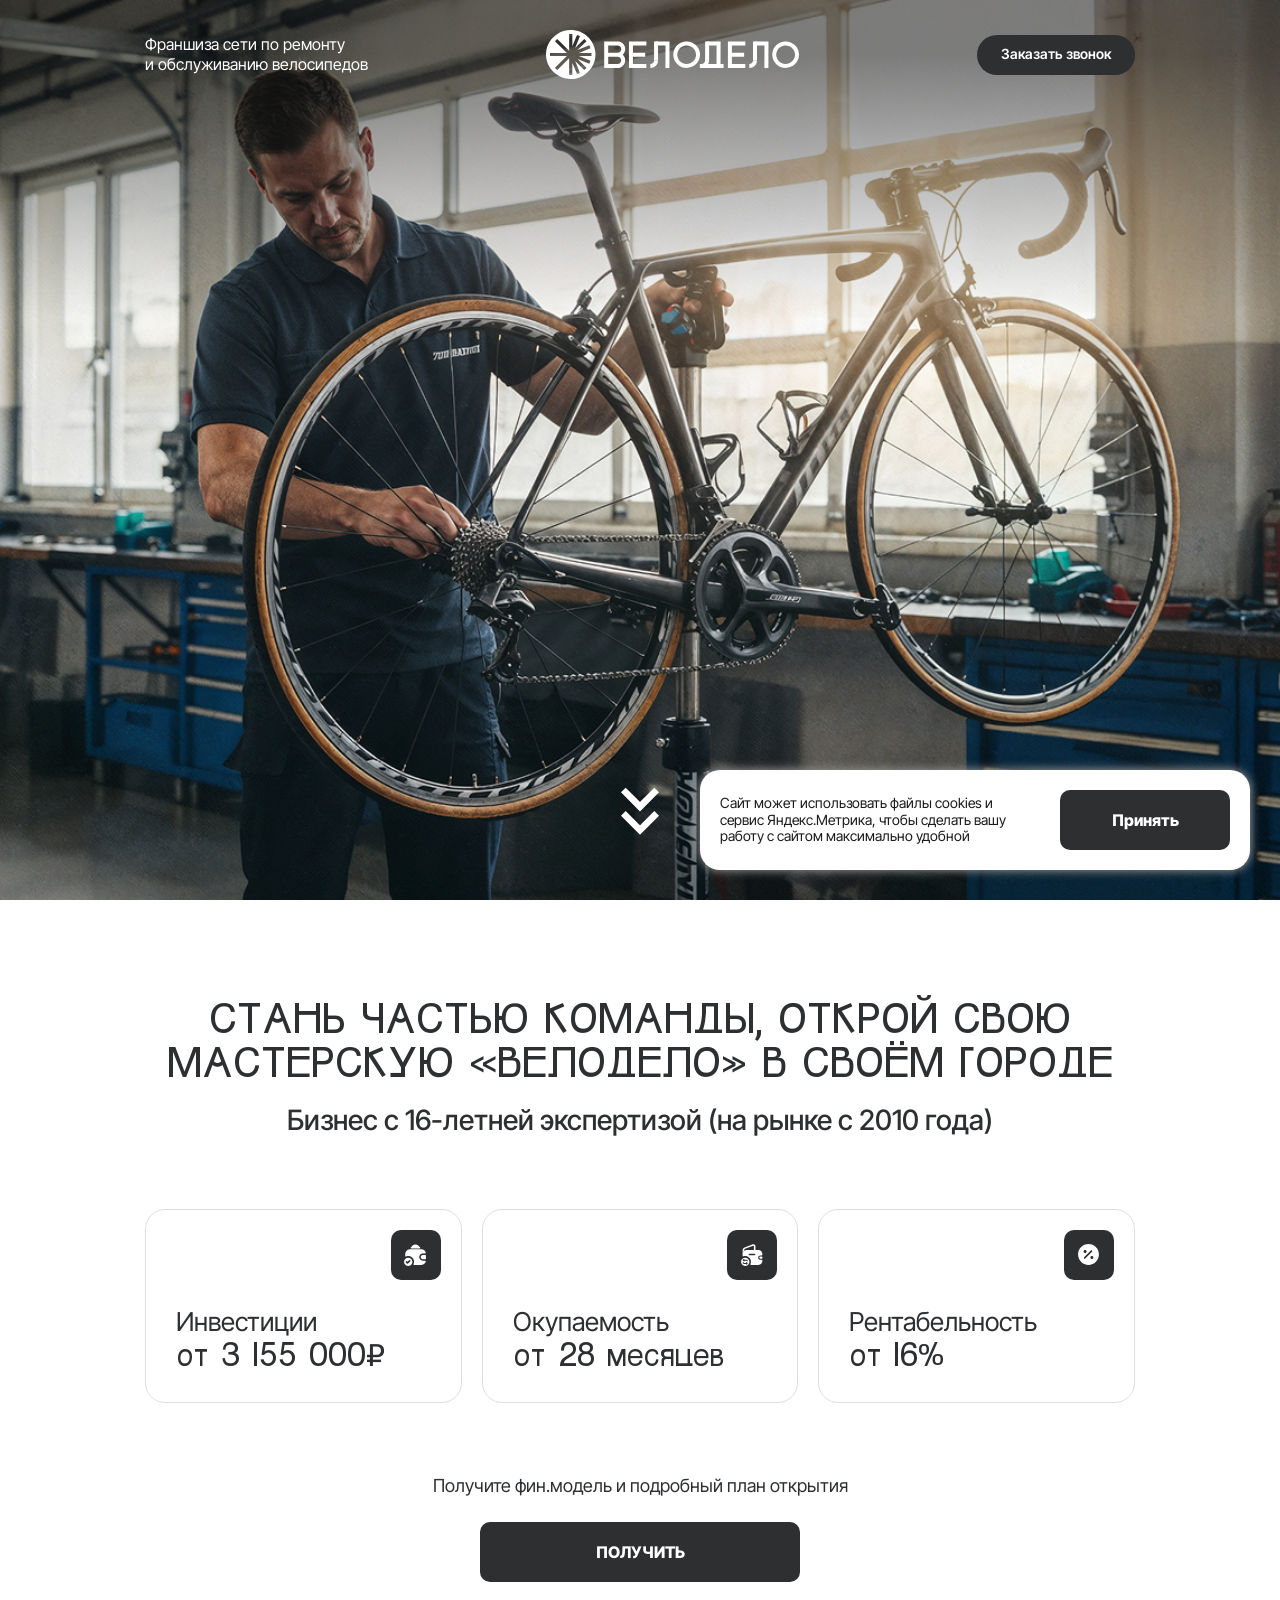
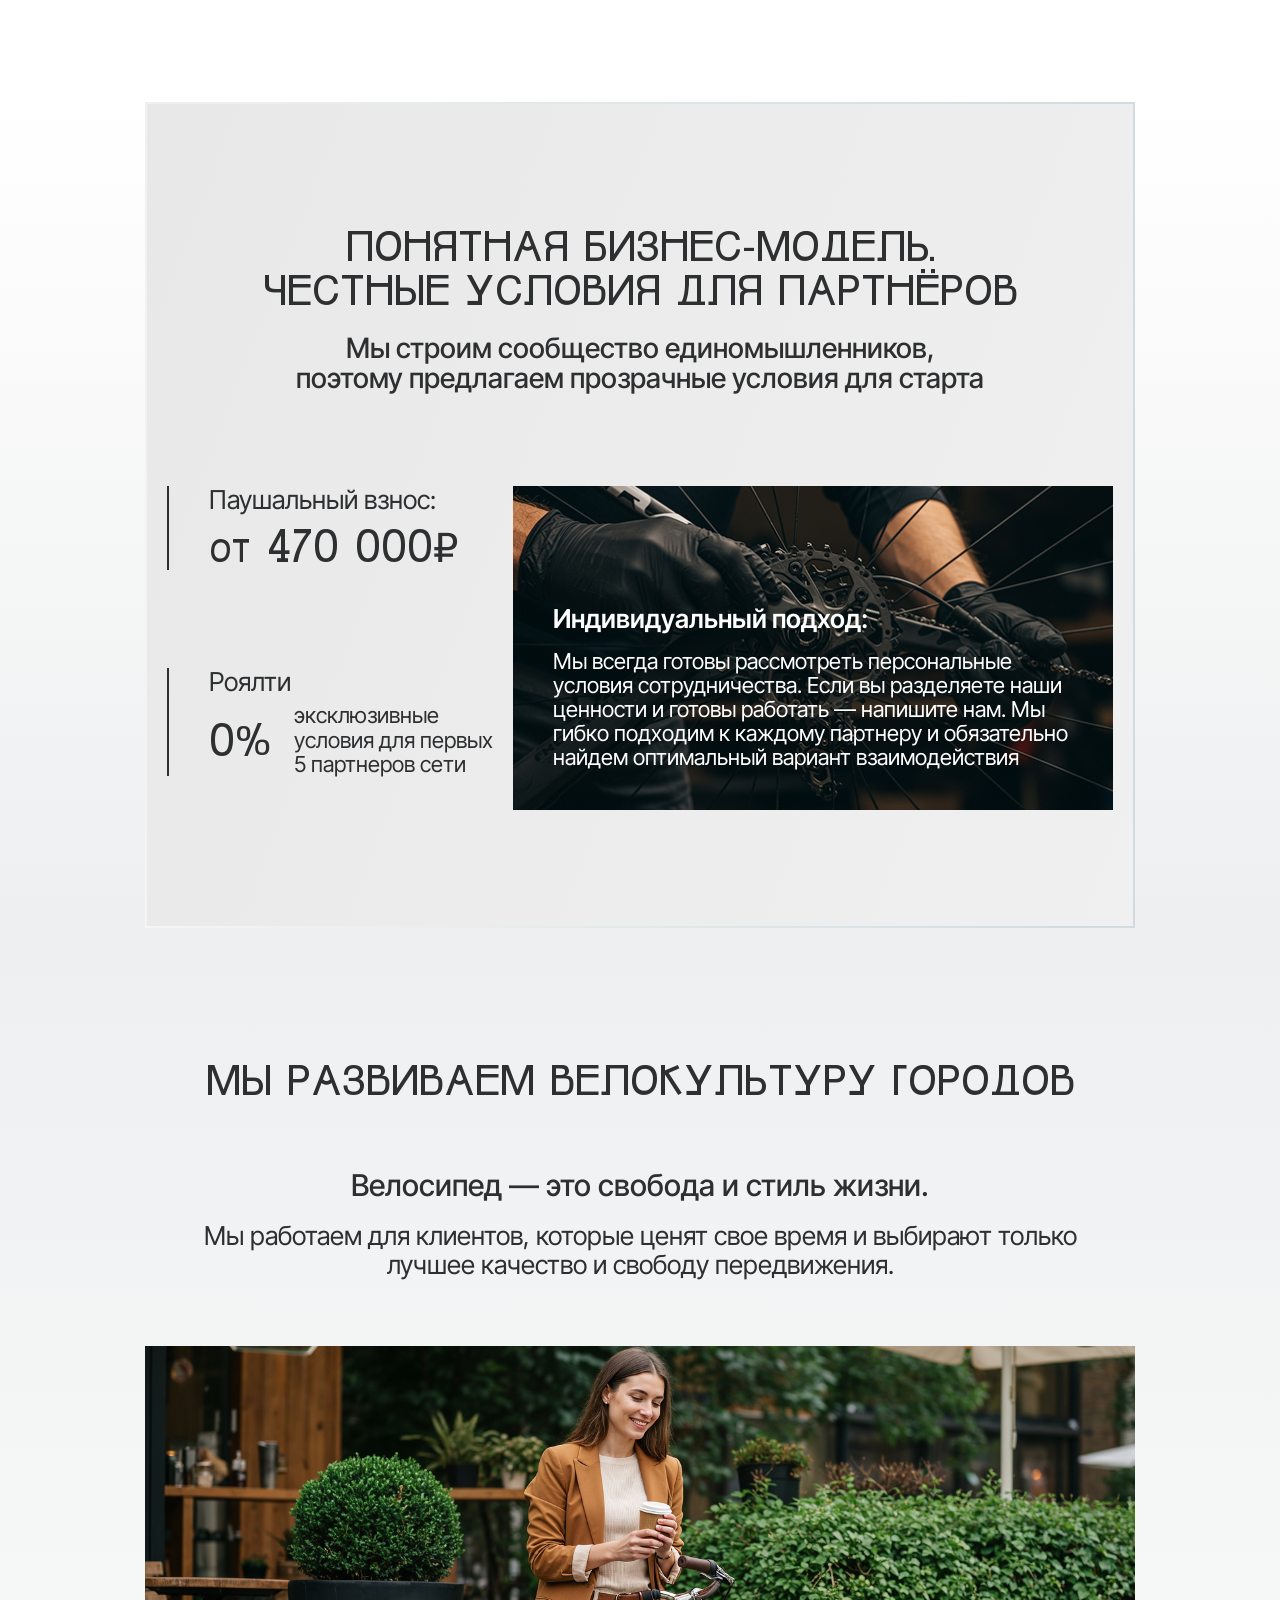
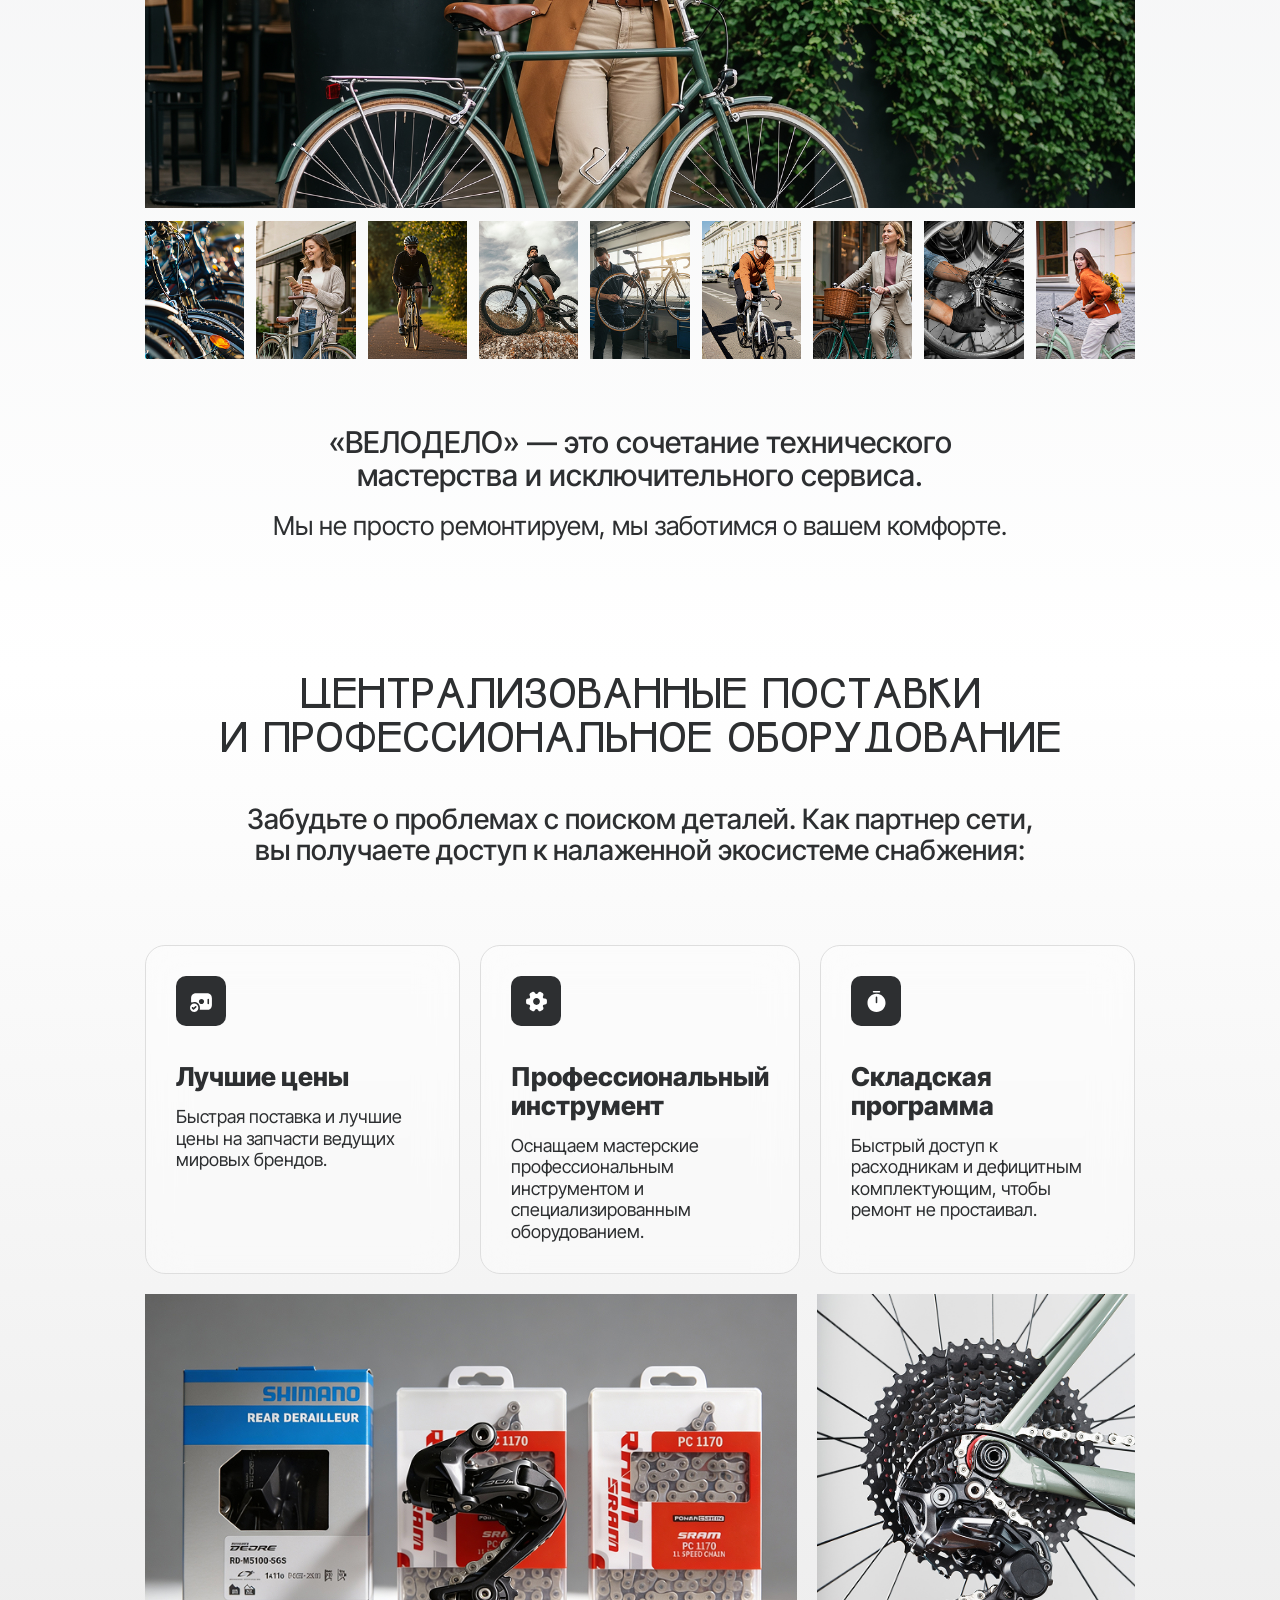
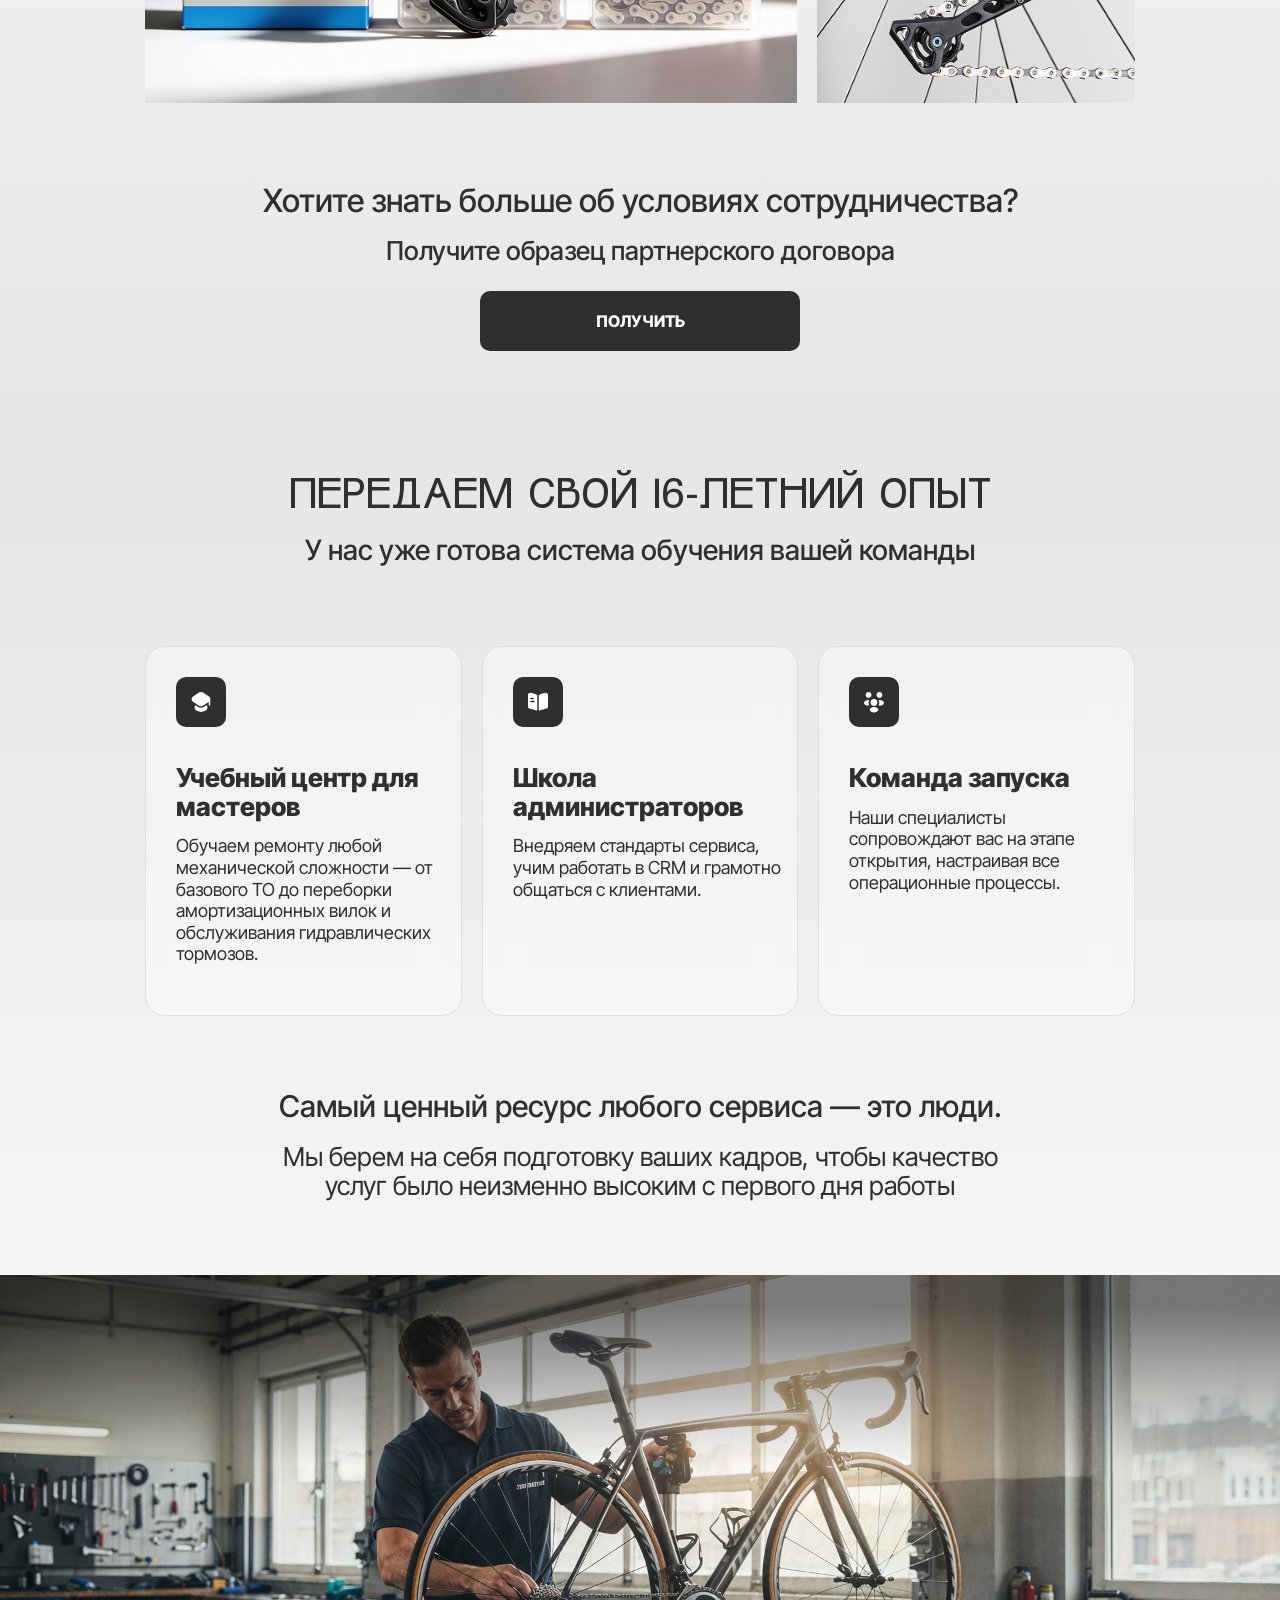
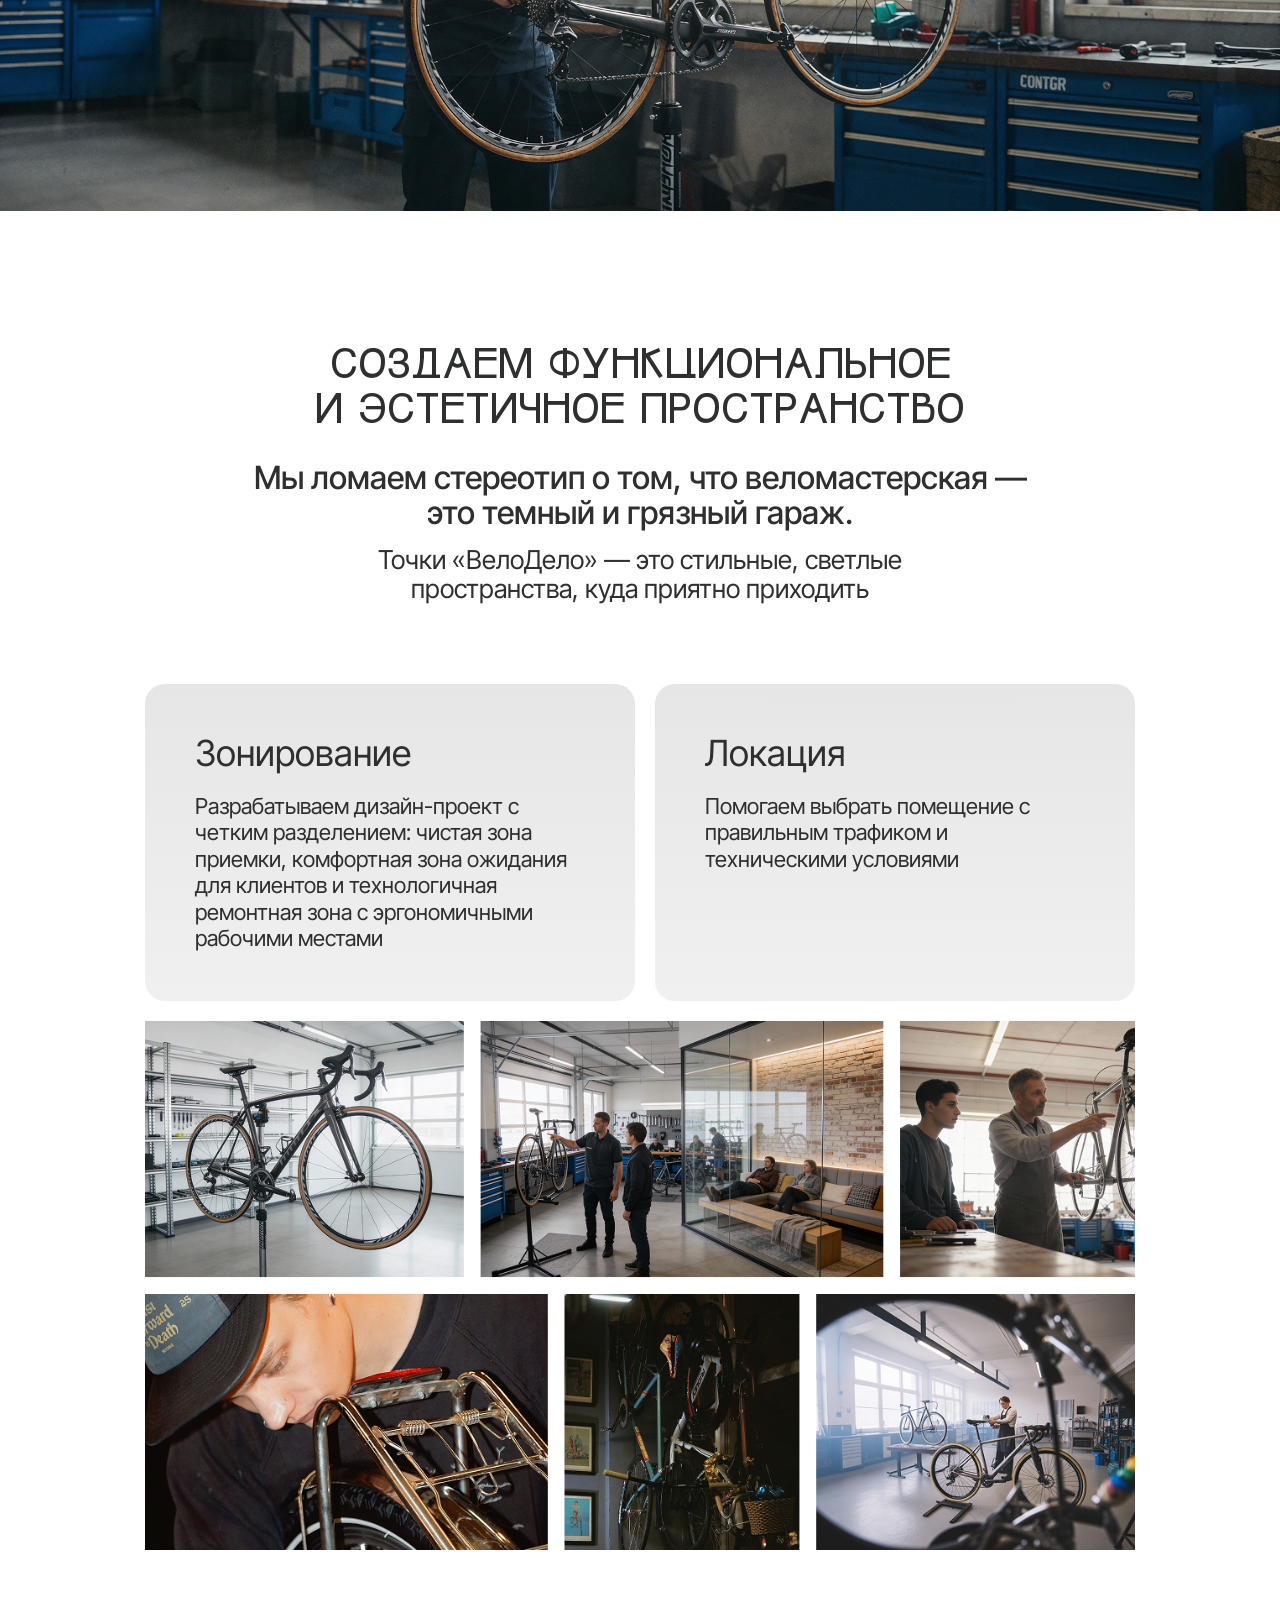
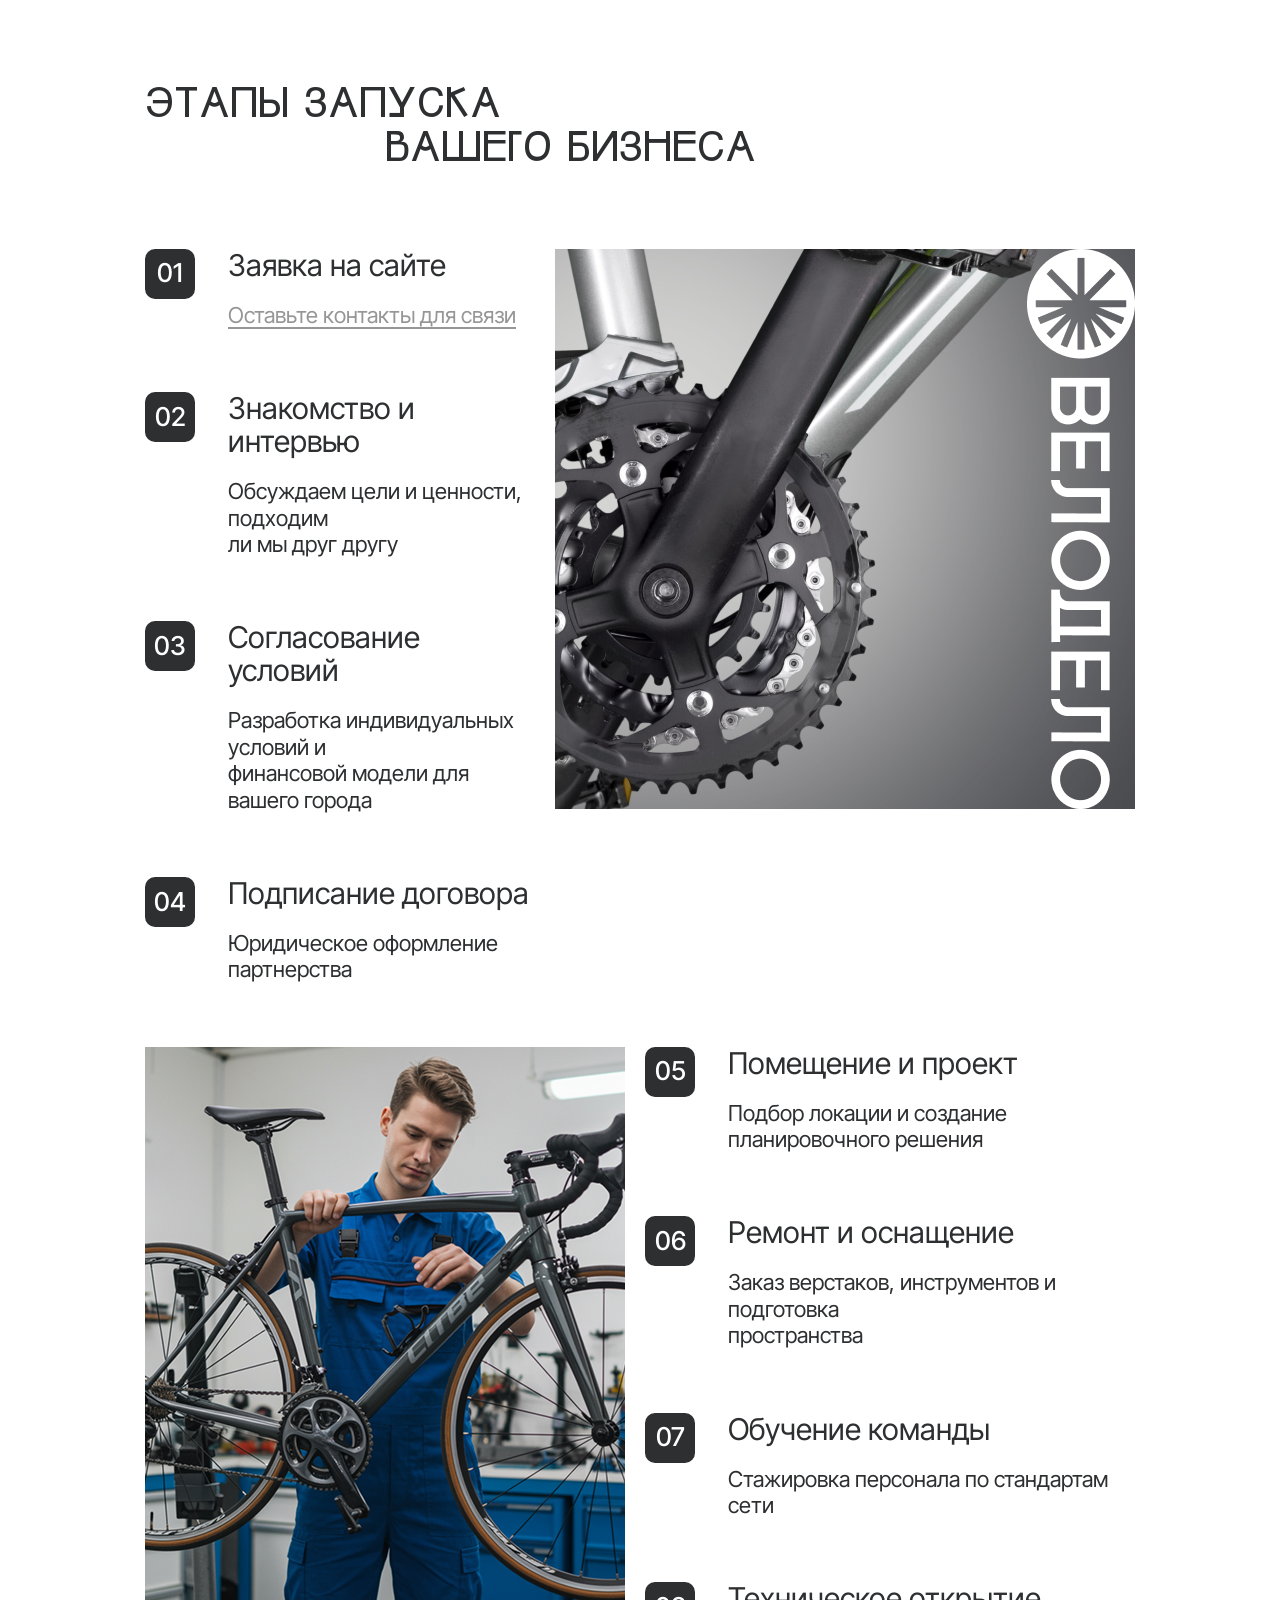
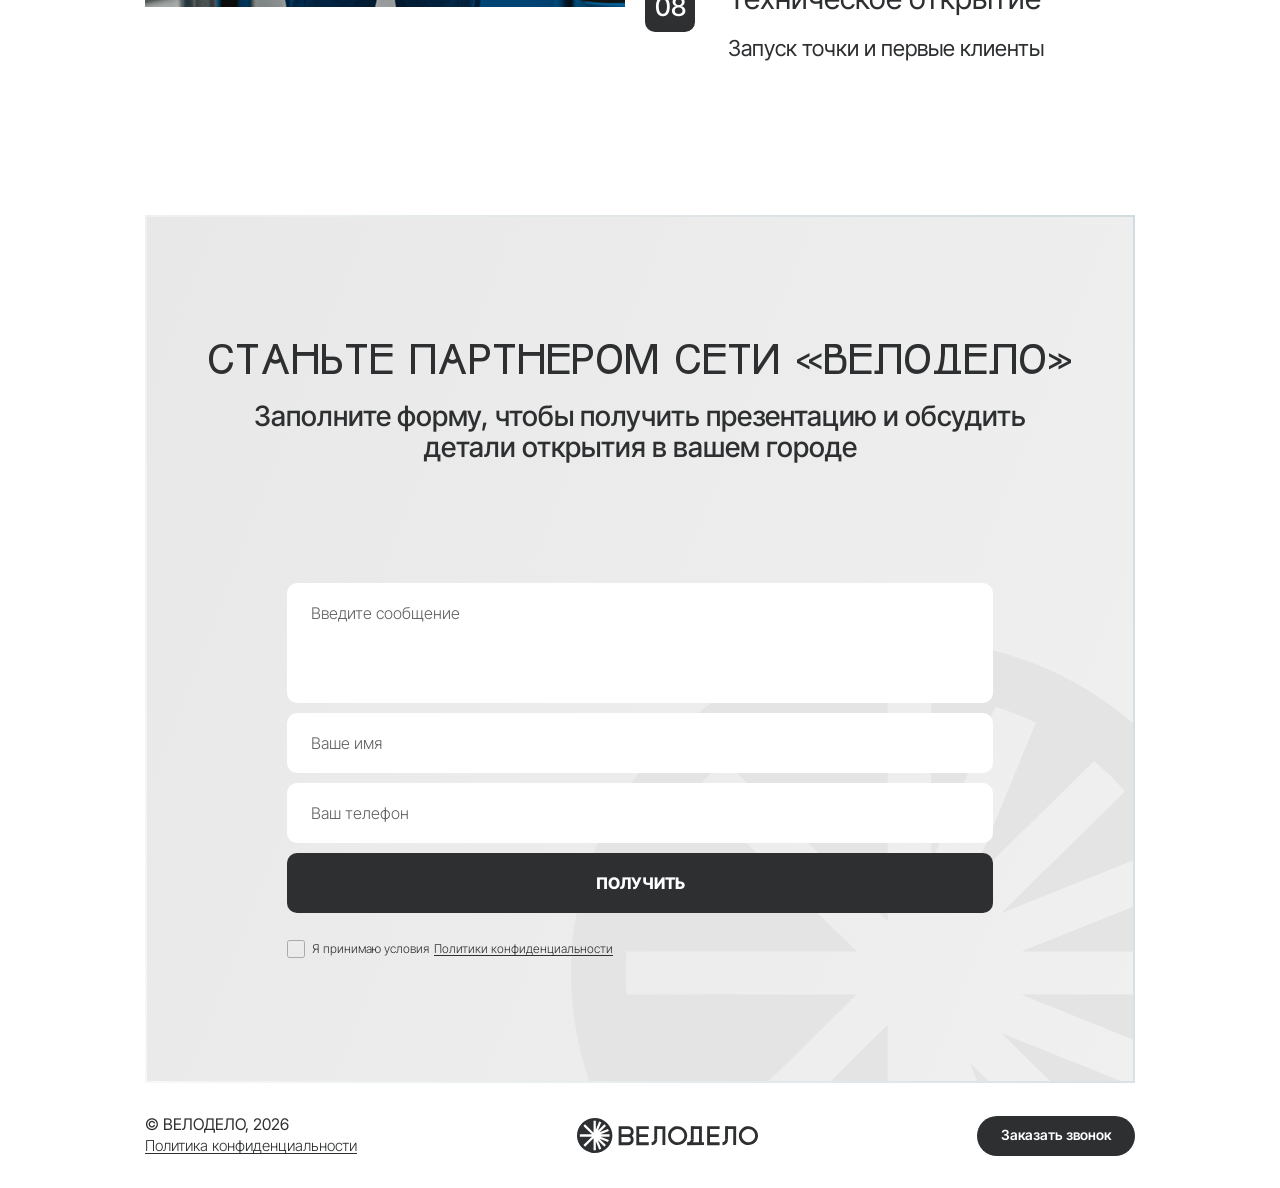
<file: index.html>
<!DOCTYPE html  >
<html lang="ru">
  <head> 
    <meta charset="utf-8"/><title>«велодело» - Франшиза сети по ремонту и обслуживанию велосипедов</title> 
    <meta http-equiv="X-UA-Compatible" content="IE=edge"/>
    <meta name="viewport" content="width=device-width, initial-scale=1, minimum-scale=1.0"/>
    <meta name="description" content=""/>
    <meta name="keywords" content=""/>
    <link rel="apple-touch-icon" href=""/>
    <link rel="icon" href="favicon.ico" type="image/x-icon"/>
    <link rel="stylesheet" href="css/libs.min.css"/>
    <link rel="stylesheet" href="css/style.css"/>
  </head>
  <body> 
    <header class="header widjet">     
      <div class="container">    
        <div class="header-inner"> 
          <div class="header-info">Франшиза сети по ремонту <br> и обслуживанию велосипедов  </div>
          <div class="logo">   <img src="img/header/logo.svg" alt="логотип велодело"/></div><a class="header-call" href="#" data-fancybox="" data-src="#modal" title="Введите данные, мы перезвоним Вам в рабочее время" data-bttitle="Отправить">Заказать звонок   </a>
        </div>
      </div>
      <div class="descp">Франшиза сети по ремонту <br> и обслуживанию велосипедов </div>
    </header>
    <div class="overflow-wrap"> 
      <div class="overflow-inner"> 
        <section class="offer">  
          <div class="offer-banner"> <img src="img/offer/bg.jpg" alt="image" loading="lazy"/></div>
          <div class="offer-banner mob"> <img src="img/offer/bg-mob.jpg" alt="image" loading="lazy"/></div><a href="#second">
             <svg class="offer-icon" width="80" height="80" viewBox="0 0 24 24" fill="none" stroke="white" stroke-width="2">
<path d="M7 13l5 5 5-5M7 6l5 5 5-5"/>
</svg></a>
        </section>
        <section class="second" id="second"> 
          <div class="section-overflow">  
            <div class="container">
              <div class="section-inner"> 
                <h2 class="section-title">Стань частью команды, Открой свою мастерскую «велодело» в своЁм городе</h2>
                <div class="subtitle">Бизнес с 16-летней экспертизой <br class="mob-br"> (на рынке с 2010 года)</div>
                <ul class="second-list"> 
                  <li class="second-item _anim-items _no-anim"> 
                    <div class="second-item__icon">
                       <svg xmlns="http://www.w3.org/2000/svg" width="25" height="25" viewBox="0 0 25 25" fill="none">
<path d="M5.20835 15.625C2.90627 15.625 1.04169 17.4896 1.04169 19.7917C1.04169 20.5729 1.26044 21.3125 1.64585 21.9375C2.3646 23.1458 3.68752 23.9583 5.20835 23.9583C6.72919 23.9583 8.0521 23.1458 8.77085 21.9375C9.15627 21.3125 9.37502 20.5729 9.37502 19.7917C9.37502 17.4896 7.51044 15.625 5.20835 15.625ZM7.26044 19.4479L5.04169 21.5C4.89585 21.6354 4.69794 21.7083 4.51044 21.7083C4.31252 21.7083 4.1146 21.6354 3.95835 21.4792L2.9271 20.4479C2.62502 20.1458 2.62502 19.6458 2.9271 19.3437C3.22919 19.0417 3.72919 19.0417 4.03127 19.3437L4.53127 19.8437L6.19794 18.3021C6.51044 18.0104 7.01044 18.0313 7.3021 18.3438C7.59377 18.6563 7.57294 19.1562 7.26044 19.4479Z" fill="white"/>
<path d="M22.3958 13.0209H19.7916C18.6458 13.0209 17.7083 13.9584 17.7083 15.1042C17.7083 16.25 18.6458 17.1875 19.7916 17.1875H22.3958C22.6875 17.1875 22.9166 16.9584 22.9166 16.6667V13.5417C22.9166 13.25 22.6875 13.0209 22.3958 13.0209Z" fill="white"/>
<path d="M17.2188 5.625C17.5313 5.92708 17.2708 6.39583 16.8333 6.39583L8.20834 6.38542C7.70834 6.38542 7.45834 5.78125 7.81251 5.42708L9.63543 3.59375C11.1771 2.0625 13.6667 2.0625 15.2083 3.59375L17.1771 5.58333C17.1875 5.59375 17.2083 5.61458 17.2188 5.625Z" fill="white"/>
<path d="M22.7813 19.4375C22.1459 21.5833 20.3125 22.9166 17.8125 22.9166H11.0417C10.6354 22.9166 10.375 22.4687 10.5417 22.0937C10.8542 21.3645 11.0521 20.5416 11.0521 19.7916C11.0521 16.6354 8.47919 14.0625 5.32294 14.0625C4.53127 14.0625 3.76044 14.2291 3.0521 14.5416C2.66669 14.7083 2.19794 14.4479 2.19794 14.0312V12.5C2.19794 9.66663 3.90627 7.68746 6.56252 7.35413C6.82294 7.31246 7.10419 7.29163 7.39585 7.29163H17.8125C18.0834 7.29163 18.3438 7.30204 18.5938 7.34371C20.6979 7.58329 22.2188 8.86454 22.7813 10.7708C22.8854 11.1145 22.6354 11.4583 22.2813 11.4583H19.8959C17.6354 11.4583 15.8438 13.5208 16.3334 15.8645C16.6771 17.5729 18.2604 18.75 20 18.75H22.2813C22.6459 18.75 22.8854 19.1041 22.7813 19.4375Z" fill="white"/>
</svg>
                    </div>
                    <div class="second-item__text"> Инвестиции <span>от 3 155 000₽</span></div>
                  </li>
                  <li class="second-item _anim-items _no-anim"> 
                    <div class="second-item__icon">
                       <svg xmlns="http://www.w3.org/2000/svg" width="25" height="25" viewBox="0 0 25 25" fill="none">
<path d="M5.20829 15.625C4.14579 15.625 3.16663 16.0313 2.42704 16.6979C2.26038 16.8438 2.10413 17 1.96871 17.1771C1.38538 17.8958 1.04163 18.8021 1.04163 19.7917C1.04163 22.0938 2.91663 23.9583 5.20829 23.9583C6.20829 23.9583 7.11454 23.6042 7.83329 23.0313C8.41663 22.5417 8.87496 21.9062 9.12496 21.1771C9.29163 20.75 9.37496 20.2812 9.37496 19.7917C9.37496 17.5 7.51038 15.625 5.20829 15.625ZM7.70829 18.9896C7.70829 19.2812 7.47913 19.5 7.19788 19.5C6.91663 19.5 6.68746 19.2812 6.68746 18.9896V18.8854C6.68746 18.7708 6.60413 18.6771 6.48954 18.6771H4.40621C4.51038 18.875 4.48954 19.1146 4.32288 19.2812C4.22913 19.375 4.10413 19.4271 3.95829 19.4271C3.83329 19.4271 3.69788 19.375 3.60413 19.2812L2.85413 18.5313C2.81246 18.4896 2.77079 18.4271 2.73954 18.3646C2.69788 18.2396 2.69788 18.1042 2.73954 17.9792C2.77079 17.9271 2.80204 17.8542 2.85413 17.8125L3.60413 17.0729C3.80204 16.8646 4.12496 16.8646 4.31246 17.0729C4.47913 17.2292 4.49996 17.4792 4.39579 17.6667H6.48954C7.15621 17.6667 7.69788 18.2083 7.69788 18.8854V18.9896H7.70829ZM6.45829 22.6667C6.32288 22.6667 6.18746 22.625 6.09371 22.5208C5.92704 22.3646 5.90621 22.1146 6.01038 21.9271H3.91663C3.24996 21.9271 2.70829 21.3854 2.70829 20.7083V20.6042C2.70829 20.3125 2.93746 20.0938 3.21871 20.0938C3.49996 20.0938 3.72913 20.3125 3.72913 20.6042V20.7083C3.72913 20.8229 3.81246 20.9167 3.92704 20.9167H6.02079C5.91663 20.7187 5.93746 20.4792 6.10413 20.3125C6.30204 20.1146 6.62496 20.1146 6.81246 20.3125L7.56246 21.0625C7.60413 21.1042 7.64579 21.1667 7.67704 21.2292C7.71871 21.3542 7.71871 21.4896 7.67704 21.6146C7.64579 21.6667 7.60413 21.7292 7.56246 21.7708L6.81246 22.5104C6.71871 22.6146 6.58329 22.6667 6.45829 22.6667Z" fill="white"/>
<path d="M15.4687 4.11454V8.07288H13.9062V4.11454C13.9062 3.83329 13.6562 3.69788 13.4895 3.69788C13.4375 3.69788 13.3854 3.70829 13.3333 3.72913L5.07288 6.84371C4.52079 7.05204 4.16663 7.57288 4.16663 8.16663V8.86454C3.21871 9.57288 2.60413 10.7083 2.60413 11.9895V8.16663C2.60413 6.92704 3.36454 5.82288 4.52079 5.38538L12.7916 2.26038C13.0208 2.17704 13.2604 2.13538 13.4895 2.13538C14.5312 2.13538 15.4687 2.97913 15.4687 4.11454Z" fill="white"/>
<path d="M22.3959 15.1042V16.1459C22.3959 16.4271 22.1771 16.6563 21.8855 16.6667H20.3646C19.8125 16.6667 19.3125 16.2605 19.2709 15.7188C19.2396 15.3959 19.3646 15.0938 19.573 14.8855C19.7605 14.6875 20.0209 14.5834 20.3021 14.5834H21.875C22.1771 14.5938 22.3959 14.823 22.3959 15.1042Z" fill="white"/>
<path d="M20.2916 13.4895H21.3541C21.927 13.4895 22.3958 13.0208 22.3958 12.4479V11.9895C22.3958 9.83329 20.6354 8.07288 18.4791 8.07288H6.52079C5.63538 8.07288 4.82288 8.36454 4.16663 8.86454C3.21871 9.57288 2.60413 10.7083 2.60413 11.9895V13.8437C2.60413 14.2395 3.02079 14.4895 3.39579 14.3645C3.97913 14.1666 4.59371 14.0625 5.20829 14.0625C8.36454 14.0625 10.9375 16.6354 10.9375 19.7916C10.9375 20.5416 10.7395 21.3645 10.427 22.0937C10.2604 22.4687 10.5208 22.9166 10.927 22.9166H18.4791C20.6354 22.9166 22.3958 21.1562 22.3958 19V18.802C22.3958 18.2291 21.927 17.7604 21.3541 17.7604H20.4479C19.4479 17.7604 18.4895 17.1458 18.2291 16.177C18.0208 15.3854 18.2708 14.6145 18.7916 14.1145C19.177 13.7187 19.7083 13.4895 20.2916 13.4895ZM14.5833 13.2812H9.37496C8.94788 13.2812 8.59371 12.927 8.59371 12.5C8.59371 12.0729 8.94788 11.7187 9.37496 11.7187H14.5833C15.0104 11.7187 15.3645 12.0729 15.3645 12.5C15.3645 12.927 15.0104 13.2812 14.5833 13.2812Z" fill="white"/>
</svg>
                    </div>
                    <div class="second-item__text"> Окупаемость <span>от 28 месяцев</span></div>
                  </li>
                  <li class="second-item _anim-items _no-anim"> 
                    <div class="second-item__icon">
                       <svg xmlns="http://www.w3.org/2000/svg" width="25" height="25" viewBox="0 0 25 25" fill="none">
<path d="M12.5 2.08337C6.75004 2.08337 2.08337 6.75004 2.08337 12.5C2.08337 18.25 6.75004 22.9167 12.5 22.9167C18.25 22.9167 22.9167 18.25 22.9167 12.5C22.9167 6.75004 18.25 2.08337 12.5 2.08337ZM9.09379 7.97921C9.93754 7.97921 10.6355 8.66671 10.6355 9.52087C10.6355 10.3646 9.94796 11.0625 9.09379 11.0625C8.25004 11.0625 7.55212 10.375 7.55212 9.52087C7.55212 8.66671 8.23962 7.97921 9.09379 7.97921ZM9.21879 16.4584C9.06254 16.6146 8.86462 16.6875 8.66671 16.6875C8.46879 16.6875 8.27087 16.6146 8.11462 16.4584C7.81254 16.1563 7.81254 15.6563 8.11462 15.3542L14.9375 8.53129C15.2396 8.22921 15.7396 8.22921 16.0417 8.53129C16.3438 8.83337 16.3438 9.33337 16.0417 9.63546L9.21879 16.4584ZM15.9063 17.0209C15.0625 17.0209 14.3646 16.3334 14.3646 15.4792C14.3646 14.6355 15.0521 13.9375 15.9063 13.9375C16.75 13.9375 17.448 14.625 17.448 15.4792C17.448 16.3334 16.7605 17.0209 15.9063 17.0209Z" fill="white"/>
</svg>
                    </div>
                    <div class="second-item__text"> Рентабельность <span>от 16%</span></div>
                  </li>
                </ul>
                <div class="second-subtitle">Получите фин.модель и подробный план&nbsp;открытия </div><a class="btn" href="#" data-fancybox="" data-src="#modal" title="Получите фин.модель и подробный план открытия" data-bttitle="ПОЛУЧИТЬ">ПОЛУЧИТЬ</a>
              </div>
            </div>
          </div>
        </section>
        <section class="third"> 
          <div class="section-overflow">  
            <div class="container container-bigger">
              <div class="section-inner-wrap"> 
                <div class="section-inner"> 
                  <h2 class="section-title">Понятная бизнес-модель. <br>Честные условия для&nbsp;партнёров</h2>
                  <div class="subtitle">Мы строим сообщество единомышленников, <br> поэтому предлагаем прозрачные условия&nbsp;для&nbsp;старта</div>
                  <div class="third-content"> 
                    <ul class="third-list"> 
                      <li class="third-item _anim-items _no-anim"> 
                        <div class="third-item__subtitle"> Паушальный взнос: </div>
                        <div class="third-item__row"> 
                          <div class="third-item__title">от 470 000₽</div>
                          <div class="third-item__text"> </div>
                        </div>
                      </li>
                      <li class="third-item _anim-items _no-anim"> 
                        <div class="third-item__subtitle">  Роялти</div>
                        <div class="third-item__row"> 
                          <div class="third-item__title">0%</div>
                          <div class="third-item__text">эксклюзивные<br>  условия для первых<br>  5 партнеров сети</div>
                        </div>
                      </li>
                    </ul>
                    <div class="third-box"> 
                      <div class="third-box__title">Индивидуальный подход:</div>
                      <div class="third-box__text">Мы всегда готовы рассмотреть персональные условия<br> сотрудничества. Если вы разделяете наши ценности и <br>готовы работать — напишите нам. Мы гибко подходим к<br> каждому партнеру и обязательно найдем оптимальный<br> вариант взаимодействия </div>
                    </div>
                  </div>
                </div>
              </div>
            </div>
          </div>
        </section>
        <section class="four"> 
          <div class="section-overflow">  
            <div class="container container-bigger">
              <div class="section-inner"> 
                <h2 class="section-title">Мы развиваем велокультуру городов</h2>
                <div class="subtitle">Велосипед — это свобода и стиль жизни.</div>
                <div class="four-info">Мы работаем для клиентов, которые ценят свое время и выбирают только <br> лучшее качество и свободу передвижения.</div>
                <div class="four-img"> <img src="img/four/1.jpg" alt="image" loading="lazy"/></div>
                <div class="four-slider"> 
                  <div class="four-slide"> <img src="img/four/s1.jpg" alt="image"/></div>
                  <div class="four-slide"> <img src="img/four/s2.jpg" alt="image"/></div>
                  <div class="four-slide"> <img src="img/four/s3.jpg" alt="image"/></div>
                  <div class="four-slide"> <img src="img/four/s4.jpg" alt="image"/></div>
                  <div class="four-slide"> <img src="img/four/s5.jpg" alt="image"/></div>
                  <div class="four-slide"> <img src="img/four/s6.jpg" alt="image"/></div>
                  <div class="four-slide"> <img src="img/four/s7.jpg" alt="image"/></div>
                  <div class="four-slide"> <img src="img/four/s8.jpg" alt="image"/></div>
                  <div class="four-slide"> <img src="img/four/s9.jpg" alt="image"/></div>
                </div>
                <div class="four-bottom-subtitle">«ВЕЛОДЕЛО» — это сочетание технического<br> мастерства и исключительного сервиса.</div>
                <div class="four-bottom-info">Мы не просто ремонтируем, мы заботимся о&nbsp;вашем комфорте.</div>
              </div>
            </div>
          </div>
        </section>
        <section class="five"> 
          <div class="section-overflow">  
            <div class="container">
              <div class="section-inner"> 
                <h2 class="section-title">Централизованные поставки <br>и профессиональное оборудование</h2>
                <div class="subtitle">Забудьте о проблемах с поиском деталей. Как партнер сети,<br> вы получаете&nbsp;доступ к налаженной экосистеме&nbsp;снабжения:</div>
                <ul class="five-list">
                  <li class="five-item _anim-items _no-anim">
                    <div class="five-item__icon">
                       <svg xmlns="http://www.w3.org/2000/svg" width="25" height="25" viewBox="0 0 25 25" fill="none">
<path d="M17.7083 4.1665H7.29165C4.16665 4.1665 2.08331 5.729 2.08331 9.37484V13.0832C2.08331 13.4686 2.47915 13.7082 2.8229 13.5519C3.84373 13.0832 5.02081 12.9061 6.2604 13.1248C8.99998 13.6144 11.0104 16.1561 10.9375 18.9373C10.9271 19.3748 10.8646 19.8019 10.75 20.2186C10.6666 20.5415 10.9271 20.8436 11.2604 20.8436H17.7083C20.8333 20.8436 22.9166 19.2811 22.9166 15.6353V9.37484C22.9166 5.729 20.8333 4.1665 17.7083 4.1665ZM12.5 15.104C11.0625 15.104 9.89581 13.9373 9.89581 12.4998C9.89581 11.0623 11.0625 9.89567 12.5 9.89567C13.9375 9.89567 15.1041 11.0623 15.1041 12.4998C15.1041 13.9373 13.9375 15.104 12.5 15.104ZM20.0521 14.5832C20.0521 15.0103 19.6979 15.3644 19.2708 15.3644C18.8437 15.3644 18.4896 15.0103 18.4896 14.5832V10.4165C18.4896 9.98942 18.8437 9.63525 19.2708 9.63525C19.6979 9.63525 20.0521 9.98942 20.0521 10.4165V14.5832Z" fill="white"/>
<path d="M5.20835 14.5835C2.90627 14.5835 1.04169 16.4481 1.04169 18.7502C1.04169 19.5314 1.26044 20.271 1.64585 20.896C2.3646 22.1043 3.68752 22.9168 5.20835 22.9168C6.72919 22.9168 8.0521 22.1043 8.77085 20.896C9.15627 20.271 9.37502 19.5314 9.37502 18.7502C9.37502 16.4481 7.51044 14.5835 5.20835 14.5835ZM7.26044 18.4064L5.04169 20.4585C4.89585 20.5939 4.69794 20.6668 4.51044 20.6668C4.31252 20.6668 4.1146 20.5939 3.95835 20.4377L2.9271 19.4064C2.62502 19.1043 2.62502 18.6043 2.9271 18.3022C3.22919 18.0002 3.72919 18.0002 4.03127 18.3022L4.53127 18.8022L6.19794 17.2606C6.51044 16.9689 7.01044 16.9897 7.3021 17.3022C7.59377 17.6147 7.57294 18.1147 7.26044 18.4064Z" fill="white"/>
</svg>
                    </div>
                    <h3 class="five-item__title"> Лучшие цены</h3>
                    <div class="five-item__text"> Быстрая поставка и лучшие цены <br>на запчасти ведущих мировых<br> брендов.</div>
                  </li>
                  <li class="five-item _anim-items _no-anim">
                    <div class="five-item__icon">
                       <svg xmlns="http://www.w3.org/2000/svg" width="25" height="25" viewBox="0 0 25 25" fill="none">
<path d="M20.9375 9.60432C19.0521 9.60432 18.2812 8.27099 19.2187 6.63557C19.7604 5.68766 19.4375 4.47932 18.4896 3.93766L16.6875 2.90641C15.8646 2.41682 14.8021 2.70849 14.3125 3.53141L14.1979 3.72932C13.2604 5.36474 11.7187 5.36474 10.7708 3.72932L10.6562 3.53141C10.1875 2.70849 9.12498 2.41682 8.30206 2.90641L6.49998 3.93766C5.55206 4.47932 5.22915 5.69807 5.77081 6.64599C6.71873 8.27099 5.9479 9.60432 4.06248 9.60432C2.97915 9.60432 2.08331 10.4897 2.08331 11.5835V13.4168C2.08331 14.5002 2.96873 15.396 4.06248 15.396C5.9479 15.396 6.71873 16.7293 5.77081 18.3647C5.22915 19.3127 5.55206 20.521 6.49998 21.0627L8.30206 22.0939C9.12498 22.5835 10.1875 22.2918 10.6771 21.4689L10.7916 21.271C11.7291 19.6356 13.2708 19.6356 14.2187 21.271L14.3333 21.4689C14.8229 22.2918 15.8854 22.5835 16.7083 22.0939L18.5104 21.0627C19.4583 20.521 19.7812 19.3022 19.2396 18.3647C18.2916 16.7293 19.0625 15.396 20.9479 15.396C22.0312 15.396 22.9271 14.5106 22.9271 13.4168V11.5835C22.9166 10.5002 22.0312 9.60432 20.9375 9.60432ZM12.5 15.8856C10.6354 15.8856 9.11456 14.3647 9.11456 12.5002C9.11456 10.6356 10.6354 9.11474 12.5 9.11474C14.3646 9.11474 15.8854 10.6356 15.8854 12.5002C15.8854 14.3647 14.3646 15.8856 12.5 15.8856Z" fill="white"/>
</svg>
                    </div>
                    <h3 class="five-item__title"> Профессиональный<br> инструмент</h3>
                    <div class="five-item__text"> Оснащаем мастерские <br>профессиональным инструментом и <br>специализированным оборудованием.</div>
                  </li>
                  <li class="five-item _anim-items _no-anim">
                    <div class="five-item__icon">
                       <svg xmlns="http://www.w3.org/2000/svg" width="25" height="25" viewBox="0 0 25 25" fill="none">
<path d="M12.5 4.84375C7.52083 4.84375 3.46875 8.89583 3.46875 13.875C3.46875 18.8542 7.52083 22.9167 12.5 22.9167C17.4792 22.9167 21.5312 18.8646 21.5312 13.8854C21.5312 8.90625 17.4792 4.84375 12.5 4.84375ZM13.2812 13.5417C13.2812 13.9688 12.9271 14.3229 12.5 14.3229C12.0729 14.3229 11.7188 13.9688 11.7188 13.5417V8.33333C11.7188 7.90625 12.0729 7.55208 12.5 7.55208C12.9271 7.55208 13.2812 7.90625 13.2812 8.33333V13.5417Z" fill="white"/>
<path d="M15.5105 3.59391H9.48962C9.07296 3.59391 8.73962 3.26058 8.73962 2.84391C8.73962 2.42725 9.07296 2.0835 9.48962 2.0835H15.5105C15.9271 2.0835 16.2605 2.41683 16.2605 2.8335C16.2605 3.25016 15.9271 3.59391 15.5105 3.59391Z" fill="white"/>
</svg>
                    </div>
                    <h3 class="five-item__title"> Складская программа</h3>
                    <div class="five-item__text"> Быстрый доступ к расходникам и<br> дефицитным комплектующим, <br>чтобы ремонт не простаивал.</div>
                  </li>
                </ul>
                <div class="five-images"> 
                  <div class="five-img"> <img src="img/five/1.jpg" alt="image" loading="lazy"/></div>
                  <div class="five-img"> <img src="img/five/2.jpg" alt="image" loading="lazy"/></div>
                </div>
                <div class="five-bottom__subtitle">Хотите знать больше об условиях&nbsp;сотрудничества?</div>
                <div class="five-bottom__info">Получите образец партнерского договора</div><a class="btn" href="#" data-fancybox="" data-src="#modal" title="Получите образец партнерского договора" data-bttitle="ПОЛУЧИТЬ">ПОЛУЧИТЬ</a>
              </div>
            </div>
          </div>
        </section>
        <section class="six"> 
          <div class="section-overflow">  
            <div class="container">
              <div class="section-inner"> 
                <h2 class="section-title">Передаем свой <br class="mob-br"> 16-летний&nbsp;опыт</h2>
                <div class="subtitle">У нас уже готова система обучения вашей команды</div>
                <ul class="six-list">
                  <li class="six-item _anim-items _no-anim">
                    <div class="six-item__icon">
                       <svg xmlns="http://www.w3.org/2000/svg" width="24" height="24" viewBox="0 0 24 24" fill="none">
<path d="M16.83 15.6402C17.5 15.2002 18.38 15.6802 18.38 16.4802V17.7702C18.38 19.0402 17.39 20.4002 16.2 20.8002L13.01 21.8602C12.45 22.0502 11.54 22.0502 10.99 21.8602L7.8 20.8002C6.6 20.4002 5.62 19.0402 5.62 17.7702V16.4702C5.62 15.6802 6.5 15.2002 7.16 15.6302L9.22 16.9702C10.01 17.5002 11.01 17.7602 12.01 17.7602C13.01 17.7602 14.01 17.5002 14.8 16.9702L16.83 15.6402Z" fill="white"/>
<path d="M19.98 6.46006L13.99 2.53006C12.91 1.82006 11.13 1.82006 10.05 2.53006L4.03002 6.46006C2.10002 7.71006 2.10002 10.5401 4.03002 11.8001L5.63002 12.8401L10.05 15.7201C11.13 16.4301 12.91 16.4301 13.99 15.7201L18.38 12.8401L19.75 11.9401V15.0001C19.75 15.4101 20.09 15.7501 20.5 15.7501C20.91 15.7501 21.25 15.4101 21.25 15.0001V10.0801C21.65 8.79006 21.24 7.29006 19.98 6.46006Z" fill="white"/>
</svg>
                    </div>
                    <h3 class="six-item__title"> Учебный центр для<br> мастеров</h3>
                    <div class="six-item__text"> Обучаем ремонту любой механической<br> сложности — от базового ТО до<br> переборки амортизационных вилок и<br> обслуживания гидравлических<br> тормозов.</div>
                  </li>
                  <li class="six-item _anim-items _no-anim">
                    <div class="six-item__icon">
                       <svg xmlns="http://www.w3.org/2000/svg" width="24" height="24" viewBox="0 0 24 24" fill="none">
<path d="M22 4.85018V16.7402C22 17.7102 21.21 18.6002 20.24 18.7202L19.93 18.7602C18.29 18.9802 15.98 19.6602 14.12 20.4402C13.47 20.7102 12.75 20.2202 12.75 19.5102V5.60018C12.75 5.23018 12.96 4.89018 13.29 4.71018C15.12 3.72018 17.89 2.84018 19.77 2.68018H19.83C21.03 2.68018 22 3.65018 22 4.85018Z" fill="white"/>
<path d="M10.71 4.71018C8.87999 3.72018 6.10999 2.84018 4.22999 2.68018H4.15999C2.95999 2.68018 1.98999 3.65018 1.98999 4.85018V16.7402C1.98999 17.7102 2.77999 18.6002 3.74999 18.7202L4.05999 18.7602C5.69999 18.9802 8.00999 19.6602 9.86999 20.4402C10.52 20.7102 11.24 20.2202 11.24 19.5102V5.60018C11.24 5.22018 11.04 4.89018 10.71 4.71018ZM4.99999 7.74018H7.24999C7.65999 7.74018 7.99999 8.08018 7.99999 8.49018C7.99999 8.91018 7.65999 9.24018 7.24999 9.24018H4.99999C4.58999 9.24018 4.24999 8.91018 4.24999 8.49018C4.24999 8.08018 4.58999 7.74018 4.99999 7.74018ZM7.99999 12.2402H4.99999C4.58999 12.2402 4.24999 11.9102 4.24999 11.4902C4.24999 11.0802 4.58999 10.7402 4.99999 10.7402H7.99999C8.40999 10.7402 8.74999 11.0802 8.74999 11.4902C8.74999 11.9102 8.40999 12.2402 7.99999 12.2402Z" fill="white"/>
</svg>
                    </div>
                    <h3 class="six-item__title"> Школа <br>администраторов</h3>
                    <div class="six-item__text"> Внедряем стандарты сервиса,<br> учим работать в CRM и грамотно<br> общаться с клиентами.</div>
                  </li>
                  <li class="six-item _anim-items _no-anim">
                    <div class="six-item__icon">
                       <svg xmlns="http://www.w3.org/2000/svg" width="24" height="24" viewBox="0 0 24 24" fill="none">
<path d="M17.53 7.77C17.46 7.76 17.39 7.76 17.32 7.77C15.77 7.72 14.54 6.45 14.54 4.89C14.54 3.3 15.83 2 17.43 2C19.02 2 20.32 3.29 20.32 4.89C20.31 6.45 19.08 7.72 17.53 7.77Z" fill="white"/>
<path d="M20.79 14.6999C19.67 15.4499 18.1 15.7299 16.65 15.5399C17.03 14.7199 17.23 13.8099 17.24 12.8499C17.24 11.8499 17.02 10.8999 16.6 10.0699C18.08 9.86991 19.65 10.1499 20.78 10.8999C22.36 11.9399 22.36 13.6499 20.79 14.6999Z" fill="white"/>
<path d="M6.44003 7.77C6.51003 7.76 6.58003 7.76 6.65003 7.77C8.20003 7.72 9.43003 6.45 9.43003 4.89C9.43003 3.29 8.14003 2 6.54003 2C4.95003 2 3.66003 3.29 3.66003 4.89C3.66003 6.45 4.89003 7.72 6.44003 7.77Z" fill="white"/>
<path d="M6.55 12.8501C6.55 13.8201 6.75999 14.7401 7.14 15.5701C5.73 15.7201 4.26 15.4201 3.18 14.7101C1.6 13.6601 1.6 11.9501 3.18 10.9001C4.25 10.1801 5.75999 9.8901 7.18 10.0501C6.77 10.8901 6.55 11.8401 6.55 12.8501Z" fill="white"/>
<path d="M12.12 15.87C12.04 15.86 11.95 15.86 11.86 15.87C10.02 15.81 8.55005 14.3 8.55005 12.44C8.56005 10.54 10.09 9 12 9C13.9 9 15.44 10.54 15.44 12.44C15.43 14.3 13.97 15.81 12.12 15.87Z" fill="white"/>
<path d="M8.87005 17.9401C7.36005 18.9501 7.36005 20.6101 8.87005 21.6101C10.59 22.7601 13.41 22.7601 15.13 21.6101C16.64 20.6001 16.64 18.9401 15.13 17.9401C13.42 16.7901 10.6 16.7901 8.87005 17.9401Z" fill="white"/>
</svg>
                    </div>
                    <h3 class="six-item__title"> Команда запуска</h3>
                    <div class="six-item__text"> Наши специалисты <br>сопровождают вас на этапе<br> открытия, настраивая все <br>операционные процессы.</div>
                  </li>
                </ul>
                <div class="six-bottom__subtitle">Самый ценный ресурс любого сервиса — это люди. </div>
                <div class="six-bottom__info">Мы берем на себя подготовку ваших кадров, чтобы качество <br>услуг было неизменно высоким с первого дня работы</div>
              </div>
            </div>
            <div class="six-img"> <img src="img/offer/bg.jpg" alt="image" loading="lazy"/></div>
          </div>
        </section>
        <section class="seven"> 
          <div class="section-overflow">  
            <div class="container">
              <div class="section-inner"> 
                <h2 class="section-title">Создаем функциональное <br> и эстетичное пространство</h2>
                <div class="subtitle seven-subtitle"> Мы ломаем стереотип о том, что веломастерская — <br> это темный и&nbsp;грязный&nbsp;гараж.</div>
                <div class="seven-info">Точки «ВелоДело» — это стильные, светлые<br>  пространства, куда приятно приходить</div>
                <ul class="seven-list">
                  <li class="seven-item _anim-items _no-anim">
                    <h3 class="seven-item__title"> Зонирование</h3>
                    <div class="seven-item__text"> Разрабатываем дизайн-проект с четким разделением:<br> чистая зона приемки, комфортная зона ожидания для<br> клиентов и технологичная ремонтная зона с<br> эргономичными рабочими местами</div>
                  </li>
                  <li class="seven-item _anim-items _no-anim">
                    <h3 class="seven-item__title"> Локация</h3>
                    <div class="seven-item__text"> Помогаем выбрать<br> помещение с правильным<br> трафиком и техническими<br> условиями</div>
                  </li>
                </ul>
                <div class="seven-img"> <img src="img/seven/1.png" alt="image" loading="lazy"/></div>
              </div>
            </div>
          </div>
        </section>
        <section class="eight"> 
          <div class="eight-overflow"> 
            <div class="container"> 
              <div class="section-inner"> 
                <h2 class="section-title">Этапы запуска<span>вашего бизнеса</span></h2>
                <div class="eight-rows">
                  <div class="eight-row"> 
                    <div class="eight-list"> 
                      <div class="eight-item _anim-items _no-anim"> 
                        <div class="eight-item__number">01</div>
                        <div class="eight-item__content"> 
                          <div class="eight-item__title">Заявка на сайте</div><a class="eight-item__link" href="#last">Оставьте контакты для связи</a>
                        </div>
                      </div>
                      <div class="eight-item _anim-items _no-anim"> 
                        <div class="eight-item__number">02</div>
                        <div class="eight-item__content"> 
                          <div class="eight-item__title">Знакомство и интервью</div>
                          <div class="eight-item__text">Обсуждаем цели и ценности, подходим <br> ли мы друг другу</div>
                        </div>
                      </div>
                      <div class="eight-item _anim-items _no-anim"> 
                        <div class="eight-item__number">03</div>
                        <div class="eight-item__content"> 
                          <div class="eight-item__title">Согласование условий</div>
                          <div class="eight-item__text">Разработка индивидуальных условий и<br> финансовой модели для вашего города</div>
                        </div>
                      </div>
                      <div class="eight-item _anim-items _no-anim"> 
                        <div class="eight-item__number">04</div>
                        <div class="eight-item__content"> 
                          <div class="eight-item__title">Подписание договора</div>
                          <div class="eight-item__text">Юридическое оформление партнерства</div>
                        </div>
                      </div>
                    </div>
                    <div class="eight-img"> <img src="img/eight/1.jpg" alt="image" loading="lazy"/></div>
                  </div>
                  <div class="eight-row"> 
                    <div class="eight-list"> 
                      <div class="eight-item _anim-items _no-anim"> 
                        <div class="eight-item__number">05</div>
                        <div class="eight-item__content"> 
                          <div class="eight-item__title">Помещение и проект</div>
                          <div class="eight-item__text">Подбор локации и создание<br> планировочного решения</div>
                        </div>
                      </div>
                      <div class="eight-item _anim-items _no-anim"> 
                        <div class="eight-item__number">06</div>
                        <div class="eight-item__content"> 
                          <div class="eight-item__title">Ремонт и оснащение</div>
                          <div class="eight-item__text">Заказ верстаков, инструментов и подготовка <br>пространства</div>
                        </div>
                      </div>
                      <div class="eight-item _anim-items _no-anim"> 
                        <div class="eight-item__number">07</div>
                        <div class="eight-item__content"> 
                          <div class="eight-item__title">Обучение команды</div>
                          <div class="eight-item__text">Стажировка персонала по стандартам сети</div>
                        </div>
                      </div>
                      <div class="eight-item _anim-items _no-anim"> 
                        <div class="eight-item__number">08</div>
                        <div class="eight-item__content"> 
                          <div class="eight-item__title">Техническое открытие</div>
                          <div class="eight-item__text">Запуск точки и первые клиенты</div>
                        </div>
                      </div>
                    </div>
                    <div class="eight-img"> <img src="img/eight/2.jpg" alt="image" loading="lazy"/></div>
                  </div>
                </div>
              </div>
            </div>
          </div>
        </section>
        <section class="last" id="last"> 
          <div class="section-overflow">   
            <div class="container container-bigger">
              <div class="section-inner-wrap"> 
                <div class="section-inner">
                   <svg class="last-icon" xmlns="http://www.w3.org/2000/svg" width="562" height="441" viewBox="0 0 562 441" fill="none">
<path d="M338.5 0C271.551 0 206.106 19.5301 150.44 56.1206C94.7736 92.7111 51.3872 144.719 25.7669 205.566C0.146667 266.414 -6.55676 333.369 6.50433 397.965C19.5654 462.561 51.8044 521.896 99.1445 568.466C146.485 615.037 206.799 646.752 272.462 659.601C338.125 672.45 406.186 665.856 468.038 640.652C529.891 615.448 582.758 572.766 619.952 518.005C657.147 463.243 677 398.861 677 333C676.892 244.716 641.194 160.078 577.736 97.6512C514.278 35.2247 428.243 0.106602 338.5 0ZM608.754 418.237C604.302 431.89 598.771 445.179 592.211 457.982L430.359 393.074L553.884 514.619C544.393 525.501 534.071 535.655 523.01 544.992L398.748 422.749L464.509 583.153C451.459 589.546 437.924 594.933 424.026 599.266L360.339 443.696V611.484C353.059 612.022 345.78 612.29 338.5 612.29C331.22 612.29 323.941 612.022 316.661 611.484V384.857L153.881 544.992C142.813 535.661 132.491 525.507 123.007 514.619L285.787 354.484H55.4159C54.8699 347.322 54.5969 340.161 54.5969 333C54.5969 325.839 54.8699 318.677 55.4159 311.516H285.787L123.007 151.381C132.498 140.499 142.82 130.345 153.881 121.008L316.661 281.143V54.5422C323.941 53.9872 331.22 53.7097 338.5 53.7097C345.78 53.7097 353.059 53.9872 360.339 54.5422V222.439L424.272 66.6805C438.172 71.0057 451.708 76.393 464.755 82.7934L398.939 243.144L523.119 121.008C534.174 130.352 544.495 140.506 553.993 151.381L430.223 273.14L592.375 208.286C598.868 221.118 604.344 234.424 608.754 248.085L450.26 311.516H621.557C622.121 318.677 622.403 325.839 622.403 333C622.403 340.161 622.121 347.322 621.557 354.484H449.932L608.754 418.237Z" fill="#E4E4E4"/>
</svg>
                  <h2 class="section-title">Станьте партнером сети «ВЕЛОДЕЛО»</h2>
                  <div class="subtitle">Заполните форму, чтобы получить презентацию и обсудить <br> детали открытия в вашем городе</div>
                  <div class="form-inner">
                    <form class="form-section-inner sectionForm" action="#">
                      <div class="form-section-wrap"> 
                        <textarea name="message" placeholder="Введите сообщение"></textarea>
                        <div class="form-section-row"> 
                          <input type="text" autocomplete="off" name="name" placeholder="Ваше имя"/>
                        </div>
                        <div class="form-section-row tell"> 
                          <input class="phone" type="tel" data-inputmask="'mask': '+7 (999) 999 9999'" autocomplete="off" name="phone" placeholder="Ваш телефон"/>
                        </div>
                        <input type="text" name="section-name-text" value="Получите подробную  презентацию франшизы в 1 клик" hidden="hidden"/>
                        <input type="text" name="section-btn-text" value="Получить" hidden="hidden"/>
                        <input type="text" name="section-name" value="Открытая" hidden="hidden"/>
                        <input id="antispam" name="names" type="hidden" value=""/>
                        <input class="honeypot" type="text" name="honeyfield" style="display:none"/>
                        <button class="btn form-section-btn" type="submit">Получить</button>
                      </div>
                      <div class="form-info__bottom">Согласитесь с политикой конфиденциальности</div>
                      <div class="form-bottom"> 
                        <input type="checkbox" id="police10"/>
                        <label for="police10"> <span class="form-allert">Я принимаю условия </span></label><a class="politica" href="#" data-fancybox="" data-src="#modal-politika">Политики конфиденциальности</a>
                      </div>
                      <div class="preload__box">
                        <div class="flex align-item">
                          <div id="floatingCirclesG">
                            <div class="f_circleG" id="frotateG_01"></div>
                            <div class="f_circleG" id="frotateG_02"></div>
                            <div class="f_circleG" id="frotateG_03"></div>
                            <div class="f_circleG" id="frotateG_04"></div>
                            <div class="f_circleG" id="frotateG_05"></div>
                            <div class="f_circleG" id="frotateG_06"></div>
                            <div class="f_circleG" id="frotateG_07"></div>
                            <div class="f_circleG" id="frotateG_08"> </div>
                          </div>
                        </div>
                      </div>
                    </form>
                  </div>
                </div>
              </div>
            </div>
          </div>
        </section>
        <footer class="footer widjet">            
          <div class="container">      
            <div class="header-inner">
              <div class="footer-left"> 
                <div class="footer-text">© ВЕЛОДЕЛО, <span>2026</span></div><a class="politica" href="#" data-fancybox="" data-src="#modal-politika">Политика конфиденциальности</a>
              </div>
              <div class="logo">  <img src="img/footer/logo.svg" alt="логотип велодело"/></div><a class="header-call" href="#" data-fancybox="" data-src="#modal" title="Введите данные, мы перезвоним Вам в рабочее время" data-bttitle="Отправить">Заказать звонок  </a>
            </div>
          </div>
        </footer><button id="scrollTopBtn" title="Наверх"><svg viewBox="0 0 24 24" width="24" height="24" fill="none" xmlns="http://www.w3.org/2000/svg"> <path d="M12 4L12 20M12 4L6 10M12 4L18 10" stroke="white" stroke-width="2.5" stroke-linecap="round" stroke-linejoin="round"/> </svg></button>
<div class="scrolled-wrap">
<a data-fancybox data-src="#modal" href="#" data-bttitle="Получить" title="Получите презентацию франшизы с подробным бизнес-планом" class="buttonScolled btn">Получите презентацию + БП</a>
</div>
        <div id="modalcoocke"> 
          <div class="modal-content d-flex">  
            <div class="modal-top__title tac"> Сайт может использовать файлы cookies и сервис Яндекс.Метрика, чтобы сделать вашу работу с сайтом максимально удобной</div>
            <div class="btn coocke-btn">Принять</div>
          </div>
        </div>
      </div>
    </div>
    <!--.modal -->
    <div class="modal-content-inner" id="modal"> 
      <div class="modal-content d-flex"> 
        <div class="modal-content-info"> 
          <div class="modal-top__title tac" id="modalTitle">  </div>
          <form class="sectionForm"> 
            <div class="form-section-row"> 
              <input class="tandem-form__inp inp" type="text" name="name" autocomplete="off" placeholder="Ваше имя" requared="requared"/>
            </div>
            <div class="form-section-row">
              <input class="phone" type="tel" data-inputmask="'mask': '+7 (999) 999 9999'" autocomplete="off" name="phone" placeholder="Ваш телефон"/>
            </div>
            <input id="modalTitle2" type="text" name="section-name-text" value="Обратный звонок" hidden="hidden"/>
            <input id="modalsubmit2" type="text" name="section-btn-text" value="Отправить" hidden="hidden"/>
            <input type="text" name="section-name" value="закрытая" hidden="hidden"/>
            <input id="antispam" name="names" type="hidden" value=""/>
            <button class="callBack-form__btn btn" type="submit" id="modalsubmit">Отправить</button>
            <div class="form-info__bottom">Согласитесь с политикой конфиденциальности</div>
            <div class="form-bottom"> 
              <input type="checkbox" id="police11"/>
              <label for="police11"> <span class="form-allert">Я принимаю условия </span></label><a class="politica" href="#" data-fancybox="" data-src="#modal-politika">Политики конфиденциальности</a>
            </div>
            <div class="preload__box">
              <div class="flex align-item">
                <div id="floatingCirclesG">
                  <div class="f_circleG" id="frotateG_01"></div>
                  <div class="f_circleG" id="frotateG_02"></div>
                  <div class="f_circleG" id="frotateG_03"></div>
                  <div class="f_circleG" id="frotateG_04"></div>
                  <div class="f_circleG" id="frotateG_05"></div>
                  <div class="f_circleG" id="frotateG_06"></div>
                  <div class="f_circleG" id="frotateG_07"></div>
                  <div class="f_circleG" id="frotateG_08"> </div>
                </div>
              </div>
            </div>
          </form>
        </div>
      </div>
    </div>
    <div class="modal-content-inner" id="modal-callBack"> 
      <div class="modal-content d-flex"> 
        <div class="modal-content-info"> 
          <h3 class="modal-top__title tac"> Мы провели анализ локаций,<br> доступных в вашем городе,<br> и готовы поделиться<br> результатами с вами</h3>
          <p class="modal-top__text tac">Оставьте ваши контактные<br> данные и мы сообщим результаты проверки любым удобным способом<br><br></p>
          <form class="sectionForm">
            <div class="form-section-row">
              <input class="tandem-form__inp phone inp phone" type="text" name="phone" placeholder="Ваш телефон" requared="requared"/>
            </div>
            <div class="form-section-row"> 
              <input class="tandem-form__inp inp" type="text" name="name" autocomplete="off" placeholder="Ваше имя" requared="requared"/>
            </div>
            <input type="text" name="section-name-text" value="Мы провели анализ локаций" hidden="hidden"/>
            <input type="text" name="section-btn-text" value="Получить результат" hidden="hidden"/>
            <input type="text" name="section-name" value="закрытая" hidden="hidden"/>
            <input id="antispam" name="names" type="hidden" value=""/>
            <button class="callBack-form__btn btn" type="submit">Получить результат</button>
            <div class="form-bottom">Я принимаю условия <a class="politica" href="#" data-fancybox="" data-src="#modal-politika">Политики конфиденциальности</a></div>
            <div class="preload__box">
              <div class="flex align-item">
                <div id="floatingCirclesG">
                  <div class="f_circleG" id="frotateG_01"></div>
                  <div class="f_circleG" id="frotateG_02"></div>
                  <div class="f_circleG" id="frotateG_03"></div>
                  <div class="f_circleG" id="frotateG_04"></div>
                  <div class="f_circleG" id="frotateG_05"></div>
                  <div class="f_circleG" id="frotateG_06"></div>
                  <div class="f_circleG" id="frotateG_07"></div>
                  <div class="f_circleG" id="frotateG_08">  </div>
                </div>
              </div>
            </div>
          </form>
        </div>
      </div>
    </div>
    <div class="modal-content-inner modal-politika" id="modal-politika">
      <div class="modal-content"> 
        <h3 class="modal-top__title">Политика конфиденциальности</h3>
        <div class="modal-politika-text fat">1. Общие положения</div>
        <div class="modal-politika-text fat">Настоящая политика обработки персональных данных составлена в соответствии с требованиями Федерального закона от 27.07.2006. №152-ФЗ «О персональных данных» и определяет порядок обработки персональных данных и меры по обеспечению безопасности персональных данных.</div>
        <div class="modal-politika-text">1. Оператор ставит своей важнейшей целью и условием осуществления своей деятельности соблюдение прав и свобод человека и гражданина при обработке его персональных данных, в том числе защиты прав на неприкосновенность частной жизни, личную и семейную тайну.</div>
        <div class="modal-politika-text">2. Настоящая политика Оператора в отношении обработки персональных данных (далее – Политика) применяется ко всей информации, которую Оператор может получить о посетителях веб-сайта компании «велодело».</div>
        <div class="modal-politika-text fat">2. Основные понятия, используемые в Политике</div>
        <div class="modal-politika-text">1. Автоматизированная обработка персональных данных – обработка персональных данных с помощью средств вычислительной техники;</div>
        <div class="modal-politika-text">2. Блокирование персональных данных – временное прекращение обработки персональных данных (за исключением случаев, если обработка необходима для уточнения персональных данных);</div>
        <div class="modal-politika-text">3. Веб-сайт – совокупность графических и информационных материалов, а также программ для ЭВМ и баз данных, обеспечивающих их доступность в сети интернет по сетевому адресу</div>
        <div class="modal-politika-text">4. Информационная система персональных данных — совокупность содержащихся в базах данных персональных данных, и обеспечивающих их обработку информационных технологий и технических средств;</div>
        <div class="modal-politika-text">5. Обезличивание персональных данных — действия, в результате которых невозможно определить без использования дополнительной информации принадлежность персональных данных конкретному Пользователю или иному субъекту персональных данных;</div>
        <div class="modal-politika-text">6. Обработка персональных данных – любое действие (операция) или совокупность действий (операций), совершаемых с использованием средств автоматизации или без использования таких средств с персональными данными, включая сбор, запись, систематизацию, накопление, хранение, уточнение (обновление, изменение), извлечение, использование, передачу (распространение, предоставление, доступ), обезличивание, блокирование, удаление, уничтожение персональных данных;</div>
        <div class="modal-politika-text">7. Оператор – государственный орган, муниципальный орган, юридическое или физическое лицо, самостоятельно или совместно с другими лицами организующие и (или) осуществляющие обработку персональных данных, а также определяющие цели обработки персональных данных, состав персональных данных, подлежащих обработке, действия (операции), совершаемые с персональными данными;</div>
        <div class="modal-politika-text">8. Персональные данные – любая информация, относящаяся прямо или косвенно к определенному или определяемому Пользователю веб-сайта;</div>
        <div class="modal-politika-text">9. Пользователь – любой посетитель веб-сайта;</div>
        <div class="modal-politika-text">10. Предоставление персональных данных – действия, направленные на раскрытие персональных данных определенному лицу или определенному кругу лиц;</div>
        <div class="modal-politika-text">11. Распространение персональных данных – любые действия, направленные на раскрытие персональных данных неопределенному кругу лиц (передача персональных данных) или на ознакомление с персональными данными неограниченного круга лиц, в том числе обнародование персональных данных в средствах массовой информации, размещение в информационно-телекоммуникационных сетях или предоставление доступа к персональным данным каким-либо иным способом;</div>
        <div class="modal-politika-text">12. Трансграничная передача персональных данных – передача персональных данных на территорию иностранного государства органу власти иностранного государства, иностранному физическому или иностранному юридическому лицу;</div>
        <div class="modal-politika-text">13. Уничтожение персональных данных – любые действия, в результате которых персональные данные уничтожаются безвозвратно с невозможностью дальнейшего восстановления содержания персональных данных в информационной системе персональных данных и (или) результате которых уничтожаются материальные носители персональных данных.</div>
        <div class="modal-politika-text fat">3. Оператор может обрабатывать следующие персональные данные Пользователя</div>
        <div class="modal-politika-text">1. Фамилия, имя, отчество;</div>
        <div class="modal-politika-text">2. Номер телефона;</div>
        <div class="modal-politika-text">3. Адрес электронной почты;</div>
        <div class="modal-politika-text">4. Также на сайте происходит сбор и обработка обезличенных данных о посетителях (в т.ч. файлов «cookie») с помощью сервисов интернет-статистики (Яндекс Метрика и Гугл Аналитика и других).</div>
        <div class="modal-politika-text">5. Вышеперечисленные данные далее по тексту Политики объединены общим понятием Персональные данные.</div>
        <div class="modal-politika-text fat">4. Цели обработки персональных данных</div>
        <div class="modal-politika-text">1. Цель обработки персональных данных Пользователя — заключение, исполнение и прекращение гражданско-правовых договоров; предоставление доступа Пользователю к сервисам, информации и/или материалам, содержащимся на веб-сайте; уточнение деталей обращения.</div>
        <div class="modal-politika-text">2. Также Оператор имеет право направлять Пользователю уведомления о новых продуктах и услугах, специальных предложениях и различных событиях.	</div>
        <div class="modal-politika-text">3. Обезличенные данные Пользователей, собираемые с помощью сервисов интернет-статистики, служат для сбора информации о действиях Пользователей на сайте, улучшения качества сайта и его содержания.</div>
        <div class="modal-politika-text fat">5. Правовые основания обработки персональных данных</div>
        <div class="modal-politika-text">1. Оператор обрабатывает персональные данные Пользователя только в случае их заполнения и/или отправки Пользователем самостоятельно через специальные формы, расположенные на сайте. Заполняя соответствующие формы и/или отправляя свои персональные данные Оператору, Пользователь выражает свое согласие с данной Политикой.</div>
        <div class="modal-politika-text">2. Оператор обрабатывает обезличенные данные о Пользователе в случае, если это разрешено в настройках браузера Пользователя (включено сохранение файлов «cookie» и использование технологии JavaScript).</div>
        <div class="modal-politika-text fat">6. Порядок сбора, хранения, передачи и других видов обработки персональных данных</div>
        <div class="modal-politika-text fat">Безопасность персональных данных, которые обрабатываются Оператором, обеспечивается путем реализации правовых, организационных и технических мер, необходимых для выполнения в полном объеме требований действующего законодательства в области защиты персональных данных.</div>
        <div class="modal-politika-text">1. Оператор обеспечивает сохранность персональных данных и принимает все возможные меры, исключающие доступ к персональным данным неуполномоченных лиц.</div>
        <div class="modal-politika-text">2. Персональные данные Пользователя никогда, ни при каких условиях не будут переданы третьим лицам, за исключением случаев, связанных с исполнением действующего законодательства.</div>
        <div class="modal-politika-text">3. Срок обработки персональных данных является неограниченным. Пользователь может в любой момент отозвать свое согласие на обработку персональных данных, направив Оператору уведомление посредством электронной почты на электронный адрес Оператора с пометкой «Отзыв согласия на обработку персональных данных».</div>
        <div class="modal-politika-text fat">7. Заключительные положения</div>
        <div class="modal-politika-text">1. Пользователь может получить любые разъяснения по интересующим вопросам, касающимся обработки его персональных данных, обратившись к Оператору по телефону, указанному на сайте.</div>
        <div class="modal-politika-text">2. В данном документе будут отражены любые изменения политики обработки персональных данных Оператором. Политика действует бессрочно до замены ее новой версией.</div>
        <div class="modal-politika-text">3. Актуальная версия Политики в свободном доступе расположена в сети Интернет на сайте. </div>
      </div>
    </div>
    <script src="https://cdnjs.cloudflare.com/ajax/libs/jquery/3.6.0/jquery.min.js">  </script>
    <script src="js/libs.min.js"> </script>
    <script src="js/formprocessor.js">  </script>
    <script type="text/javascript" src="js/main.js"> </script>
  </body>
</html>
</file>
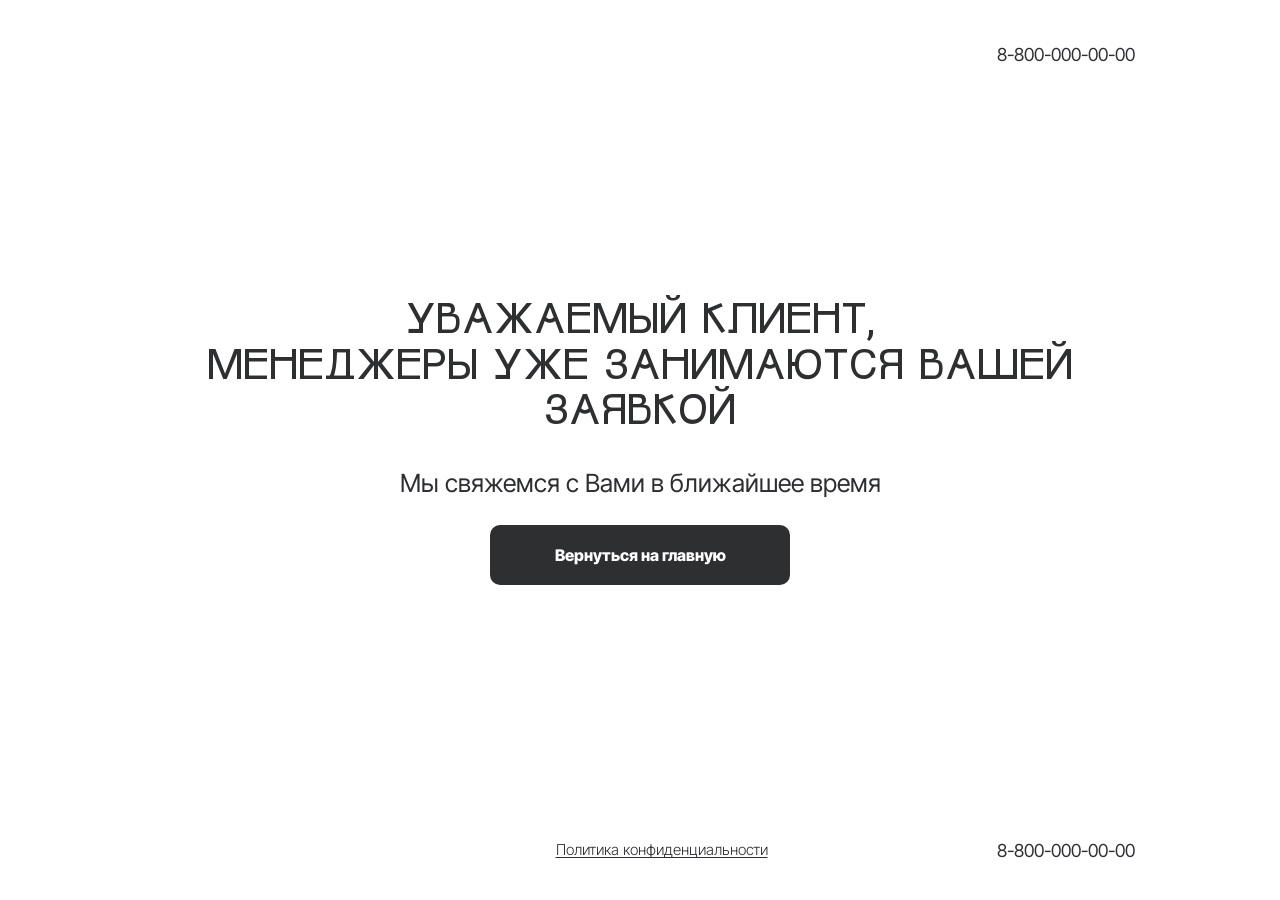
<file: thanks.html>
<!DOCTYPE html >
<html lang="ru">
  <head> 
    <meta charset="utf-8"/><title>«велодело» - Франшиза сети по ремонту и обслуживанию велосипедов</title> 
    <meta http-equiv="X-UA-Compatible" content="IE=edge"/>
    <meta name="viewport" content="width=device-width, initial-scale=1, minimum-scale=1.0"/>
    <meta name="description" content=""/>
    <meta name="keywords" content=""/>
    <link rel="apple-touch-icon" href=""/>
    <link rel="icon" href="favicon.ico" type="image/x-icon"/>
    <link rel="stylesheet" href="css/libs.min.css"/>
    <link rel="stylesheet" href="css/style.css"/>
  </head>
  <body> 
    <header class="header widjet">     
      <div class="container">    
        <div class="header-inner">
          <div class="logo">  <img src="img/header/logo.svg" alt=""/></div>
          <div class="header-info">Франшиза магазина мобильных аксессуаров</div>
          <div class="header-right"> <a class="header-pnone" href="tel:+79990000000">8-800-000-00-00</a></div>
        </div>
      </div>
    </header>
    <div class="main">
      <section class="offer offerOk thanks">
        <div class="left">
          <div class="container"> 
            <div class="heading"></div>
            <div class="wrapper">
              <div class="heading__block">
                <h1 class="section-title"> <span class="color" id="thanksName">Имя, </br></span>менеджеры уже занимаются вашей заявкой  </h1>
                <p class="offer-form__text">Мы свяжемся с Вами в ближайшее время</p>
              </div>
              <div class="offer-inner">
                <div class="offer-left">
                  <div class="btn-wrap">   <a class="btn form-section-btn" href="index.html">Вернуться на главную </a></div>
                </div>
              </div>
            </div>
          </div>
        </div>
      </section>
    </div>
    <footer class="footer widjet">            
      <div class="container">      
        <div class="header-inner">
          <div class="logo">  <img src="img/header/logo.svg" alt=""/></div>
          <div class="politica">Политика конфиденциальности</div><a class="header-pnone" href="tel:+79990000000">8-800-000-00-00</a>
        </div>
      </div>
    </footer>
    <!--.modal -->
    <div class="modal-content-inner" id="modal"> 
      <div class="modal-content d-flex"> 
        <div class="modal-content-info"> 
          <div class="modal-top__title tac" id="modalTitle">  </div>
          <form class="sectionForm"> 
            <div class="form-section-row"> 
              <input class="tandem-form__inp inp" type="text" name="name" autocomplete="off" placeholder="Ваше имя" requared="requared"/>
            </div>
            <div class="form-section-row">
              <input class="phone" type="tel" data-inputmask="'mask': '+7 (999) 999 9999'" autocomplete="off" name="phone" placeholder="Ваш телефон"/>
            </div>
            <input id="modalTitle2" type="text" name="section-name-text" value="Обратный звонок" hidden="hidden"/>
            <input id="modalsubmit2" type="text" name="section-btn-text" value="Отправить" hidden="hidden"/>
            <input type="text" name="section-name" value="закрытая" hidden="hidden"/>
            <input id="antispam" name="names" type="hidden" value=""/>
            <button class="callBack-form__btn btn" type="submit" id="modalsubmit">Отправить</button>
            <div class="form-info__bottom">Согласитесь с политикой конфиденциальности</div>
            <div class="form-bottom"> 
              <input type="checkbox" id="police11"/>
              <label for="police11"> <span class="form-allert">Я принимаю условия </span></label><a class="politica" href="#" data-fancybox="" data-src="#modal-politika">Политики конфиденциальности</a>
            </div>
            <div class="preload__box">
              <div class="flex align-item">
                <div id="floatingCirclesG">
                  <div class="f_circleG" id="frotateG_01"></div>
                  <div class="f_circleG" id="frotateG_02"></div>
                  <div class="f_circleG" id="frotateG_03"></div>
                  <div class="f_circleG" id="frotateG_04"></div>
                  <div class="f_circleG" id="frotateG_05"></div>
                  <div class="f_circleG" id="frotateG_06"></div>
                  <div class="f_circleG" id="frotateG_07"></div>
                  <div class="f_circleG" id="frotateG_08"> </div>
                </div>
              </div>
            </div>
          </form>
        </div>
      </div>
    </div>
    <div class="modal-content-inner" id="modal-callBack"> 
      <div class="modal-content d-flex"> 
        <div class="modal-content-info"> 
          <h3 class="modal-top__title tac"> Мы провели анализ локаций,<br> доступных в вашем городе,<br> и готовы поделиться<br> результатами с вами</h3>
          <p class="modal-top__text tac">Оставьте ваши контактные<br> данные и мы сообщим результаты проверки любым удобным способом<br><br></p>
          <form class="sectionForm">
            <div class="form-section-row">
              <input class="tandem-form__inp phone inp phone" type="text" name="phone" placeholder="Ваш телефон" requared="requared"/>
            </div>
            <div class="form-section-row"> 
              <input class="tandem-form__inp inp" type="text" name="name" autocomplete="off" placeholder="Ваше имя" requared="requared"/>
            </div>
            <input type="text" name="section-name-text" value="Мы провели анализ локаций" hidden="hidden"/>
            <input type="text" name="section-btn-text" value="Получить результат" hidden="hidden"/>
            <input type="text" name="section-name" value="закрытая" hidden="hidden"/>
            <input id="antispam" name="names" type="hidden" value=""/>
            <button class="callBack-form__btn btn" type="submit">Получить результат</button>
            <div class="form-bottom">Я принимаю условия <a class="politica" href="#" data-fancybox="" data-src="#modal-politika">Политики конфиденциальности</a></div>
            <div class="preload__box">
              <div class="flex align-item">
                <div id="floatingCirclesG">
                  <div class="f_circleG" id="frotateG_01"></div>
                  <div class="f_circleG" id="frotateG_02"></div>
                  <div class="f_circleG" id="frotateG_03"></div>
                  <div class="f_circleG" id="frotateG_04"></div>
                  <div class="f_circleG" id="frotateG_05"></div>
                  <div class="f_circleG" id="frotateG_06"></div>
                  <div class="f_circleG" id="frotateG_07"></div>
                  <div class="f_circleG" id="frotateG_08">  </div>
                </div>
              </div>
            </div>
          </form>
        </div>
      </div>
    </div>
    <div class="modal-content-inner modal-politika" id="modal-politika">
      <div class="modal-content"> 
        <h3 class="modal-top__title">Политика конфиденциальности</h3>
        <div class="modal-politika-text fat">1. Общие положения</div>
        <div class="modal-politika-text fat">Настоящая политика обработки персональных данных составлена в соответствии с требованиями Федерального закона от 27.07.2006. №152-ФЗ «О персональных данных» и определяет порядок обработки персональных данных и меры по обеспечению безопасности персональных данных.</div>
        <div class="modal-politika-text">1. Оператор ставит своей важнейшей целью и условием осуществления своей деятельности соблюдение прав и свобод человека и гражданина при обработке его персональных данных, в том числе защиты прав на неприкосновенность частной жизни, личную и семейную тайну.</div>
        <div class="modal-politika-text">2. Настоящая политика Оператора в отношении обработки персональных данных (далее – Политика) применяется ко всей информации, которую Оператор может получить о посетителях веб-сайта компании «велодело».</div>
        <div class="modal-politika-text fat">2. Основные понятия, используемые в Политике</div>
        <div class="modal-politika-text">1. Автоматизированная обработка персональных данных – обработка персональных данных с помощью средств вычислительной техники;</div>
        <div class="modal-politika-text">2. Блокирование персональных данных – временное прекращение обработки персональных данных (за исключением случаев, если обработка необходима для уточнения персональных данных);</div>
        <div class="modal-politika-text">3. Веб-сайт – совокупность графических и информационных материалов, а также программ для ЭВМ и баз данных, обеспечивающих их доступность в сети интернет по сетевому адресу</div>
        <div class="modal-politika-text">4. Информационная система персональных данных — совокупность содержащихся в базах данных персональных данных, и обеспечивающих их обработку информационных технологий и технических средств;</div>
        <div class="modal-politika-text">5. Обезличивание персональных данных — действия, в результате которых невозможно определить без использования дополнительной информации принадлежность персональных данных конкретному Пользователю или иному субъекту персональных данных;</div>
        <div class="modal-politika-text">6. Обработка персональных данных – любое действие (операция) или совокупность действий (операций), совершаемых с использованием средств автоматизации или без использования таких средств с персональными данными, включая сбор, запись, систематизацию, накопление, хранение, уточнение (обновление, изменение), извлечение, использование, передачу (распространение, предоставление, доступ), обезличивание, блокирование, удаление, уничтожение персональных данных;</div>
        <div class="modal-politika-text">7. Оператор – государственный орган, муниципальный орган, юридическое или физическое лицо, самостоятельно или совместно с другими лицами организующие и (или) осуществляющие обработку персональных данных, а также определяющие цели обработки персональных данных, состав персональных данных, подлежащих обработке, действия (операции), совершаемые с персональными данными;</div>
        <div class="modal-politika-text">8. Персональные данные – любая информация, относящаяся прямо или косвенно к определенному или определяемому Пользователю веб-сайта;</div>
        <div class="modal-politika-text">9. Пользователь – любой посетитель веб-сайта;</div>
        <div class="modal-politika-text">10. Предоставление персональных данных – действия, направленные на раскрытие персональных данных определенному лицу или определенному кругу лиц;</div>
        <div class="modal-politika-text">11. Распространение персональных данных – любые действия, направленные на раскрытие персональных данных неопределенному кругу лиц (передача персональных данных) или на ознакомление с персональными данными неограниченного круга лиц, в том числе обнародование персональных данных в средствах массовой информации, размещение в информационно-телекоммуникационных сетях или предоставление доступа к персональным данным каким-либо иным способом;</div>
        <div class="modal-politika-text">12. Трансграничная передача персональных данных – передача персональных данных на территорию иностранного государства органу власти иностранного государства, иностранному физическому или иностранному юридическому лицу;</div>
        <div class="modal-politika-text">13. Уничтожение персональных данных – любые действия, в результате которых персональные данные уничтожаются безвозвратно с невозможностью дальнейшего восстановления содержания персональных данных в информационной системе персональных данных и (или) результате которых уничтожаются материальные носители персональных данных.</div>
        <div class="modal-politika-text fat">3. Оператор может обрабатывать следующие персональные данные Пользователя</div>
        <div class="modal-politika-text">1. Фамилия, имя, отчество;</div>
        <div class="modal-politika-text">2. Номер телефона;</div>
        <div class="modal-politika-text">3. Адрес электронной почты;</div>
        <div class="modal-politika-text">4. Также на сайте происходит сбор и обработка обезличенных данных о посетителях (в т.ч. файлов «cookie») с помощью сервисов интернет-статистики (Яндекс Метрика и Гугл Аналитика и других).</div>
        <div class="modal-politika-text">5. Вышеперечисленные данные далее по тексту Политики объединены общим понятием Персональные данные.</div>
        <div class="modal-politika-text fat">4. Цели обработки персональных данных</div>
        <div class="modal-politika-text">1. Цель обработки персональных данных Пользователя — заключение, исполнение и прекращение гражданско-правовых договоров; предоставление доступа Пользователю к сервисам, информации и/или материалам, содержащимся на веб-сайте; уточнение деталей обращения.</div>
        <div class="modal-politika-text">2. Также Оператор имеет право направлять Пользователю уведомления о новых продуктах и услугах, специальных предложениях и различных событиях.	</div>
        <div class="modal-politika-text">3. Обезличенные данные Пользователей, собираемые с помощью сервисов интернет-статистики, служат для сбора информации о действиях Пользователей на сайте, улучшения качества сайта и его содержания.</div>
        <div class="modal-politika-text fat">5. Правовые основания обработки персональных данных</div>
        <div class="modal-politika-text">1. Оператор обрабатывает персональные данные Пользователя только в случае их заполнения и/или отправки Пользователем самостоятельно через специальные формы, расположенные на сайте. Заполняя соответствующие формы и/или отправляя свои персональные данные Оператору, Пользователь выражает свое согласие с данной Политикой.</div>
        <div class="modal-politika-text">2. Оператор обрабатывает обезличенные данные о Пользователе в случае, если это разрешено в настройках браузера Пользователя (включено сохранение файлов «cookie» и использование технологии JavaScript).</div>
        <div class="modal-politika-text fat">6. Порядок сбора, хранения, передачи и других видов обработки персональных данных</div>
        <div class="modal-politika-text fat">Безопасность персональных данных, которые обрабатываются Оператором, обеспечивается путем реализации правовых, организационных и технических мер, необходимых для выполнения в полном объеме требований действующего законодательства в области защиты персональных данных.</div>
        <div class="modal-politika-text">1. Оператор обеспечивает сохранность персональных данных и принимает все возможные меры, исключающие доступ к персональным данным неуполномоченных лиц.</div>
        <div class="modal-politika-text">2. Персональные данные Пользователя никогда, ни при каких условиях не будут переданы третьим лицам, за исключением случаев, связанных с исполнением действующего законодательства.</div>
        <div class="modal-politika-text">3. Срок обработки персональных данных является неограниченным. Пользователь может в любой момент отозвать свое согласие на обработку персональных данных, направив Оператору уведомление посредством электронной почты на электронный адрес Оператора с пометкой «Отзыв согласия на обработку персональных данных».</div>
        <div class="modal-politika-text fat">7. Заключительные положения</div>
        <div class="modal-politika-text">1. Пользователь может получить любые разъяснения по интересующим вопросам, касающимся обработки его персональных данных, обратившись к Оператору по телефону, указанному на сайте.</div>
        <div class="modal-politika-text">2. В данном документе будут отражены любые изменения политики обработки персональных данных Оператором. Политика действует бессрочно до замены ее новой версией.</div>
        <div class="modal-politika-text">3. Актуальная версия Политики в свободном доступе расположена в сети Интернет на сайте. </div>
      </div>
    </div>
    <script src="https://cdnjs.cloudflare.com/ajax/libs/jquery/3.6.0/jquery.min.js"> </script>
    <script src="js/libs.min.js"> </script>
    <script src="js/formprocessor.js"> </script>
    <script type="text/javascript" src="js/titleThanks.js"></script>
  </body>
</html>
</file>
<file: css/style.css>
@font-face{font-family:"Inter";src:url("../fonts/InterTight-Thin.woff2") format("woff2");src:url("../fonts/InterTight-Thin.woff") format("woff");font-weight:200;font-style:normal;font-display:swap}@font-face{font-family:"Inter";src:url("../fonts/InterTight-ExtraLight.woff2") format("woff2");src:url("../fonts/InterTight-ExtraLight.woff") format("woff");font-weight:250;font-style:normal;font-display:swap}@font-face{font-family:"Inter";src:url("../fonts/InterTight-Light.woff2") format("woff2");src:url("../fonts/InterTight-Light.woff") format("woff");font-weight:300;font-style:normal;font-display:swap}@font-face{font-family:"InterTight";src:url("../fonts/InterTight-LightItalic.woff2") format("woff2");src:url("../fonts/InterTight-LightItalic.woff") format("woff");font-weight:300;font-style:italic;font-display:swap}@font-face{font-family:"Inter";src:url("../fonts/InterTight-Regular.woff2") format("woff2");src:url("../fonts/InterTight-Regular.woff") format("woff");font-weight:400;font-style:normal;font-display:swap}@font-face{font-family:"Inter";src:url("../fonts/InterTight-Medium.woff2") format("woff2");src:url("../fonts/InterTight-Medium.woff") format("woff");font-weight:500;font-style:normal;font-display:swap}@font-face{font-family:"Inter";src:url("../fonts/InterTight-SemiBold.woff2") format("woff2");src:url("../fonts/InterTight-SemiBold.woff") format("woff");font-weight:600;font-style:normal;font-display:swap}@font-face{font-family:"Inter";src:url("../fonts/InterTight-Bold.woff2") format("woff2");src:url("../fonts/InterTight-Bold.woff") format("woff");font-weight:700;font-style:normal;font-display:swap}@font-face{font-family:"Inter";src:url("../fonts/InterTight-ExtraBold.woff2") format("woff2");src:url("../fonts/InterTight-ExtraBold.woff") format("woff");font-weight:700;font-style:normal;font-display:swap}@font-face{font-family:"FairwallSans";src:url("../fonts/FairwallSans-Regular.woff2") format("woff2");src:url("../fonts/FairwallSans-Regular.woff") format("woff");font-weight:400;font-style:normal;font-display:swap}html{-webkit-box-sizing:border-box;box-sizing:border-box;height:100%;scroll-behavior:smooth}*,*::after,*::before{-webkit-box-sizing:inherit;box-sizing:inherit}body{color:var(--1, #2d2f31);font-family:"Inter",sans-serif;font-size:18px;font-style:normal;font-weight:400;line-height:120%;position:relative;margin:0;padding:0;height:100%;display:-webkit-box;display:-ms-flexbox;display:flex;-webkit-box-orient:vertical;-webkit-box-direction:normal;-ms-flex-direction:column;flex-direction:column}@media all and (max-width: 650px){body{font-size:16px}}.main{-webkit-box-flex:1;-ms-flex:1 1 auto;flex:1 1 auto;display:-webkit-box;display:-ms-flexbox;display:flex;-webkit-box-orient:vertical;-webkit-box-direction:normal;-ms-flex-direction:column;flex-direction:column;position:relative;z-index:1}p{margin:0;cursor:default}@media all and (max-width: 650px){p{font-size:16px !important;line-height:1.1em}}button{cursor:pointer}span,div{cursor:default}@media all and (max-width: 650px){span,div{font-size:16px !important;line-height:1.1em;line-height:20px !important}}ul,li{margin:0}a{text-decoration:none;color:inherit}h1,h2,h3,h4,h5,h6{margin:0;line-height:1em}button{cursor:pointer}img{width:100%;height:100%;display:block;-o-object-fit:cover;object-fit:cover}.container{max-width:1210px;width:100%;-webkit-box-flex:1;-ms-flex:1 1 auto;flex:1 1 auto;padding:0 15px;margin:0 auto}.container-bigger{max-width:1500px}@media all and (max-width: 1300px){.container-bigger{max-width:1020px}}@media all and (max-width: 1050px){.container-bigger{max-width:960px}}@media all and (max-width: 992px){.container-bigger{max-width:768px}}@media all and (max-width: 768px){.container-bigger{max-width:640px}}@media all and (max-width: 1300px){.container{max-width:1020px}}@media all and (max-width: 1050px){.container{max-width:960px}}@media all and (max-width: 992px){.container{max-width:768px}}@media all and (max-width: 768px){.container{max-width:640px}}@media all and (max-width: 650px){.container{max-width:360px;padding:0 5px}}@media(max-width: 320px){.container{padding:0 15px}}@media all and (max-width: 650px){.block{display:block}}.tac{text-align:center}.section-title{color:var(--1, #2d2f31);text-align:center;font-family:"FairwallSans",sans-serif;font-size:44px;font-style:normal;font-weight:300;line-height:120%;text-transform:uppercase;font-size:calc(30px + 14*(100vw - 640px)/1280)}@media screen and (min-width: 1920px){.section-title{font-size:44px}}@media all and (max-width: 650px){.section-title{font-size:20px !important;margin-bottom:20px !important;line-height:130% !important;margin-top:0;text-align:center}}@media all and (max-width: 650px){.section-title span{font-size:20px !important;line-height:130% !important}}@-webkit-keyframes slideme{0%{left:-30px;margin-left:0}30%,to{left:110%;margin-left:80px}}@keyframes slideme{0%{left:-30px;margin-left:0}30%,to{left:110%;margin-left:80px}}.btn{-ms-flex-negative:0;flex-shrink:0;position:relative;display:-webkit-box;display:-ms-flexbox;display:flex;-webkit-box-align:center;-ms-flex-align:center;align-items:center;border:none;-webkit-transition:background-image .3s;-o-transition:background-image .3s;transition:background-image .3s;-webkit-transition:all .3s;-o-transition:all .3s;transition:all .3s;overflow:hidden;z-index:2;-webkit-box-pack:center;-ms-flex-pack:center;justify-content:center;cursor:pointer;color:#fff;text-align:center;font-family:"Inter",sans-serif;font-size:16px;font-style:normal;font-weight:800;line-height:normal;width:320px;height:60px;border-radius:10px;background:var(--1, #2d2f31)}.btn img{width:13px;height:15px}.btn::after{content:"";margin-left:60px;width:15px;height:300px;background:-webkit-gradient(linear, left bottom, left top, from(#fff), to(rgba(255, 255, 255, 0.01)));background:-o-linear-gradient(bottom, #fff, rgba(255, 255, 255, 0.01));background:linear-gradient(0deg, #fff, rgba(255, 255, 255, 0.01));-webkit-animation-delay:.05s;animation-delay:.01s;position:absolute;left:-90px;top:-150px;-webkit-animation-timing-function:ease-in-out;animation-timing-function:ease-in-out;-webkit-transition:all .3s;-o-transition:all .3s;transition:all .3s;-webkit-animation-name:slideme;animation-name:slideme;-webkit-animation-duration:4s;animation-duration:4s;-webkit-animation-iteration-count:infinite;animation-iteration-count:infinite;-webkit-transform:rotate(45deg);-ms-transform:rotate(45deg);transform:rotate(45deg);z-index:0}@media all and (max-width: 650px){.btn{width:100% !important;height:50px !important;font-size:14px !important}}.btn:hover{background:#525252}.btn:active{background:#0c0c0c}input{outline:none}label.error{display:none !important}input.error{display:block;color:red !important}input.error::-webkit-input-placeholder{color:red !important}input.error::-moz-placeholder{color:red !important}input.error:-ms-input-placeholder{color:red !important}input.error::-ms-input-placeholder{color:red !important}input.error::placeholder{color:red !important}.form-transition input.error{background:#fff}.d-flex{display:-webkit-box;display:-ms-flexbox;display:flex;-webkit-box-pack:justify;-ms-flex-pack:justify;justify-content:space-between}.top-anim{opacity:0;-webkit-transform:translateY(-30px);-ms-transform:translateY(-30px);transform:translateY(-30px);-webkit-transition:opacity 1.5s,-webkit-transform 2s;transition:opacity 1.5s,-webkit-transform 2s;-o-transition:opacity 1.5s,transform 2s;transition:opacity 1.5s,transform 2s;transition:opacity 1.5s,transform 2s,-webkit-transform 2s}.top-anim._active{opacity:1;-webkit-transform:translateY(0px);-ms-transform:translateY(0px);transform:translateY(0px)}.down-anim{opacity:0;-webkit-transform:translateY(50px);-ms-transform:translateY(50px);transform:translateY(50px);-webkit-transition:opacity 1.5s,-webkit-transform 2s;transition:opacity 1.5s,-webkit-transform 2s;-o-transition:opacity 1.5s,transform 2s;transition:opacity 1.5s,transform 2s;transition:opacity 1.5s,transform 2s,-webkit-transform 2s}.down-anim._active{opacity:1;-webkit-transform:translateY(0px);-ms-transform:translateY(0px);transform:translateY(0px)}.left-anim{opacity:0;-webkit-transform:translateX(-30px);-ms-transform:translateX(-30px);transform:translateX(-30px);-webkit-transition:opacity 1.5s,-webkit-transform 2s;transition:opacity 1.5s,-webkit-transform 2s;-o-transition:opacity 1.5s,transform 2s;transition:opacity 1.5s,transform 2s;transition:opacity 1.5s,transform 2s,-webkit-transform 2s}.left-anim._active{opacity:1;-webkit-transform:translateY(0px);-ms-transform:translateY(0px);transform:translateY(0px)}.right-anim{opacity:0;-webkit-transform:translateX(30px);-ms-transform:translateX(30px);transform:translateX(30px);-webkit-transition:opacity 1.5s,-webkit-transform 2s;transition:opacity 1.5s,-webkit-transform 2s;-o-transition:opacity 1.5s,transform 2s;transition:opacity 1.5s,transform 2s;transition:opacity 1.5s,transform 2s,-webkit-transform 2s}.right-anim._active{opacity:1;-webkit-transform:translateY(0px);-ms-transform:translateY(0px);transform:translateY(0px)}@media all and (max-width: 650px){section .container{overflow:visible}}.slick-dots li button:before{opacity:0}.slick-dots li.slick-active button:before{opacity:0}.noLink{pointer-events:none}.slick-prev:before,.slick-next:before{line-height:1px;font-family:inherit}@media all and (max-width: 650px){.mob-row{display:block}}.slick-dots li button::before{font-size:0 !important;opacity:0 !important}.slick-dots .slick-dots button:hover{font-size:0 !important}.slick-dots .slick-active button{background:#ff005b}.form-section-bottom-text{text-align:center}@media all and (max-width: 650px){.form-section-bottom-text{text-align:center !important}}@media all and (max-width: 650px){.form-inputs{width:100%}}.form-inner{position:relative;z-index:4;width:auto;margin:0}@media all and (max-width: 650px){.form-inner{width:100%}}.form-section-wrap{max-width:620px;width:100%;display:-webkit-box;display:-ms-flexbox;display:flex;-webkit-box-align:center;-ms-flex-align:center;align-items:center;-ms-flex-wrap:wrap;flex-wrap:wrap;position:relative;z-index:2;margin:0;gap:10px;text-align:center;margin:0 auto}@media all and (max-width: 768px){.form-section-wrap{max-width:400px;-webkit-box-orient:vertical;-webkit-box-direction:normal;-ms-flex-direction:column;flex-direction:column}}@media all and (max-width: 650px){.form-section-wrap{gap:8px !important;-webkit-box-orient:vertical;-webkit-box-direction:normal;-ms-flex-direction:column;flex-direction:column;width:100%;gap:8px !important;padding:0}}@media all and (max-width: 768px){.form-section-wrap .btn{width:100% !important}}.form-section-row{position:relative;overflow:hidden;width:100%;height:60px;border-radius:10px;background:#fff}@media all and (max-width: 768px){.form-section-row{width:100% !important}}@media all and (max-width: 650px){.form-section-row{height:50px !important;width:100%}}.form-section-row:focus{background:#fff}.form-section-row input{width:100%;height:100%;border:none;line-height:100%;background:rgba(0,0,0,0);color:#000;font-family:"Inter",sans-serif;font-size:16px;font-style:normal;font-weight:300;line-height:normal;padding-left:24px}@media all and (max-width: 650px){.form-section-row input{font-size:16px}}.form-section-row input::-webkit-input-placeholder{color:#616161;font-family:"Inter",sans-serif;font-size:16px;font-style:normal;font-weight:300;line-height:normal}.form-section-row input::-moz-placeholder{color:#616161;font-family:"Inter",sans-serif;font-size:16px;font-style:normal;font-weight:300;line-height:normal}.form-section-row input:-ms-input-placeholder{color:#616161;font-family:"Inter",sans-serif;font-size:16px;font-style:normal;font-weight:300;line-height:normal}.form-section-row input::-ms-input-placeholder{color:#616161;font-family:"Inter",sans-serif;font-size:16px;font-style:normal;font-weight:300;line-height:normal}.form-section-row input::placeholder{color:#616161;font-family:"Inter",sans-serif;font-size:16px;font-style:normal;font-weight:300;line-height:normal}@media all and (max-width: 650px){.form-section-row input::-webkit-input-placeholder{font-size:16px}.form-section-row input::-moz-placeholder{font-size:16px}.form-section-row input:-ms-input-placeholder{font-size:16px}.form-section-row input::-ms-input-placeholder{font-size:16px}.form-section-row input::placeholder{font-size:16px}}.form-bottom{color:var(--1, #2d2f31);font-size:12px;font-style:normal;font-weight:300;line-height:116%;margin-top:24px}@media all and (max-width: 650px){.form-bottom{text-align:center;font-size:12px !important;line-height:100% !important;margin-top:15px;text-align:center !important}}.form-bottom a{-webkit-text-decoration-line:underline;text-decoration-line:underline;-webkit-text-decoration-style:solid;text-decoration-style:solid;-webkit-text-decoration-skip:ink;text-decoration-skip-ink:auto;text-decoration-thickness:auto;text-underline-offset:auto;text-underline-position:from-font}@media all and (max-width: 650px){.form-bottom a{font-size:12px !important;line-height:100% !important;display:block;margin-top:8px}}.form-bottom a:hover{text-decoration:underline}.overflow-inner{overflow:hidden}.slick-dots{z-index:1;display:-webkit-box;display:-ms-flexbox;display:flex;-webkit-box-align:center;-ms-flex-align:center;align-items:center;-webkit-box-pack:center;-ms-flex-pack:center;justify-content:center;text-align:start;bottom:-56px}@media all and (max-width: 768px){.slick-dots{text-align:center}}@media all and (max-width: 650px){.slick-dots{bottom:-30px}}.slick-dots li{width:10px;height:10px;overflow:hidden;border-radius:50%;margin:0 5px}.slick-dots li button{background:gray;width:100%;height:100%;padding:0}.slick-dots li button:before{display:none}.slick-dots li.slick-active{height:10px}.slick-dots li.slick-active button{background:#2d2f31;height:100%}.form-section-row.tell.validate{display:block;border:1px solid red}.form-section-row.tell.validate input{color:red !important}.form-section-row.tell.validate input::-webkit-input-placeholder{color:red !important}.form-section-row.tell.validate input::-moz-placeholder{color:red !important}.form-section-row.tell.validate input:-ms-input-placeholder{color:red !important}.form-section-row.tell.validate input::-ms-input-placeholder{color:red !important}.form-section-row.tell.validate input::placeholder{color:red !important}.form-info__bottom{display:none;font-size:12px;color:#000;text-align:start;margin-top:10px;color:red}.form-info__bottom.error{display:block}@media all and (max-width: 650px){.form-info__bottom{text-align:center;font-size:12px !important;line-height:100% !important}}.label{position:relative;z-index:2}label{display:inline-block}@media all and (max-width: 650px){label{display:inline-block}}@-webkit-keyframes shadow-pulse{0%{-webkit-box-shadow:0 0 0 0px rgba(255,0,0,.2);box-shadow:0 0 0 0px rgba(255,0,0,.2)}100%{-webkit-box-shadow:0 0 0 10px rgba(255,0,0,0);box-shadow:0 0 0 10px rgba(255,0,0,0)}}@keyframes shadow-pulse{0%{-webkit-box-shadow:0 0 0 0px rgba(255,0,0,.2);box-shadow:0 0 0 0px rgba(255,0,0,.2)}100%{-webkit-box-shadow:0 0 0 10px rgba(255,0,0,0);box-shadow:0 0 0 10px rgba(255,0,0,0)}}.form-allert{position:relative;display:inline-block;z-index:1;pointer-events:none;margin-right:5px;padding:2px 0}@media all and (max-width: 650px){.form-allert{font-size:12px !important;line-height:100% !important;padding:10px 0}}.form-allert::after{content:"";position:absolute;right:-5px;top:50%;-webkit-transform:translateY(-50%);-ms-transform:translateY(-50%);transform:translateY(-50%);background:red;border:1px solid #fff;width:calc(100% + 35px);border-radius:4px;height:120%;z-index:-2;display:none}@media all and (max-width: 650px){.form-allert::after{height:25px}}.form-allert::before{content:"";position:absolute;right:-5px;top:50%;-webkit-transform:translateY(-50%);-ms-transform:translateY(-50%);transform:translateY(-50%);-webkit-animation:shadow-pulse 1s infinite;animation:shadow-pulse 1s infinite;border-radius:5px;width:calc(100% + 35px);height:120%;z-index:-2;display:none}@media all and (max-width: 650px){.form-allert::before{height:30px}}.form-allert.error{color:#fff}.form-allert.error::before{display:block}.form-allert.error::after{display:block}.form-bottom.error [type=checkbox]:not(:checked)+label:before,.form-bottom.error [type=checkbox]:checked+label:before{border:1px solid #fff}label{position:relative;z-index:2}[type=checkbox]:not(:checked),[type=checkbox]:checked{position:absolute;left:0;opacity:.01}[type=checkbox]:not(:checked)+label,[type=checkbox]:checked+label{position:relative;padding-left:25px;line-height:1.7;cursor:pointer}[type=checkbox]:not(:checked)+label:before,[type=checkbox]:checked+label:before{content:"";position:absolute;left:0;top:50%;-webkit-transform:translateY(-50%);-ms-transform:translateY(-50%);transform:translateY(-50%);width:18px;height:18px;border:1px solid #aaa;background:rgba(0,0,0,0);border-radius:.2em;-webkit-transition:all .275s;-o-transition:all .275s;transition:all .275s;z-index:2}[type=checkbox]:checked+label:before{background:#07f}[type=checkbox]:not(:checked)+label:after,[type=checkbox]:checked+label:after{content:"✓";position:absolute;top:50%;-webkit-transform:translateY(-50%);-ms-transform:translateY(-50%);transform:translateY(-50%);left:3px;font-size:14px;color:#fff;line-height:0;-webkit-transition:all .2s;-o-transition:all .2s;transition:all .2s;z-index:2}[type=checkbox]:not(:checked)+label:after{opacity:0;-webkit-transform:scale(0) rotate(45deg);-ms-transform:scale(0) rotate(45deg);transform:scale(0) rotate(45deg)}[type=checkbox]:checked+label:after{opacity:1;-webkit-transform:scale(1) rotate(0);-ms-transform:scale(1) rotate(0);transform:scale(1) rotate(0)}[type=checkbox]:disabled:not(:checked)+label:before,[type=checkbox]:disabled:checked+label:before{-webkit-box-shadow:none;box-shadow:none;border-color:#bbb;background-color:#e9e9e9}[type=checkbox]:disabled:checked+label:after{color:#777}[type=checkbox]:disabled+label{color:#aaa}.subtitle{color:var(--1, #2d2f31);text-align:center;font-size:32px;font-style:normal;font-weight:500;line-height:110%}@media all and (max-width: 1300px){.subtitle{font-size:28px}}@media all and (max-width: 992px){.subtitle{font-size:24px}}@media all and (max-width: 650px){.subtitle{font-size:18px !important;line-height:120% !important}}@media all and (max-width: 650px){.wrap-slider.overflow .slick-list{overflow:visible}}br.mob-br{display:none}@media all and (max-width: 650px){br.mob-br{display:block !important}}.fancybox-close-small:after{content:"×";position:absolute;top:5px;right:5px;width:30px;height:30px;font:22px/30px Arial,Helvetica Neue,Helvetica,sans-serif;color:#888;font-weight:300;text-align:center;border-radius:50%;border-width:0;background-color:rgba(0,0,0,0);-webkit-transition:background-color .25s;-o-transition:background-color .25s;transition:background-color .25s;-webkit-box-sizing:border-box;box-sizing:border-box;z-index:2}#scrollTopBtn{display:none;position:fixed;bottom:160px;right:30px;z-index:99;border:none;outline:none;background-color:#2d2f31;color:#fff;cursor:pointer;padding:15px;border-radius:50%;font-size:18px;-webkit-box-shadow:0 4px 6px rgba(0,0,0,.3);box-shadow:0 4px 6px rgba(0,0,0,.3);-webkit-transition:background-color .3s,-webkit-transform .3s;transition:background-color .3s,-webkit-transform .3s;-o-transition:background-color .3s,transform .3s;transition:background-color .3s,transform .3s;transition:background-color .3s,transform .3s,-webkit-transform .3s;width:60px;height:60px}@media all and (max-width: 650px){#scrollTopBtn{bottom:120px;width:50px;height:50px;padding:5px}}#scrollTopBtn svg{pointer-events:none}#scrollTopBtn:hover{background-color:#101011;-webkit-transform:translateY(-3px);-ms-transform:translateY(-3px);transform:translateY(-3px)}.scrolled-wrap{position:fixed;bottom:120px;left:10px;z-index:20;width:70%;display:none}@media all and (max-width: 650px){.scrolled-wrap .buttonScolled{width:100% !important;max-width:100% !important}}.scrolled-wrap.scrolled{display:block}.btn.buttonScolled{max-width:100%;width:100%}.widjet{position:absolute;width:100%;display:-webkit-box;display:-ms-flexbox;display:flex;-webkit-box-align:center;-ms-flex-align:center;align-items:center;z-index:2;padding:30px 0;-webkit-box-orient:vertical;-webkit-box-direction:normal;-ms-flex-direction:column;flex-direction:column}@media all and (max-width: 650px){.widjet{height:auto;z-index:2;padding:13px 0}}@media all and (max-width: 650px){.widjet .container{max-width:360px}}.widjet .header-inner{position:relative;display:-webkit-box;display:-ms-flexbox;display:flex;-webkit-box-align:center;-ms-flex-align:center;align-items:center;position:relative;-webkit-box-pack:justify;-ms-flex-pack:justify;justify-content:space-between;z-index:2}@media all and (max-width: 992px){.widjet .header-inner{-webkit-box-align:center;-ms-flex-align:center;align-items:center;gap:20px}}@media all and (max-width: 650px){.widjet .header-inner{height:auto;-webkit-box-align:center;-ms-flex-align:center;align-items:center;padding:0;border-bottom:0}}.widjet .logo{width:253px}@media all and (max-width: 650px){.widjet .logo{width:120px}}.widjet .header-info{color:#fff;font-size:16px;font-style:normal;font-weight:400;line-height:120%}@media all and (max-width: 768px){.widjet .header-info{display:none}}@media all and (max-width: 650px){.widjet .header-pnone{font-size:14px}}.widjet .header-pnone:hover{text-decoration:underline}.widjet .mob-header-call{display:none}@media all and (max-width: 650px){.widjet .mob-header-call{display:block}}.widjet .header-call{color:#fff;font-size:14px;font-style:normal;font-weight:600;line-height:130%;width:158px;height:40px;display:-webkit-box;display:-ms-flexbox;display:flex;-webkit-box-align:center;-ms-flex-align:center;align-items:center;-webkit-box-pack:center;-ms-flex-pack:center;justify-content:center;border-radius:20px;background:var(--1, #2d2f31);cursor:pointer;-webkit-transition:all .3s;-o-transition:all .3s;transition:all .3s}.widjet .header-call:hover{background:#525252}.widjet .header-call:active{background:#0c0c0c}@media all and (max-width: 650px){.widjet .header-call{width:135px;height:35px;font-size:13px !important}}.widjet .descp{font-size:12px !important;padding:3px 0;background:#2d2f31;width:100%;text-align:center;color:#fff;margin-top:10px;display:none}@media all and (max-width: 650px){.widjet .descp{display:block}}.offer{height:100vh;position:relative}.offer .offer-icon{position:absolute;bottom:50px;left:50%;-webkit-transform:translateX(-50%);-ms-transform:translateX(-50%);transform:translateX(-50%);cursor:pointer;-webkit-animation:flicker 2s ease-in-out infinite;animation:flicker 2s ease-in-out infinite}@media all and (max-width: 650px){.offer .offer-icon{bottom:20px}}@media all and (max-width: 650px){.offer svg{width:40px;height:40px;display:block}}@-webkit-keyframes flicker{0%,100%{opacity:1}10%{opacity:.8}20%{opacity:1}30%{opacity:.6}40%{opacity:1}50%{opacity:.7}60%{opacity:1}70%{opacity:.9}80%{opacity:1}90%{opacity:.75}}@keyframes flicker{0%,100%{opacity:1}10%{opacity:.8}20%{opacity:1}30%{opacity:.6}40%{opacity:1}50%{opacity:.7}60%{opacity:1}70%{opacity:.9}80%{opacity:1}90%{opacity:.75}}@media all and (max-width: 650px){.offer{height:auto}}.offer .offer-banner{height:100%}@media all and (max-width: 650px){.offer .offer-banner{display:none}}.offer .offer-banner.mob{display:none;height:500px}@media all and (max-width: 650px){.offer .offer-banner.mob{display:block}}.offer .offer-banner img{height:100%}.second .section-inner{padding:96px 0 120px 0;position:relative;z-index:1}@media all and (max-width: 992px){.second .section-inner{padding:90px 0}}@media all and (max-width: 768px){.second .section-inner{padding:60px 0}}@media all and (max-width: 650px){.second .section-inner{padding:35px 0}}.second .section-title{margin-bottom:20px}.second .subtitle{margin-bottom:73px}@media all and (max-width: 768px){.second .subtitle{margin-bottom:20px}}.second .second-list{display:grid;gap:20px;grid-template-columns:1fr 1fr 1fr;padding:0;margin-bottom:72px}@media all and (max-width: 768px){.second .second-list{grid-template-columns:1fr}}@media all and (max-width: 768px){.second .second-list{margin-bottom:20px}}@media all and (max-width: 650px){.second .second-list{gap:10px}}.second .second-item{border-radius:20px;border:1px solid #dedede;background:rgba(255,255,255,.4);-webkit-backdrop-filter:blur(20px);backdrop-filter:blur(20px);padding:20px 20px 30px 30px;display:block;opacity:0;-webkit-transform:translateX(400px);-ms-transform:translateX(400px);transform:translateX(400px);-webkit-transition:opacity .3s,-webkit-transform .5s;transition:opacity .3s,-webkit-transform .5s;-o-transition:opacity .3s,transform .5s;transition:opacity .3s,transform .5s;transition:opacity .3s,transform .5s,-webkit-transform .5s}.second .second-item._active{opacity:1;-webkit-transform:translateX(0);-ms-transform:translateX(0);transform:translateX(0)}@media all and (max-width: 650px){.second .second-item{padding:20px}}.second .second-item__icon{width:50px;height:50px;border-radius:10px;background:var(--1, #2d2f31);display:-webkit-box;display:-ms-flexbox;display:flex;-webkit-box-align:center;-ms-flex-align:center;align-items:center;-webkit-box-pack:center;-ms-flex-pack:center;justify-content:center;margin-left:auto;margin-bottom:28px}@media all and (max-width: 650px){.second .second-item__icon{margin-bottom:10px}}.second .second-item__text{font-size:26px;font-weight:400;line-height:110%}@media all and (max-width: 992px){.second .second-item__text{font-size:20px}}.second .second-item__text span{font-family:"FairwallSans",sans-serif;font-size:40px;font-weight:300;line-height:120%;display:block}@media all and (max-width: 1300px){.second .second-item__text span{font-size:30px}}@media all and (max-width: 992px){.second .second-item__text span{font-size:24px}}@media all and (max-width: 768px){.second .second-item__text span{font-size:40px}}@media all and (max-width: 650px){.second .second-item__text span{font-size:22px !important;line-height:120% !important}}.second .second-subtitle{text-align:center;margin-bottom:25px}@media all and (max-width: 650px){.second .second-subtitle{margin-bottom:15px;font-size:20px !important;line-height:110% !important}}.second .btn{margin:0 auto}.third{background:-webkit-gradient(linear, left bottom, left top, from(#eeeff0), to(#fff));background:-o-linear-gradient(bottom, #eeeff0 0%, #fff 100%);background:linear-gradient(0deg, #eeeff0 0%, #fff 100%)}.third .section-inner{padding:120px 0 116px;position:relative;z-index:1;background:-o-linear-gradient(339deg, #e6e6e6 -27.61%, #f0f0f0 101.56%);background:linear-gradient(111deg, #e6e6e6 -27.61%, #f0f0f0 101.56%)}@media all and (max-width: 992px){.third .section-inner{padding:90px 0}}@media all and (max-width: 768px){.third .section-inner{padding:60px 0}}@media all and (max-width: 650px){.third .section-inner{padding:35px 10px 10px 10px}}.third .section-inner-wrap{padding:2px;background:-o-linear-gradient(17deg, #fff -27.61%, rgba(171, 188, 195, 0.5450980392) 101.56%);background:linear-gradient(73deg, #fff -27.61%, rgba(171, 188, 195, 0.5450980392) 101.56%)}.third .section-title{margin-bottom:20px}.third .subtitle{margin-bottom:92px}@media all and (max-width: 650px){.third .subtitle{margin-bottom:20px}.third .subtitle br{display:none}}.third .third-content{display:-webkit-box;display:-ms-flexbox;display:flex;-webkit-box-align:start;-ms-flex-align:start;align-items:flex-start;gap:20px;max-width:1180px;width:100%;margin:0 auto}@media all and (max-width: 1300px){.third .third-content{padding:0 20px}}@media all and (max-width: 768px){.third .third-content{-webkit-box-orient:vertical;-webkit-box-direction:normal;-ms-flex-direction:column;flex-direction:column}}@media all and (max-width: 650px){.third .third-content{padding:0}}.third .third-list{padding-left:0}@media all and (max-width: 1300px){.third .third-list{-ms-flex-negative:0;flex-shrink:0}}.third .third-item{display:block;padding-left:40px;border-left:2px solid #2d2f31;margin-bottom:98px}.third .third-item:last-child{margin-bottom:0}@media all and (max-width: 768px){.third .third-item{margin-bottom:20px}}@media all and (max-width: 650px){.third .third-item{margin-bottom:20px;padding-left:20px}}.third .third-item__subtitle{font-size:26px;font-weight:400;line-height:110%;margin-bottom:7px}.third .third-item__row{display:-webkit-box;display:-ms-flexbox;display:flex;-webkit-box-align:center;-ms-flex-align:center;align-items:center;gap:23px}.third .third-item__title{font-family:"FairwallSans",sans-serif;font-size:66px;font-weight:300;line-height:120%}@media all and (max-width: 1300px){.third .third-item__title{font-size:40px}}@media all and (max-width: 650px){.third .third-item__title{font-size:24px !important;line-height:120% !important}}.third .third-item__text{font-size:22px;font-weight:400;line-height:110%}.third .third-box{max-width:680px;width:100%;padding:119px 20px 40px 40px;background-image:url(../img/third/1.jpg);background-repeat:no-repeat;background-size:cover;background-position:center}@media all and (max-width: 650px){.third .third-box{padding:40px 20px 20px 20px}}.third .third-box__title{color:#fff;font-size:26px;font-style:normal;font-weight:600;line-height:110%;margin-bottom:15px}@media all and (max-width: 650px){.third .third-box__title{font-size:20px !important;line-height:120% !important}}.third .third-box__text{color:#fff;font-size:22px;font-weight:400;line-height:110%}@media all and (max-width: 1300px){.third .third-box__text br{display:none}}.four{background:-webkit-gradient(linear, left bottom, left top, from(#fff), to(#eeeff0));background:-o-linear-gradient(bottom, #fff 0%, #eeeff0 100%);background:linear-gradient(0deg, #fff 0%, #eeeff0 100%)}.four .section-inner{padding:130px 0;position:relative;z-index:1}@media all and (max-width: 992px){.four .section-inner{padding:90px 0}}@media all and (max-width: 768px){.four .section-inner{padding:60px 0}}@media all and (max-width: 650px){.four .section-inner{padding:35px 0}}.four .section-title{margin-bottom:67px}@media all and (max-width: 768px){.four .section-title{margin-bottom:30px}}.four .subtitle{font-size:30px;margin-bottom:20px}.four .four-info{text-align:center;font-size:26px;font-weight:400;line-height:110%;margin-bottom:67px}@media all and (max-width: 992px){.four .four-info br{display:none}}@media all and (max-width: 768px){.four .four-info{margin-bottom:20px}}.four .four-img{margin-bottom:13px}.four .four-slider{display:-webkit-box;display:-ms-flexbox;display:flex;gap:12px;margin-bottom:67px}@media all and (max-width: 768px){.four .four-slider{margin-bottom:20px;-ms-flex-wrap:wrap;flex-wrap:wrap;-webkit-box-pack:justify;-ms-flex-pack:justify;justify-content:space-between}}@media all and (max-width: 768px){.four .four-slide{width:31%}}.four .four-bottom-subtitle{text-align:center;font-size:30px;font-weight:500;line-height:110%;margin-bottom:20px}@media all and (max-width: 768px){.four .four-bottom-subtitle br{display:none}}@media all and (max-width: 650px){.four .four-bottom-subtitle{font-size:21px !important;line-height:120% !important}}.four .four-bottom-info{text-align:center;font-size:26px;font-weight:400;line-height:110%}.five{background:-webkit-gradient(linear, left top, left bottom, from(#fff), to(#e6e6e6));background:-o-linear-gradient(top, #fff 0%, #e6e6e6 100%);background:linear-gradient(180deg, #fff 0%, #e6e6e6 100%)}.five .section-inner{padding:0 0 120px 0;position:relative;z-index:1}@media all and (max-width: 768px){.five .section-inner{padding:60px 0}}@media all and (max-width: 650px){.five .section-inner{padding:35px 0}}.five .section-title{margin-bottom:44px}@media all and (max-width: 650px){.five .section-title br{display:none}}.five .subtitle{margin-bottom:80px}@media all and (max-width: 768px){.five .subtitle{margin-bottom:20px}.five .subtitle br{display:none}}.five .five-list{padding-left:0;margin-bottom:20px;display:grid;grid-template-columns:1fr 1fr 1fr;gap:20px}@media all and (max-width: 992px){.five .five-list{grid-template-columns:1fr}}@media all and (max-width: 650px){.five .five-list{gap:10px}}.five .five-item{display:block;border-radius:20px;border:1px solid #dedede;background:rgba(255,255,255,.4);-webkit-backdrop-filter:blur(20px);backdrop-filter:blur(20px);padding:30px;-webkit-transform:scale(0);-ms-transform:scale(0);transform:scale(0);-webkit-transition:-webkit-transform .5s;transition:-webkit-transform .5s;-o-transition:transform .5s;transition:transform .5s;transition:transform .5s, -webkit-transform .5s}.five .five-item._active{-webkit-transform:scale(1);-ms-transform:scale(1);transform:scale(1)}@media all and (max-width: 650px){.five .five-item{padding:20px;display:-webkit-box;display:-ms-flexbox;display:flex;-ms-flex-wrap:wrap;flex-wrap:wrap;-webkit-box-align:center;-ms-flex-align:center;align-items:center;gap:10px}}.five .five-item__icon{width:50px;height:50px;margin-bottom:37px;border-radius:10px;background:var(--1, #2d2f31);display:-webkit-box;display:-ms-flexbox;display:flex;-webkit-box-align:center;-ms-flex-align:center;align-items:center;-webkit-box-pack:center;-ms-flex-pack:center;justify-content:center}@media all and (max-width: 650px){.five .five-item__icon{margin-bottom:0}}.five .five-item__title{font-size:26px;line-height:110%;margin-bottom:14px}@media all and (max-width: 650px){.five .five-item__title{font-size:20px;margin-bottom:0}}@media all and (max-width: 1300px){.five .five-item__text br{display:none}}.five .five-images{display:-webkit-box;display:-ms-flexbox;display:flex;gap:20px;margin-bottom:80px}@media all and (max-width: 768px){.five .five-images{margin-bottom:20px}}.five .five-bottom__subtitle{text-align:center;font-size:32px;font-weight:500;line-height:110%;margin-bottom:19px}@media all and (max-width: 650px){.five .five-bottom__subtitle{font-size:21px !important;line-height:120% !important}}.five .five-bottom__info{text-align:center;font-size:26px;font-weight:500;line-height:110%;margin-bottom:25px}.five .btn{margin:0 auto}.six{background:-webkit-gradient(linear, left top, left bottom, from(#e6e6e6), to(#fff));background:-o-linear-gradient(top, #e6e6e6 0%, #fff 100%);background:linear-gradient(180deg, #e6e6e6 0%, #fff 100%)}.six .section-title{margin-bottom:20px}.six .subtitle{margin-bottom:80px}@media all and (max-width: 768px){.six .subtitle{margin-bottom:20px}}.six .six-list{padding-left:0;margin-bottom:74px;display:grid;grid-template-columns:1fr 1fr 1fr;gap:20px}@media all and (max-width: 992px){.six .six-list{grid-template-columns:1fr}}@media all and (max-width: 768px){.six .six-list{margin-bottom:20px;gap:10px}}.six .six-item{display:block;border-radius:20px;border:1px solid #dedede;background:rgba(255,255,255,.4);-webkit-backdrop-filter:blur(20px);backdrop-filter:blur(20px);padding:30px 10px 50px 30px;-webkit-transform:scale(0);-ms-transform:scale(0);transform:scale(0);-webkit-transition:-webkit-transform .5s;transition:-webkit-transform .5s;-o-transition:transform .5s;transition:transform .5s;transition:transform .5s, -webkit-transform .5s}.six .six-item._active{-webkit-transform:scale(1);-ms-transform:scale(1);transform:scale(1)}@media all and (max-width: 650px){.six .six-item{padding:20px;display:-webkit-box;display:-ms-flexbox;display:flex;-webkit-box-align:center;-ms-flex-align:center;align-items:center;-ms-flex-wrap:wrap;flex-wrap:wrap;gap:10px}}.six .six-item__icon{width:50px;height:50px;margin-bottom:37px;border-radius:10px;background:var(--1, #2d2f31);display:-webkit-box;display:-ms-flexbox;display:flex;-webkit-box-align:center;-ms-flex-align:center;align-items:center;-webkit-box-pack:center;-ms-flex-pack:center;justify-content:center}@media all and (max-width: 650px){.six .six-item__icon{margin-bottom:0}}.six .six-item__title{font-size:26px;line-height:110%;margin-bottom:14px}@media all and (max-width: 650px){.six .six-item__title{font-size:20px;margin-bottom:0}}@media all and (max-width: 1300px){.six .six-item__text br{display:none}}.six .six-bottom__subtitle{text-align:center;font-size:30px;font-weight:500;line-height:110%;margin-bottom:20px}@media all and (max-width: 650px){.six .six-bottom__subtitle{font-size:20px !important;line-height:120% !important}}.six .six-bottom__info{text-align:center;font-size:26px;line-height:110%;margin-bottom:75px}@media all and (max-width: 992px){.six .six-bottom__info br{display:none}}@media all and (max-width: 768px){.six .six-bottom__info{margin-bottom:20px}}.six .six-img{max-width:1500px;width:100%;margin:0 auto}.seven .section-inner{padding:130px 0;position:relative;z-index:1}@media all and (max-width: 992px){.seven .section-inner{padding:90px 0}}@media all and (max-width: 768px){.seven .section-inner{padding:60px 0}}@media all and (max-width: 650px){.seven .section-inner{padding:35px 0}}.seven .section-title{margin-bottom:30px}.seven .subtitle{text-align:center;font-size:32px;font-weight:500;line-height:110%;margin-bottom:16px}@media all and (max-width: 992px){.seven .subtitle br{display:none}}.seven .seven-info{text-align:center;font-size:26px;font-weight:400;line-height:110%;margin-bottom:80px}@media all and (max-width: 768px){.seven .seven-info{margin-bottom:20px}}.seven .seven-list{display:-webkit-box;display:-ms-flexbox;display:flex;gap:20px;padding-left:0;margin-bottom:20px}@media all and (max-width: 768px){.seven .seven-list{-webkit-box-orient:vertical;-webkit-box-direction:normal;-ms-flex-direction:column;flex-direction:column}}@media all and (max-width: 650px){.seven .seven-list{gap:10px}}.seven .seven-item{border-radius:20px;background:-webkit-gradient(linear, left top, left bottom, from(#e6e6e6), to(#f0f0f0));background:-o-linear-gradient(top, #e6e6e6 0%, #f0f0f0 100%);background:linear-gradient(180deg, #e6e6e6 0%, #f0f0f0 100%);padding:50px;display:block}@media all and (max-width: 1050px){.seven .seven-item{padding:20px}}@media all and (max-width: 768px){.seven .seven-item{width:100%}}.seven .seven-item:first-child{max-width:680px;width:100%}@media all and (max-width: 768px){.seven .seven-item:first-child{max-width:100%}}.seven .seven-item:last-child{max-width:480px;width:100%}@media all and (max-width: 768px){.seven .seven-item:last-child{max-width:100%}}.seven .seven-item__title{font-size:36px;font-weight:400;line-height:110%;margin-bottom:20px}@media all and (max-width: 650px){.seven .seven-item__title{font-size:22px}}.seven .seven-item__text{font-size:22px;line-height:120%}@media all and (max-width: 1300px){.seven .seven-item__text br{display:none}}.eight .eight-inner{padding:0 0 130px 0;position:relative}@media all and (max-width: 650px){.eight .eight-inner{padding:35px 0 0 0}}.eight .section-title{margin-bottom:80px;text-align:start}.eight .section-title span{margin-left:240px;display:block}@media all and (max-width: 650px){.eight .section-title span{margin-left:0}}.eight .eight-rows{margin-bottom:89px}@media all and (max-width: 650px){.eight .eight-rows{margin-bottom:20px}}.eight .eight-row{display:-webkit-box;display:-ms-flexbox;display:flex;gap:20px;-webkit-box-pack:justify;-ms-flex-pack:justify;justify-content:space-between;-webkit-box-align:start;-ms-flex-align:start;align-items:flex-start}@media all and (max-width: 768px){.eight .eight-row{-webkit-box-orient:vertical;-webkit-box-direction:reverse;-ms-flex-direction:column-reverse;flex-direction:column-reverse}}.eight .eight-row:last-child{-webkit-box-orient:horizontal;-webkit-box-direction:reverse;-ms-flex-direction:row-reverse;flex-direction:row-reverse}.eight .eight-row:last-child .eight-img{max-width:480px}.eight .eight-row:last-child .eight-list{max-width:580px;width:100%}@media all and (max-width: 768px){.eight .eight-row:last-child{-webkit-box-orient:vertical;-webkit-box-direction:normal;-ms-flex-direction:column;flex-direction:column;margin-top:20px}}.eight .eight-list{padding-left:0}.eight .eight-item{margin-bottom:64px;display:-webkit-box;display:-ms-flexbox;display:flex;-webkit-box-align:start;-ms-flex-align:start;align-items:flex-start;gap:33px;-webkit-transform:scale(0);-ms-transform:scale(0);transform:scale(0);-webkit-transition:-webkit-transform .5s;transition:-webkit-transform .5s;-o-transition:transform .5s;transition:transform .5s;transition:transform .5s, -webkit-transform .5s}.eight .eight-item._active{-webkit-transform:scale(1);-ms-transform:scale(1);transform:scale(1)}@media all and (max-width: 650px){.eight .eight-item{margin-bottom:24px;gap:10px}}.eight .eight-item__number{color:#fff;text-align:center;font-size:26px;font-style:normal;font-weight:500;line-height:110%;border-radius:10px;background:var(--1, #2d2f31);width:50px;height:50px;display:-webkit-box;display:-ms-flexbox;display:flex;-webkit-box-align:center;-ms-flex-align:center;align-items:center;-webkit-box-pack:center;-ms-flex-pack:center;justify-content:center;-ms-flex-negative:0;flex-shrink:0}@media all and (max-width: 650px){.eight .eight-item__number{width:40px;height:40px}}.eight .eight-item__title{font-size:30px;line-height:110%;margin-bottom:20px}@media all and (max-width: 650px){.eight .eight-item__title{font-size:22px !important;margin-bottom:10px}}.eight .eight-item__text{font-size:22px;line-height:120%}@media all and (max-width: 650px){.eight .eight-item__text br{display:none}}.eight .eight-item__link{color:#969696;font-size:22px;line-height:120%;-webkit-text-decoration-line:underline;text-decoration-line:underline;-webkit-text-decoration-style:solid;text-decoration-style:solid;-webkit-text-decoration-skip:ink;text-decoration-skip-ink:auto;text-decoration-thickness:auto;text-underline-offset:auto;text-underline-position:from-font}.eight .eight-item__link:hover{color:#2d2f31}.eight .eight-img{max-width:580px;width:100%}@media all and (max-width: 1050px){.eight .eight-img{max-width:400px}}.nine{background:#f6f8fa;padding:120px 0 153px}@media all and (max-width: 650px){.nine{padding:35px 0}}.nine .nine-inner{display:-webkit-box;display:-ms-flexbox;display:flex;gap:20px;-webkit-box-pack:justify;-ms-flex-pack:justify;justify-content:space-between;-webkit-box-align:center;-ms-flex-align:center;align-items:center;padding-right:50px}@media all and (max-width: 1050px){.nine .nine-inner{padding-right:0}}@media all and (max-width: 768px){.nine .nine-inner{-webkit-box-orient:vertical;-webkit-box-direction:normal;-ms-flex-direction:column;flex-direction:column;-webkit-box-align:start;-ms-flex-align:start;align-items:flex-start}}.nine .section-title{font-size:50px;margin-bottom:34px;color:#1538ba;text-transform:initial;font-size:calc(30px + 20*(100vw - 640px)/1280)}@media screen and (min-width: 1920px){.nine .section-title{font-size:50px}}@media all and (max-width: 768px){.nine .section-title br{display:none}}@media all and (max-width: 650px){.nine .section-title{text-align:center}}.nine .nine-subtitle{color:#fff;font-family:"Exo2SemiBold",sans-serif;font-size:22px;font-style:normal;font-weight:600;line-height:120%;letter-spacing:.44px;display:inline-block;padding:16px 14px 20px 18px;border-radius:18px;background:#d32112;margin-bottom:38px}@media all and (max-width: 650px){.nine .nine-subtitle{text-align:center;padding:15px 10px;margin-bottom:20px}}.nine .nine-list{display:-webkit-box;display:-ms-flexbox;display:flex;-webkit-box-orient:vertical;-webkit-box-direction:normal;-ms-flex-direction:column;flex-direction:column;gap:38px;padding-left:11px}@media all and (max-width: 992px){.nine .nine-list{padding-left:0}}@media all and (max-width: 650px){.nine .nine-list{gap:20px}}.nine .nine-item{display:-webkit-box;display:-ms-flexbox;display:flex;-webkit-box-align:center;-ms-flex-align:center;align-items:center;gap:30px}@media all and (max-width: 650px){.nine .nine-item{-webkit-box-orient:vertical;-webkit-box-direction:normal;-ms-flex-direction:column;flex-direction:column;text-align:center;-webkit-box-align:center;-ms-flex-align:center;align-items:center;padding:20px 10px;border:1px solid rgba(0,0,0,.1);border-radius:20px;gap:15px}}.nine .nine-item__img{width:40px}.nine .nine-item__text{color:#1538ba;font-family:"Exo2Medium",sans-serif;font-size:22px;font-style:normal;font-weight:500;line-height:normal}@media all and (max-width: 768px){.nine .nine-item__text br{display:none}}@media all and (max-width: 768px){.nine .nine-right{width:100%}}.nine .form-inner{max-width:500px;width:100%;background-image:url(../img/nine/1.jpg);background-repeat:no-repeat;background-size:cover;background-position:center;padding:50px 60px;border-radius:40px;position:relative}@media all and (max-width: 992px){.nine .form-inner{padding:50px 20px 20px;max-width:350px}}@media all and (max-width: 768px){.nine .form-inner{max-width:500px}}@media all and (max-width: 650px){.nine .form-inner{padding:30px 10px 20px}}.nine .form-inner::after{content:"";position:absolute;left:50%;-webkit-transform:translateX(-50%);-ms-transform:translateX(-50%);transform:translateX(-50%);top:-49px;background-image:url(../img/nine/play.svg);background-repeat:no-repeat;background-size:contain;-webkit-filter:drop-shadow(0px 15.895px 15.895px rgba(0, 0, 0, 0.4));filter:drop-shadow(0px 15.895px 15.895px rgba(0, 0, 0, 0.4));width:139px;height:79px;z-index:1}@media all and (max-width: 650px){.nine .form-inner::after{width:80px;height:80px;top:-30px}}.nine .form-subtitle{text-transform:uppercase;margin-bottom:30px;text-align:center;line-height:160%}@media all and (max-width: 992px){.nine .form-subtitle{font-size:20px}}.nine .form-section-wrap{width:100%;gap:10px}.nine .form-section-row{width:100%}.nine .btn{width:100%}.nine .form-bottom{text-align:center;margin-top:10px}.nine .nine-right{padding-top:62px}@media all and (max-width: 650px){.nine .nine-right{padding-top:25px}}.last .section-inner-wrap{overflow:hidden;padding:2px;background:-o-linear-gradient(17deg, #fff -27.61%, rgba(171, 188, 195, 0.5450980392) 101.56%);background:linear-gradient(73deg, #fff -27.61%, rgba(171, 188, 195, 0.5450980392) 101.56%)}.last .section-inner{padding:120px 0 120px 0;position:relative;z-index:1;background:-o-linear-gradient(339deg, #e6e6e6 -27.61%, #f0f0f0 101.56%);background:linear-gradient(111deg, #e6e6e6 -27.61%, #f0f0f0 101.56%)}@media all and (max-width: 992px){.last .section-inner{padding:90px 0}}@media all and (max-width: 768px){.last .section-inner{padding:60px 15px}}@media all and (max-width: 650px){.last .section-inner{padding:35px 10px}}.last .section-title{margin-bottom:20px}.last .subtitle{margin-bottom:120px}@media all and (max-width: 650px){.last .subtitle{margin-bottom:20px}}.last .form-inner{max-width:706px;width:100%;margin:0 auto}.last .form-section-wrap{max-width:100%}.last textarea{border-radius:10px;background:#fff;width:100%;height:120px;padding-top:20px;resize:none;outline:none;border:none;color:#000;font-family:"Inter",sans-serif;font-size:16px;font-style:normal;font-weight:300;line-height:normal;padding-left:24px}@media all and (max-width: 650px){.last textarea{font-size:16px}}.last textarea::-webkit-input-placeholder{color:#616161;font-family:"Inter",sans-serif;font-size:16px;font-style:normal;font-weight:300;line-height:normal}.last textarea::-moz-placeholder{color:#616161;font-family:"Inter",sans-serif;font-size:16px;font-style:normal;font-weight:300;line-height:normal}.last textarea:-ms-input-placeholder{color:#616161;font-family:"Inter",sans-serif;font-size:16px;font-style:normal;font-weight:300;line-height:normal}.last textarea::-ms-input-placeholder{color:#616161;font-family:"Inter",sans-serif;font-size:16px;font-style:normal;font-weight:300;line-height:normal}.last textarea::placeholder{color:#616161;font-family:"Inter",sans-serif;font-size:16px;font-style:normal;font-weight:300;line-height:normal}@media all and (max-width: 650px){.last textarea::-webkit-input-placeholder{font-size:16px}.last textarea::-moz-placeholder{font-size:16px}.last textarea:-ms-input-placeholder{font-size:16px}.last textarea::-ms-input-placeholder{font-size:16px}.last textarea::placeholder{font-size:16px}}.last .btn{width:100%;text-transform:uppercase}.last .last-icon{position:absolute;bottom:0;right:0;z-index:-1}.footer{position:static;padding:32px 0;background:#fff}@media all and (max-width: 650px){.footer{padding:20px 0;position:relative}}.footer .header-inner{-webkit-box-align:center;-ms-flex-align:center;align-items:center;-webkit-box-pack:justify;-ms-flex-pack:justify;justify-content:space-between}@media all and (max-width: 992px){.footer .header-inner{row-gap:50px;-webkit-box-pack:center;-ms-flex-pack:center;justify-content:center;-webkit-column-gap:30px;-moz-column-gap:30px;column-gap:30px;-ms-flex-wrap:wrap;flex-wrap:wrap;row-gap:40px}}@media all and (max-width: 650px){.footer .header-inner{-webkit-box-orient:vertical;-webkit-box-direction:normal;-ms-flex-direction:column;flex-direction:column;gap:15px}}.footer .footer-text{font-size:16px;line-height:120%}.footer .politica{font-size:15px;font-weight:300;line-height:120%;-webkit-text-decoration-line:underline;text-decoration-line:underline;-webkit-text-decoration-style:solid;text-decoration-style:solid;-webkit-text-decoration-skip:ink;text-decoration-skip-ink:auto;text-decoration-thickness:auto;text-underline-offset:auto;text-underline-position:from-font;cursor:pointer}.footer .logo{width:181px}@media all and (max-width: 650px){.footer .header-call{width:80%}}.modal{position:fixed;top:0;left:0;width:100vw;height:100vh;background:rgba(27,27,27,.6);-webkit-transition:opacity 200ms ease-in;-o-transition:opacity 200ms ease-in;transition:opacity 200ms ease-in;display:-webkit-box;display:-ms-flexbox;display:flex;-webkit-box-pack:center;-ms-flex-pack:center;justify-content:center;-webkit-box-align:center;-ms-flex-align:center;align-items:center;z-index:-1;opacity:0;cursor:pointer}.modal.active{z-index:999;opacity:1}.modal-top{position:relative}@media all and (max-width: 650px){.modal-top{padding-top:10px}}@media all and (max-width: 650px){.fancybox-slide>*{padding:10px 0 0 0}}.modal-politika .modal-top__title{text-align:center;font-size:35px;line-height:120%}@media all and (max-width: 650px){.modal-politika .modal-top__title{font-size:22px}}.modal-politika .modal-content{background:#fff}.clouse{position:absolute;background:url(../img/modals/close.svg);background-repeat:no-repeat;background-size:cover;width:20px;height:20px;right:17px;top:19px;cursor:pointer;z-index:20}@media all and (max-width: 650px){.clouse{top:8px;right:10px;width:18px;height:18px}}.modal-content-inner{position:relative;background-color:#fff;width:auto;z-index:20;max-width:450px;width:100%;border-radius:10px;display:none}.modal-content-inner .form-info__bottom{text-align:center}.modal-content-inner .fancybox-button svg{display:none}.modal-content-inner .btn{width:100%;-webkit-box-shadow:none;box-shadow:none}@media all and (max-width: 650px){.modal-content-inner .btn{height:55px}}.modal-content-inner .form-section-row{margin-bottom:8px;background:none;border:1px solid #484747;width:100%}.modal-content-inner .form-section-row::after{width:24px;height:24px;left:18px}.modal-content-inner .form-section-row input{color:#000}.modal-content-inner .form-section-row input::-webkit-input-placeholder{color:rgba(0,0,0,.5)}.modal-content-inner .form-section-row input::-moz-placeholder{color:rgba(0,0,0,.5)}.modal-content-inner .form-section-row input:-ms-input-placeholder{color:rgba(0,0,0,.5)}.modal-content-inner .form-section-row input::-ms-input-placeholder{color:rgba(0,0,0,.5)}.modal-content-inner .form-section-row input::placeholder{color:rgba(0,0,0,.5)}@media all and (max-width: 650px){.modal-content-inner .form-section-row{height:50px}}.modal-content-inner .form-bottom{color:#1a1a18;font-size:12px;margin-top:10px;text-align:center}@media all and (max-width: 650px){.modal-content-inner .form-bottom{margin-top:10px !important}}.modal-content-inner .form-bottom a{color:#1a1a18;text-decoration:underline}@media all and (max-width: 650px){.modal-content-inner{width:100%;height:100%;position:relative}}.fancybox-content{padding:20px}@media all and (max-width: 650px){.fancybox-content{padding:0}}.modal-content{position:relative;z-index:1;padding:0;-webkit-box-pack:center;-ms-flex-pack:center;justify-content:center;border-radius:10px}@media all and (max-width: 768px){.modal-content{-webkit-box-orient:vertical;-webkit-box-direction:normal;-ms-flex-direction:column;flex-direction:column}}@media all and (max-width: 650px){.modal-content{padding:20px 10px 20px 12px}}.modal-content .inp{max-width:100%}.modal-content-info{z-index:1;width:100%}.modal-content__img{width:365px;top:40%;left:8%;position:absolute}@media all and (max-width: 768px){.modal-content__img{display:none}}.modal-content__img img{-o-object-fit:contain;object-fit:contain}.modal-phone-img{width:468px;height:341px;bottom:43px;left:-12%;top:109px}.modal-content__img-big{width:506px;top:38%;left:-5%;position:absolute}.modal-top__title{color:#1b1b1b;font-size:22px;font-style:normal;line-height:110%;margin-bottom:20px}.modal-top__title span.reg{font-weight:500}@media all and (max-width: 768px){.modal-top__title{text-align:center}}@media all and (max-width: 650px){.modal-top__title{font-size:16px;margin-bottom:20px}}.small-titleForm{font-size:22px}.modal-politika{padding-top:20px;top:0;overflow:scroll;height:100%;max-width:850px;margin:40px 0}.modal-politika .clouse{background:url(../img/modals/close.svg);position:static;margin-left:auto;margin-right:20px;background-repeat:no-repeat;background-size:contain}@media all and (max-width: 650px){.modal-politika .clouse{background-size:contain}}.modal-politika::after{display:none}@media all and (max-width: 992px){.modal-politika{width:80%}}.modal-politika::-webkit-scrollbar{width:0}@media all and (max-width: 650px){.modal-politika{width:320px}}.modal-politika .modal-politika-text{margin-bottom:20px;padding-left:20px;font-style:normal}.modal-politika .modal-politika-text.fat{padding-left:0;padding-left:10px}@media all and (max-width: 650px){.modal-politika div{font-size:12px !important}}.modal-politika .btn{width:450px;margin:0 auto}.modal5,.modal-politika,.modal1,.modal2,.modal3,.modal4{display:none}.modal5.active,.modal-politika.active,.modal1.active,.modal2.active,.modal3.active,.modal4.active{display:block}.form-section-bottom{margin-top:27px;font-weight:300;font-size:12px;line-height:120%;color:#181818;-webkit-box-align:start;-ms-flex-align:start;align-items:flex-start}@media all and (max-width: 650px){.form-section-bottom{margin-top:15px}}.form-section-bottom .form-section-bottom-img{-ms-flex-negative:0;flex-shrink:0}.form-section-bottom .form-section-bottom-text{text-align:start;color:#000}@media all and (max-width: 650px){.form-section-bottom .form-section-bottom-text{font-size:12px !important}}.form-section-bottom a{position:relative;z-index:3}@media all and (max-width: 650px){.form-section-bottom a{text-decoration:underline}}.form-section-bottom a:hover{text-decoration:underline}.sectionForm{width:100%;-webkit-box-pack:justify;-ms-flex-pack:justify;justify-content:space-between}@media all and (max-width: 992px){.sectionForm{max-width:100%}}.form-inputs{width:240px;-ms-flex-negative:0;flex-shrink:0}#modalcoocke{max-width:550px;position:fixed;bottom:30px;right:30px;background:#fff;border-radius:20px;padding:20px 20px;-webkit-box-shadow:0 0 10px 1px #929090;box-shadow:0 0 10px 1px #929090;z-index:998}@media all and (max-width: 1300px){#modalcoocke{padding:20px}}@media all and (max-width: 650px){#modalcoocke{width:90%;left:50%;-webkit-transform:translateX(-50%);-ms-transform:translateX(-50%);transform:translateX(-50%);bottom:20px;padding:10px;bottom:10px;right:auto;left:50%;transform:translateX(-50%)}}#modalcoocke .modal-content{overflow:visible;display:-webkit-box;display:-ms-flexbox;display:flex;-webkit-box-align:center;-ms-flex-align:center;align-items:center;gap:20px}@media all and (max-width: 650px){#modalcoocke .modal-content{padding:0;-webkit-box-orient:vertical;-webkit-box-direction:normal;-ms-flex-direction:column;flex-direction:column}}#modalcoocke .modal-top__title{font-size:14px;text-align:start;margin-right:20px;line-height:120%;margin-bottom:0}@media all and (max-width: 768px){#modalcoocke .modal-top__title{text-align:center}}@media all and (max-width: 650px){#modalcoocke .modal-top__title{text-align:center;margin-right:0;margin-bottom:0;font-size:12px !important;margin-bottom:10px;line-height:100% !important}}#modalcoocke .modal-content{-webkit-box-align:center;-ms-flex-align:center;align-items:center}@media all and (max-width: 650px){#modalcoocke .modal-content{gap:0}}#modalcoocke .btn{max-width:210px;width:100%;-ms-flex-negative:0;flex-shrink:0;height:60px;padding:0;display:-webkit-box;display:-ms-flexbox;display:flex;-webkit-box-align:center;-ms-flex-align:center;align-items:center;-webkit-box-pack:center;-ms-flex-pack:center;justify-content:center;-webkit-box-shadow:none;box-shadow:none;-webkit-transition:all .5s;-o-transition:all .5s;transition:all .5s}#modalcoocke .btn:active{top:0}@media all and (max-width: 1300px){#modalcoocke .btn{max-width:170px}}@media all and (max-width: 650px){#modalcoocke .btn{width:120px;height:34px !important;font-size:14px;min-height:auto}}@media all and (max-width: 650px){#modalcoocke .btn::before{display:none}}.offerOk{position:relative;margin-top:0;height:100%;display:-webkit-box;display:-ms-flexbox;display:flex;-webkit-box-pack:center;-ms-flex-pack:center;justify-content:center;-webkit-box-align:center;-ms-flex-align:center;align-items:center;padding:150px 0 70px;background-image:none}@media all and (max-width: 650px){.offerOk{-webkit-box-align:start;-ms-flex-align:start;align-items:start;padding:130px 0 150px}}.offerOk::after{display:none}.offerOk .offer-left{width:100%;margin:0 auto;padding:0}.offerOk .offer-left::after{display:none}.offerOk .offer-inner{padding:0;max-width:100%}.offerOk .offer-inner::before{display:none}.offerOk .offer-inner::after{display:none}.offerOk .btn-wrap{width:300px;margin:0 auto}@media all and (max-width: 650px){.offerOk .btn-wrap{width:100% !important}}.offerOk .btn{width:300px;height:60px}@media all and (max-width: 650px){.offerOk .btn{width:100% !important}}.offerOk::before{display:none}.offerOk .offer-form__text{font-size:25px;text-align:center;margin-bottom:30px;font-weight:400}.offerOk .section-title{max-width:938px;width:100%;margin-bottom:40px;text-align:center;position:relative;z-index:2;font-size:38px}@media all and (max-width: 992px){.offerOk .section-title{font-size:26px}}@media all and (max-width: 650px){.offerOk .section-title{font-size:20px !important;line-height:100% !important}}.offerOk .section-title #thanksName{display:block}@media all and (max-width: 650px){.offerOk .section-title #thanksName{font-size:20px !important;line-height:100% !important}}@media all and (max-width: 650px){.offerOk .section-title span{font-size:20px !important;line-height:100% !important}}.offerOk .section-title::after{display:none}.footerThanks .header-inner{-webkit-box-align:center;-ms-flex-align:center;align-items:center}.footerThanks .header-info{-webkit-box-orient:vertical;-webkit-box-direction:normal;-ms-flex-direction:column;flex-direction:column;gap:10px}.headerThanks .header-inner{-webkit-box-align:center;-ms-flex-align:center;align-items:center}.headerThanks .header-info{-webkit-box-orient:vertical;-webkit-box-direction:normal;-ms-flex-direction:column;flex-direction:column;gap:10px;-webkit-box-align:start;-ms-flex-align:start;align-items:flex-start}
</file>
<file: css/libs.min.css>
body.compensate-for-scrollbar{overflow:hidden}.fancybox-active{height:auto}.fancybox-is-hidden{left:-9999px;margin:0;position:absolute!important;top:-9999px;visibility:hidden}.fancybox-container{-webkit-backface-visibility:hidden;height:100%;left:0;outline:none;position:fixed;-webkit-tap-highlight-color:transparent;top:0;-ms-touch-action:manipulation;touch-action:manipulation;transform:translateZ(0);width:100%;z-index:99992}.fancybox-container *{box-sizing:border-box}.fancybox-bg,.fancybox-inner,.fancybox-outer,.fancybox-stage{bottom:0;left:0;position:absolute;right:0;top:0}.fancybox-outer{-webkit-overflow-scrolling:touch;overflow-y:auto}.fancybox-bg{background:#1e1e1e;opacity:0;transition-duration:inherit;transition-property:opacity;transition-timing-function:cubic-bezier(.47,0,.74,.71)}.fancybox-is-open .fancybox-bg{opacity:.9;transition-timing-function:cubic-bezier(.22,.61,.36,1)}.fancybox-caption,.fancybox-infobar,.fancybox-navigation .fancybox-button,.fancybox-toolbar{direction:ltr;opacity:0;position:absolute;transition:opacity .25s ease,visibility 0s ease .25s;visibility:hidden;z-index:99997}.fancybox-show-caption .fancybox-caption,.fancybox-show-infobar .fancybox-infobar,.fancybox-show-nav .fancybox-navigation .fancybox-button,.fancybox-show-toolbar .fancybox-toolbar{opacity:1;transition:opacity .25s ease 0s,visibility 0s ease 0s;visibility:visible}.fancybox-infobar{color:#ccc;font-size:13px;-webkit-font-smoothing:subpixel-antialiased;height:44px;left:0;line-height:44px;min-width:44px;mix-blend-mode:difference;padding:0 10px;pointer-events:none;top:0;-webkit-touch-callout:none;-webkit-user-select:none;-moz-user-select:none;-ms-user-select:none;user-select:none}.fancybox-toolbar{right:0;top:0}.fancybox-stage{direction:ltr;overflow:visible;transform:translateZ(0);z-index:99994}.fancybox-is-open .fancybox-stage{overflow:hidden}.fancybox-slide{-webkit-backface-visibility:hidden;display:none;height:100%;left:0;outline:none;overflow:auto;-webkit-overflow-scrolling:touch;padding:44px;position:absolute;text-align:center;top:0;transition-property:transform,opacity;white-space:normal;width:100%;z-index:99994}.fancybox-slide:before{content:"";display:inline-block;font-size:0;height:100%;vertical-align:middle;width:0}.fancybox-is-sliding .fancybox-slide,.fancybox-slide--current,.fancybox-slide--next,.fancybox-slide--previous{display:block}.fancybox-slide--image{overflow:hidden;padding:44px 0}.fancybox-slide--image:before{display:none}.fancybox-slide--html{padding:6px}.fancybox-content{background:#fff;display:inline-block;margin:0;max-width:100%;overflow:auto;-webkit-overflow-scrolling:touch;padding:44px;position:relative;text-align:left;vertical-align:middle}.fancybox-slide--image .fancybox-content{animation-timing-function:cubic-bezier(.5,0,.14,1);-webkit-backface-visibility:hidden;background:transparent;background-repeat:no-repeat;background-size:100% 100%;left:0;max-width:none;overflow:visible;padding:0;position:absolute;top:0;transform-origin:top left;transition-property:transform,opacity;-webkit-user-select:none;-moz-user-select:none;-ms-user-select:none;user-select:none;z-index:99995}.fancybox-can-zoomOut .fancybox-content{cursor:zoom-out}.fancybox-can-zoomIn .fancybox-content{cursor:zoom-in}.fancybox-can-pan .fancybox-content,.fancybox-can-swipe .fancybox-content{cursor:grab}.fancybox-is-grabbing .fancybox-content{cursor:grabbing}.fancybox-container [data-selectable=true]{cursor:text}.fancybox-image,.fancybox-spaceball{background:transparent;border:0;height:100%;left:0;margin:0;max-height:none;max-width:none;padding:0;position:absolute;top:0;-webkit-user-select:none;-moz-user-select:none;-ms-user-select:none;user-select:none;width:100%}.fancybox-spaceball{z-index:1}.fancybox-slide--iframe .fancybox-content,.fancybox-slide--map .fancybox-content,.fancybox-slide--pdf .fancybox-content,.fancybox-slide--video .fancybox-content{height:100%;overflow:visible;padding:0;width:100%}.fancybox-slide--video .fancybox-content{background:#000}.fancybox-slide--map .fancybox-content{background:#e5e3df}.fancybox-slide--iframe .fancybox-content{background:#fff}.fancybox-iframe,.fancybox-video{background:transparent;border:0;display:block;height:100%;margin:0;overflow:hidden;padding:0;width:100%}.fancybox-iframe{left:0;position:absolute;top:0}.fancybox-error{background:#fff;cursor:default;max-width:400px;padding:40px;width:100%}.fancybox-error p{color:#444;font-size:16px;line-height:20px;margin:0;padding:0}.fancybox-button{background:rgba(30,30,30,.6);border:0;border-radius:0;box-shadow:none;cursor:pointer;display:inline-block;height:44px;margin:0;padding:10px;position:relative;transition:color .2s;vertical-align:top;visibility:inherit;width:44px}.fancybox-button,.fancybox-button:link,.fancybox-button:visited{color:#ccc}.fancybox-button:hover{color:#fff}.fancybox-button:focus{outline:none}.fancybox-button.fancybox-focus{outline:1px dotted}.fancybox-button[disabled],.fancybox-button[disabled]:hover{color:#888;cursor:default;outline:none}.fancybox-button div{height:100%}.fancybox-button svg{display:block;height:100%;overflow:visible;position:relative;width:100%}.fancybox-button svg path{fill:currentColor;stroke-width:0}.fancybox-button--fsenter svg:nth-child(2),.fancybox-button--fsexit svg:first-child,.fancybox-button--pause svg:first-child,.fancybox-button--play svg:nth-child(2){display:none}.fancybox-progress{background:#ff5268;height:2px;left:0;position:absolute;right:0;top:0;transform:scaleX(0);transform-origin:0;transition-property:transform;transition-timing-function:linear;z-index:99998}.fancybox-close-small{background:transparent;border:0;border-radius:0;color:#ccc;cursor:pointer;opacity:.8;padding:8px;position:absolute;right:-12px;top:-44px;z-index:401}.fancybox-close-small:hover{color:#fff;opacity:1}.fancybox-slide--html .fancybox-close-small{color:currentColor;padding:10px;right:0;top:0}.fancybox-slide--image.fancybox-is-scaling .fancybox-content{overflow:hidden}.fancybox-is-scaling .fancybox-close-small,.fancybox-is-zoomable.fancybox-can-pan .fancybox-close-small{display:none}.fancybox-navigation .fancybox-button{background-clip:content-box;height:100px;opacity:0;position:absolute;top:calc(50% - 50px);width:70px}.fancybox-navigation .fancybox-button div{padding:7px}.fancybox-navigation .fancybox-button--arrow_left{left:0;left:env(safe-area-inset-left);padding:31px 26px 31px 6px}.fancybox-navigation .fancybox-button--arrow_right{padding:31px 6px 31px 26px;right:0;right:env(safe-area-inset-right)}.fancybox-caption{background:linear-gradient(0deg,rgba(0,0,0,.85) 0,rgba(0,0,0,.3) 50%,rgba(0,0,0,.15) 65%,rgba(0,0,0,.075) 75.5%,rgba(0,0,0,.037) 82.85%,rgba(0,0,0,.019) 88%,transparent);bottom:0;color:#eee;font-size:14px;font-weight:400;left:0;line-height:1.5;padding:75px 44px 25px;pointer-events:none;right:0;text-align:center;z-index:99996}@supports (padding:max(0px)){.fancybox-caption{padding:75px max(44px,env(safe-area-inset-right)) max(25px,env(safe-area-inset-bottom)) max(44px,env(safe-area-inset-left))}}.fancybox-caption--separate{margin-top:-50px}.fancybox-caption__body{max-height:50vh;overflow:auto;pointer-events:all}.fancybox-caption a,.fancybox-caption a:link,.fancybox-caption a:visited{color:#ccc;text-decoration:none}.fancybox-caption a:hover{color:#fff;text-decoration:underline}.fancybox-loading{animation:a 1s linear infinite;background:transparent;border:4px solid #888;border-bottom-color:#fff;border-radius:50%;height:50px;left:50%;margin:-25px 0 0 -25px;opacity:.7;padding:0;position:absolute;top:50%;width:50px;z-index:99999}@keyframes a{to{transform:rotate(1turn)}}.fancybox-animated{transition-timing-function:cubic-bezier(0,0,.25,1)}.fancybox-fx-slide.fancybox-slide--previous{opacity:0;transform:translate3d(-100%,0,0)}.fancybox-fx-slide.fancybox-slide--next{opacity:0;transform:translate3d(100%,0,0)}.fancybox-fx-slide.fancybox-slide--current{opacity:1;transform:translateZ(0)}.fancybox-fx-fade.fancybox-slide--next,.fancybox-fx-fade.fancybox-slide--previous{opacity:0;transition-timing-function:cubic-bezier(.19,1,.22,1)}.fancybox-fx-fade.fancybox-slide--current{opacity:1}.fancybox-fx-zoom-in-out.fancybox-slide--previous{opacity:0;transform:scale3d(1.5,1.5,1.5)}.fancybox-fx-zoom-in-out.fancybox-slide--next{opacity:0;transform:scale3d(.5,.5,.5)}.fancybox-fx-zoom-in-out.fancybox-slide--current{opacity:1;transform:scaleX(1)}.fancybox-fx-rotate.fancybox-slide--previous{opacity:0;transform:rotate(-1turn)}.fancybox-fx-rotate.fancybox-slide--next{opacity:0;transform:rotate(1turn)}.fancybox-fx-rotate.fancybox-slide--current{opacity:1;transform:rotate(0deg)}.fancybox-fx-circular.fancybox-slide--previous{opacity:0;transform:scale3d(0,0,0) translate3d(-100%,0,0)}.fancybox-fx-circular.fancybox-slide--next{opacity:0;transform:scale3d(0,0,0) translate3d(100%,0,0)}.fancybox-fx-circular.fancybox-slide--current{opacity:1;transform:scaleX(1) translateZ(0)}.fancybox-fx-tube.fancybox-slide--previous{transform:translate3d(-100%,0,0) scale(.1) skew(-10deg)}.fancybox-fx-tube.fancybox-slide--next{transform:translate3d(100%,0,0) scale(.1) skew(10deg)}.fancybox-fx-tube.fancybox-slide--current{transform:translateZ(0) scale(1)}@media (max-height:576px){.fancybox-slide{padding-left:6px;padding-right:6px}.fancybox-slide--image{padding:6px 0}.fancybox-close-small{right:-6px}.fancybox-slide--image .fancybox-close-small{background:#4e4e4e;color:#f2f4f6;height:36px;opacity:1;padding:6px;right:0;top:0;width:36px}.fancybox-caption{padding-left:12px;padding-right:12px}@supports (padding:max(0px)){.fancybox-caption{padding-left:max(12px,env(safe-area-inset-left));padding-right:max(12px,env(safe-area-inset-right))}}}.fancybox-share{background:#f4f4f4;border-radius:3px;max-width:90%;padding:30px;text-align:center}.fancybox-share h1{color:#222;font-size:35px;font-weight:700;margin:0 0 20px}.fancybox-share p{margin:0;padding:0}.fancybox-share__button{border:0;border-radius:3px;display:inline-block;font-size:14px;font-weight:700;line-height:40px;margin:0 5px 10px;min-width:130px;padding:0 15px;text-decoration:none;transition:all .2s;-webkit-user-select:none;-moz-user-select:none;-ms-user-select:none;user-select:none;white-space:nowrap}.fancybox-share__button:link,.fancybox-share__button:visited{color:#fff}.fancybox-share__button:hover{text-decoration:none}.fancybox-share__button--fb{background:#3b5998}.fancybox-share__button--fb:hover{background:#344e86}.fancybox-share__button--pt{background:#bd081d}.fancybox-share__button--pt:hover{background:#aa0719}.fancybox-share__button--tw{background:#1da1f2}.fancybox-share__button--tw:hover{background:#0d95e8}.fancybox-share__button svg{height:25px;margin-right:7px;position:relative;top:-1px;vertical-align:middle;width:25px}.fancybox-share__button svg path{fill:#fff}.fancybox-share__input{background:transparent;border:0;border-bottom:1px solid #d7d7d7;border-radius:0;color:#5d5b5b;font-size:14px;margin:10px 0 0;outline:none;padding:10px 15px;width:100%}.fancybox-thumbs{background:#ddd;bottom:0;display:none;margin:0;-webkit-overflow-scrolling:touch;-ms-overflow-style:-ms-autohiding-scrollbar;padding:2px 2px 4px;position:absolute;right:0;-webkit-tap-highlight-color:rgba(0,0,0,0);top:0;width:212px;z-index:99995}.fancybox-thumbs-x{overflow-x:auto;overflow-y:hidden}.fancybox-show-thumbs .fancybox-thumbs{display:block}.fancybox-show-thumbs .fancybox-inner{right:212px}.fancybox-thumbs__list{font-size:0;height:100%;list-style:none;margin:0;overflow-x:hidden;overflow-y:auto;padding:0;position:absolute;position:relative;white-space:nowrap;width:100%}.fancybox-thumbs-x .fancybox-thumbs__list{overflow:hidden}.fancybox-thumbs-y .fancybox-thumbs__list::-webkit-scrollbar{width:7px}.fancybox-thumbs-y .fancybox-thumbs__list::-webkit-scrollbar-track{background:#fff;border-radius:10px;box-shadow:inset 0 0 6px rgba(0,0,0,.3)}.fancybox-thumbs-y .fancybox-thumbs__list::-webkit-scrollbar-thumb{background:#2a2a2a;border-radius:10px}.fancybox-thumbs__list a{-webkit-backface-visibility:hidden;backface-visibility:hidden;background-color:rgba(0,0,0,.1);background-position:50%;background-repeat:no-repeat;background-size:cover;cursor:pointer;float:left;height:75px;margin:2px;max-height:calc(100% - 8px);max-width:calc(50% - 4px);outline:none;overflow:hidden;padding:0;position:relative;-webkit-tap-highlight-color:transparent;width:100px}.fancybox-thumbs__list a:before{border:6px solid #ff5268;bottom:0;content:"";left:0;opacity:0;position:absolute;right:0;top:0;transition:all .2s cubic-bezier(.25,.46,.45,.94);z-index:99991}.fancybox-thumbs__list a:focus:before{opacity:.5}.fancybox-thumbs__list a.fancybox-thumbs-active:before{opacity:1}@media (max-width:576px){.fancybox-thumbs{width:110px}.fancybox-show-thumbs .fancybox-inner{right:110px}.fancybox-thumbs__list a{max-width:calc(100% - 10px)}}
.preload__box {
  display: none;
  position: absolute;
  top: 0;
  left: 0;
  width: 100%;
  height: 100%;
  background: #fff;
  z-index: 100;
}

.preload__box .flex {
  width: 100%;
  height: 100%;
}

#floatingCirclesG {
  position: relative;
  width: 112px;
  height: 112px;
  margin: auto;
  transform: scale(0.6);
  -o-transform: scale(0.6);
  -ms-transform: scale(0.6);
  -webkit-transform: scale(0.6);
  -moz-transform: scale(0.6);
}

.f_circleG {
  position: absolute;
  background-color: rgb(255, 255, 255);
  height: 20px;
  width: 20px;
  border-radius: 10px;
  -o-border-radius: 10px;
  -ms-border-radius: 10px;
  -webkit-border-radius: 10px;
  -moz-border-radius: 10px;
  animation-name: f_fadeG;
  -o-animation-name: f_fadeG;
  -ms-animation-name: f_fadeG;
  -webkit-animation-name: f_fadeG;
  -moz-animation-name: f_fadeG;
  animation-duration: 0.992s;
  -o-animation-duration: 0.992s;
  -ms-animation-duration: 0.992s;
  -webkit-animation-duration: 0.992s;
  -moz-animation-duration: 0.992s;
  animation-iteration-count: infinite;
  -o-animation-iteration-count: infinite;
  -ms-animation-iteration-count: infinite;
  -webkit-animation-iteration-count: infinite;
  -moz-animation-iteration-count: infinite;
  animation-direction: normal;
  -o-animation-direction: normal;
  -ms-animation-direction: normal;
  -webkit-animation-direction: normal;
  -moz-animation-direction: normal;
}

#frotateG_01 {
  left: 0;
  top: 45px;
  animation-delay: 0.3695s;
  -o-animation-delay: 0.3695s;
  -ms-animation-delay: 0.3695s;
  -webkit-animation-delay: 0.3695s;
  -moz-animation-delay: 0.3695s;
}

#frotateG_02 {
  left: 13px;
  top: 13px;
  animation-delay: 0.496s;
  -o-animation-delay: 0.496s;
  -ms-animation-delay: 0.496s;
  -webkit-animation-delay: 0.496s;
  -moz-animation-delay: 0.496s;
}

#frotateG_03 {
  left: 45px;
  top: 0;
  animation-delay: 0.6125s;
  -o-animation-delay: 0.6125s;
  -ms-animation-delay: 0.6125s;
  -webkit-animation-delay: 0.6125s;
  -moz-animation-delay: 0.6125s;
}

#frotateG_04 {
  right: 13px;
  top: 13px;
  animation-delay: 0.739s;
  -o-animation-delay: 0.739s;
  -ms-animation-delay: 0.739s;
  -webkit-animation-delay: 0.739s;
  -moz-animation-delay: 0.739s;
}

#frotateG_05 {
  right: 0;
  top: 45px;
  animation-delay: 0.8655s;
  -o-animation-delay: 0.8655s;
  -ms-animation-delay: 0.8655s;
  -webkit-animation-delay: 0.8655s;
  -moz-animation-delay: 0.8655s;
}

#frotateG_06 {
  right: 13px;
  bottom: 13px;
  animation-delay: 0.992s;
  -o-animation-delay: 0.992s;
  -ms-animation-delay: 0.992s;
  -webkit-animation-delay: 0.992s;
  -moz-animation-delay: 0.992s;
}

#frotateG_07 {
  left: 45px;
  bottom: 0;
  animation-delay: 1.1085s;
  -o-animation-delay: 1.1085s;
  -ms-animation-delay: 1.1085s;
  -webkit-animation-delay: 1.1085s;
  -moz-animation-delay: 1.1085s;
}

#frotateG_08 {
  left: 13px;
  bottom: 13px;
  animation-delay: 1.235s;
  -o-animation-delay: 1.235s;
  -ms-animation-delay: 1.235s;
  -webkit-animation-delay: 1.235s;
  -moz-animation-delay: 1.235s;
}
@keyframes f_fadeG {
  0% {
    background-color: rgb(0, 0, 0);
  }

  100% {
    background-color: rgba(255, 255, 255, 0.99);
  }
}
.form-section-inner {
  position: relative;
}

.preload__box .flex.align-item {
  display: flex;
}

@charset 'UTF-8';
/* Slider */
.slick-loading .slick-list
{
    background: #fff url('./ajax-loader.gif') center center no-repeat;
}

/* Icons */
@font-face
{
    font-family: 'slick';
    font-weight: normal;
    font-style: normal;

    src: url('./fonts/slick.eot');
    src: url('./fonts/slick.eot?#iefix') format('embedded-opentype'), url('./fonts/slick.woff') format('woff'), url('./fonts/slick.ttf') format('truetype'), url('./fonts/slick.svg#slick') format('svg');
}
/* Arrows */
.slick-prev,
.slick-next
{
    font-size: 0;
    line-height: 0;

    position: absolute;
    top: 50%;

    display: block;

    width: 20px;
    height: 20px;
    padding: 0;
    -webkit-transform: translate(0, -50%);
    -ms-transform: translate(0, -50%);
    transform: translate(0, -50%);

    cursor: pointer;

    color: transparent;
    border: none;
    outline: none;
    background: transparent;
}
.slick-prev:hover,
.slick-prev:focus,
.slick-next:hover,
.slick-next:focus
{
    color: transparent;
    outline: none;
    background: transparent;
}
.slick-prev:hover:before,
.slick-prev:focus:before,
.slick-next:hover:before,
.slick-next:focus:before
{
    opacity: 1;
}
.slick-prev.slick-disabled:before,
.slick-next.slick-disabled:before
{
    opacity: .25;
}

.slick-prev:before,
.slick-next:before
{
    font-family: 'slick';
    font-size: 20px;
    line-height: 1;

    opacity: .75;
    color: white;

    -webkit-font-smoothing: antialiased;
    -moz-osx-font-smoothing: grayscale;
}

.slick-prev
{
    left: -25px;
}
[dir='rtl'] .slick-prev
{
    right: -25px;
    left: auto;
}
.slick-prev:before
{
    content: '←';
}
[dir='rtl'] .slick-prev:before
{
    content: '→';
}

.slick-next
{
    right: -25px;
}
[dir='rtl'] .slick-next
{
    right: auto;
    left: -25px;
}
.slick-next:before
{
    content: '→';
}
[dir='rtl'] .slick-next:before
{
    content: '←';
}

/* Dots */
.slick-dotted.slick-slider
{
    margin-bottom: 30px;
}

.slick-dots
{
    position: absolute;
    bottom: -25px;

    display: block;

    width: 100%;
    padding: 0;
    margin: 0;

    list-style: none;

    text-align: center;
}
.slick-dots li
{
    position: relative;

    display: inline-block;

    width: 20px;
    height: 20px;
    margin: 0 5px;
    padding: 0;

    cursor: pointer;
}
.slick-dots li button
{
    font-size: 0;
    line-height: 0;

    display: block;

    width: 20px;
    height: 20px;
    padding: 5px;

    cursor: pointer;

    color: transparent;
    border: 0;
    outline: none;
    background: transparent;
}
.slick-dots li button:hover,
.slick-dots li button:focus
{
    outline: none;
}
.slick-dots li button:hover:before,
.slick-dots li button:focus:before
{
    opacity: 1;
}
.slick-dots li button:before
{
    font-family: 'slick';
    font-size: 6px;
    line-height: 20px;

    position: absolute;
    top: 0;
    left: 0;

    width: 20px;
    height: 20px;

    content: '•';
    text-align: center;

    opacity: .25;
    color: black;

    -webkit-font-smoothing: antialiased;
    -moz-osx-font-smoothing: grayscale;
}
.slick-dots li.slick-active button:before
{
    opacity: .75;
    color: black;
}

/* Slider */
.slick-slider
{
    position: relative;

    display: block;
    box-sizing: border-box;

    -webkit-user-select: none;
       -moz-user-select: none;
        -ms-user-select: none;
            user-select: none;

    -webkit-touch-callout: none;
    -khtml-user-select: none;
    -ms-touch-action: pan-y;
        touch-action: pan-y;
    -webkit-tap-highlight-color: transparent;
}

.slick-list
{
    position: relative;

    display: block;
    overflow: hidden;

    margin: 0;
    padding: 0;
}
.slick-list:focus
{
    outline: none;
}
.slick-list.dragging
{
    cursor: pointer;
    cursor: hand;
}

.slick-slider .slick-track,
.slick-slider .slick-list
{
    -webkit-transform: translate3d(0, 0, 0);
       -moz-transform: translate3d(0, 0, 0);
        -ms-transform: translate3d(0, 0, 0);
         -o-transform: translate3d(0, 0, 0);
            transform: translate3d(0, 0, 0);
}

.slick-track
{
    position: relative;
    top: 0;
    left: 0;

    display: block;
    margin-left: auto;
    margin-right: auto;
}
.slick-track:before,
.slick-track:after
{
    display: table;

    content: '';
}
.slick-track:after
{
    clear: both;
}
.slick-loading .slick-track
{
    visibility: hidden;
}

.slick-slide
{
    display: none;
    float: left;

    height: 100%;
    min-height: 1px;
}
[dir='rtl'] .slick-slide
{
    float: right;
}
.slick-slide img
{
    display: block;
}
.slick-slide.slick-loading img
{
    display: none;
}
.slick-slide.dragging img
{
    pointer-events: none;
}
.slick-initialized .slick-slide
{
    display: block;
}
.slick-loading .slick-slide
{
    visibility: hidden;
}
.slick-vertical .slick-slide
{
    display: block;

    height: auto;

    border: 1px solid transparent;
}
.slick-arrow.slick-hidden {
    display: none;
}

/**
 * Swiper 11.2.10
 * Most modern mobile touch slider and framework with hardware accelerated transitions
 * https://swiperjs.com
 *
 * Copyright 2014-2025 Vladimir Kharlampidi
 *
 * Released under the MIT License
 *
 * Released on: June 28, 2025
 */

@font-face {
  font-family: swiper-icons;
  src: url("data:application/font-woff;charset=utf-8;base64, [base64]//wADZ2x5ZgAAAywAAADMAAAD2MHtryVoZWFkAAABbAAAADAAAAA2E2+eoWhoZWEAAAGcAAAAHwAAACQC9gDzaG10eAAAAigAAAAZAAAArgJkABFsb2NhAAAC0AAAAFoAAABaFQAUGG1heHAAAAG8AAAAHwAAACAAcABAbmFtZQAAA/gAAAE5AAACXvFdBwlwb3N0AAAFNAAAAGIAAACE5s74hXjaY2BkYGAAYpf5Hu/j+W2+MnAzMYDAzaX6QjD6/4//Bxj5GA8AuRwMYGkAPywL13jaY2BkYGA88P8Agx4j+/8fQDYfA1AEBWgDAIB2BOoAeNpjYGRgYNBh4GdgYgABEMnIABJzYNADCQAACWgAsQB42mNgYfzCOIGBlYGB0YcxjYGBwR1Kf2WQZGhhYGBiYGVmgAFGBiQQkOaawtDAoMBQxXjg/wEGPcYDDA4wNUA2CCgwsAAAO4EL6gAAeNpj2M0gyAACqxgGNWBkZ2D4/wMA+xkDdgAAAHjaY2BgYGaAYBkGRgYQiAHyGMF8FgYHIM3DwMHABGQrMOgyWDLEM1T9/w8UBfEMgLzE////P/5//f/V/xv+r4eaAAeMbAxwIUYmIMHEgKYAYjUcsDAwsLKxc3BycfPw8jEQA/[base64]/uznmfPFBNODM2K7MTQ45YEAZqGP81AmGGcF3iPqOop0r1SPTaTbVkfUe4HXj97wYE+yNwWYxwWu4v1ugWHgo3S1XdZEVqWM7ET0cfnLGxWfkgR42o2PvWrDMBSFj/IHLaF0zKjRgdiVMwScNRAoWUoH78Y2icB/yIY09An6AH2Bdu/UB+yxopYshQiEvnvu0dURgDt8QeC8PDw7Fpji3fEA4z/PEJ6YOB5hKh4dj3EvXhxPqH/SKUY3rJ7srZ4FZnh1PMAtPhwP6fl2PMJMPDgeQ4rY8YT6Gzao0eAEA409DuggmTnFnOcSCiEiLMgxCiTI6Cq5DZUd3Qmp10vO0LaLTd2cjN4fOumlc7lUYbSQcZFkutRG7g6JKZKy0RmdLY680CDnEJ+UMkpFFe1RN7nxdVpXrC4aTtnaurOnYercZg2YVmLN/d/gczfEimrE/fs/bOuq29Zmn8tloORaXgZgGa78yO9/cnXm2BpaGvq25Dv9S4E9+5SIc9PqupJKhYFSSl47+Qcr1mYNAAAAeNptw0cKwkAAAMDZJA8Q7OUJvkLsPfZ6zFVERPy8qHh2YER+3i/BP83vIBLLySsoKimrqKqpa2hp6+jq6RsYGhmbmJqZSy0sraxtbO3sHRydnEMU4uR6yx7JJXveP7WrDycAAAAAAAH//wACeNpjYGRgYOABYhkgZgJCZgZNBkYGLQZtIJsFLMYAAAw3ALgAeNolizEKgDAQBCchRbC2sFER0YD6qVQiBCv/H9ezGI6Z5XBAw8CBK/m5iQQVauVbXLnOrMZv2oLdKFa8Pjuru2hJzGabmOSLzNMzvutpB3N42mNgZGBg4GKQYzBhYMxJLMlj4GBgAYow/P/PAJJhLM6sSoWKfWCAAwDAjgbRAAB42mNgYGBkAIIbCZo5IPrmUn0hGA0AO8EFTQAA");
  font-weight: 400;
  font-style: normal;
}
:root {
  --swiper-theme-color: #007aff;
}
:host {
  position: relative;
  display: block;
  margin-left: auto;
  margin-right: auto;
  z-index: 1;
}
.swiper {
  margin-left: auto;
  margin-right: auto;
  position: relative;
  overflow: hidden;
  list-style: none;
  padding: 0;
  z-index: 1;
  display: block;
}
.swiper-vertical > .swiper-wrapper {
  flex-direction: column;
}
.swiper-wrapper {
  position: relative;
  width: 100%;
  height: 100%;
  z-index: 1;
  display: flex;
  transition-property: transform;
  transition-timing-function: var(
    --swiper-wrapper-transition-timing-function,
    initial
  );
  box-sizing: content-box;
}
.swiper-android .swiper-slide,
.swiper-ios .swiper-slide,
.swiper-wrapper {
  transform: translate3d(0px, 0, 0);
}
.swiper-horizontal {
  touch-action: pan-y;
}
.swiper-vertical {
  touch-action: pan-x;
}
.swiper-slide {
  flex-shrink: 0;
  width: 100%;
  height: 100%;
  position: relative;
  transition-property: transform;
  display: block;
}
.swiper-slide-invisible-blank {
  visibility: hidden;
}
.swiper-autoheight,
.swiper-autoheight .swiper-slide {
  height: auto;
}
.swiper-autoheight .swiper-wrapper {
  align-items: flex-start;
  transition-property: transform, height;
}
.swiper-backface-hidden .swiper-slide {
  transform: translateZ(0);
  -webkit-backface-visibility: hidden;
  backface-visibility: hidden;
}
.swiper-3d.swiper-css-mode .swiper-wrapper {
  perspective: 1200px;
}
.swiper-3d .swiper-wrapper {
  transform-style: preserve-3d;
}
.swiper-3d {
  perspective: 1200px;
}
.swiper-3d .swiper-cube-shadow,
.swiper-3d .swiper-slide {
  transform-style: preserve-3d;
}
.swiper-css-mode > .swiper-wrapper {
  overflow: auto;
  scrollbar-width: none;
  -ms-overflow-style: none;
}
.swiper-css-mode > .swiper-wrapper::-webkit-scrollbar {
  display: none;
}
.swiper-css-mode > .swiper-wrapper > .swiper-slide {
  scroll-snap-align: start start;
}
.swiper-css-mode.swiper-horizontal > .swiper-wrapper {
  scroll-snap-type: x mandatory;
}
.swiper-css-mode.swiper-vertical > .swiper-wrapper {
  scroll-snap-type: y mandatory;
}
.swiper-css-mode.swiper-free-mode > .swiper-wrapper {
  scroll-snap-type: none;
}
.swiper-css-mode.swiper-free-mode > .swiper-wrapper > .swiper-slide {
  scroll-snap-align: none;
}
.swiper-css-mode.swiper-centered > .swiper-wrapper::before {
  content: "";
  flex-shrink: 0;
  order: 9999;
}
.swiper-css-mode.swiper-centered > .swiper-wrapper > .swiper-slide {
  scroll-snap-align: center center;
  scroll-snap-stop: always;
}
.swiper-css-mode.swiper-centered.swiper-horizontal
  > .swiper-wrapper
  > .swiper-slide:first-child {
  margin-inline-start: var(--swiper-centered-offset-before);
}
.swiper-css-mode.swiper-centered.swiper-horizontal > .swiper-wrapper::before {
  height: 100%;
  min-height: 1px;
  width: var(--swiper-centered-offset-after);
}
.swiper-css-mode.swiper-centered.swiper-vertical
  > .swiper-wrapper
  > .swiper-slide:first-child {
  margin-block-start: var(--swiper-centered-offset-before);
}
.swiper-css-mode.swiper-centered.swiper-vertical > .swiper-wrapper::before {
  width: 100%;
  min-width: 1px;
  height: var(--swiper-centered-offset-after);
}
.swiper-3d .swiper-slide-shadow,
.swiper-3d .swiper-slide-shadow-bottom,
.swiper-3d .swiper-slide-shadow-left,
.swiper-3d .swiper-slide-shadow-right,
.swiper-3d .swiper-slide-shadow-top {
  position: absolute;
  left: 0;
  top: 0;
  width: 100%;
  height: 100%;
  pointer-events: none;
  z-index: 10;
}
.swiper-3d .swiper-slide-shadow {
  background: rgba(0, 0, 0, 0.15);
}
.swiper-3d .swiper-slide-shadow-left {
  background-image: linear-gradient(
    to left,
    rgba(0, 0, 0, 0.5),
    rgba(0, 0, 0, 0)
  );
}
.swiper-3d .swiper-slide-shadow-right {
  background-image: linear-gradient(
    to right,
    rgba(0, 0, 0, 0.5),
    rgba(0, 0, 0, 0)
  );
}
.swiper-3d .swiper-slide-shadow-top {
  background-image: linear-gradient(
    to top,
    rgba(0, 0, 0, 0.5),
    rgba(0, 0, 0, 0)
  );
}
.swiper-3d .swiper-slide-shadow-bottom {
  background-image: linear-gradient(
    to bottom,
    rgba(0, 0, 0, 0.5),
    rgba(0, 0, 0, 0)
  );
}
.swiper-lazy-preloader {
  width: 42px;
  height: 42px;
  position: absolute;
  left: 50%;
  top: 50%;
  margin-left: -21px;
  margin-top: -21px;
  z-index: 10;
  transform-origin: 50%;
  box-sizing: border-box;
  border: 4px solid var(--swiper-preloader-color, var(--swiper-theme-color));
  border-radius: 50%;
  border-top-color: transparent;
}
.swiper-watch-progress .swiper-slide-visible .swiper-lazy-preloader,
.swiper:not(.swiper-watch-progress) .swiper-lazy-preloader {
  animation: swiper-preloader-spin 1s infinite linear;
}
.swiper-lazy-preloader-white {
  --swiper-preloader-color: #fff;
}
.swiper-lazy-preloader-black {
  --swiper-preloader-color: #000;
}
@keyframes swiper-preloader-spin {
  0% {
    transform: rotate(0deg);
  }
  100% {
    transform: rotate(360deg);
  }
}
.swiper-virtual .swiper-slide {
  -webkit-backface-visibility: hidden;
  transform: translateZ(0);
}
.swiper-virtual.swiper-css-mode .swiper-wrapper::after {
  content: "";
  position: absolute;
  left: 0;
  top: 0;
  pointer-events: none;
}
.swiper-virtual.swiper-css-mode.swiper-horizontal .swiper-wrapper::after {
  height: 1px;
  width: var(--swiper-virtual-size);
}
.swiper-virtual.swiper-css-mode.swiper-vertical .swiper-wrapper::after {
  width: 1px;
  height: var(--swiper-virtual-size);
}
:root {
  --swiper-navigation-size: 44px;
}
.swiper-button-next,
.swiper-button-prev {
  position: absolute;
  top: var(--swiper-navigation-top-offset, 50%);
  width: calc(var(--swiper-navigation-size) / 44 * 27);
  height: var(--swiper-navigation-size);
  margin-top: calc(0px - (var(--swiper-navigation-size) / 2));
  z-index: 10;
  cursor: pointer;
  display: flex;
  align-items: center;
  justify-content: center;
  color: var(--swiper-navigation-color, var(--swiper-theme-color));
}
.swiper-button-next.swiper-button-disabled,
.swiper-button-prev.swiper-button-disabled {
  opacity: 0.35;
  cursor: auto;
  pointer-events: none;
}
.swiper-button-next.swiper-button-hidden,
.swiper-button-prev.swiper-button-hidden {
  opacity: 0;
  cursor: auto;
  pointer-events: none;
}
.swiper-navigation-disabled .swiper-button-next,
.swiper-navigation-disabled .swiper-button-prev {
  display: none !important;
}
.swiper-button-next svg,
.swiper-button-prev svg {
  width: 100%;
  height: 100%;
  object-fit: contain;
  transform-origin: center;
}
.swiper-rtl .swiper-button-next svg,
.swiper-rtl .swiper-button-prev svg {
  transform: rotate(180deg);
}
.swiper-button-prev,
.swiper-rtl .swiper-button-next {
  left: var(--swiper-navigation-sides-offset, 10px);
  right: auto;
}
.swiper-button-next,
.swiper-rtl .swiper-button-prev {
  right: var(--swiper-navigation-sides-offset, 10px);
  left: auto;
}
.swiper-button-lock {
  display: none;
}
.swiper-button-next:after,
.swiper-button-prev:after {
  font-family: swiper-icons;
  font-size: var(--swiper-navigation-size);
  text-transform: none !important;
  letter-spacing: 0;
  font-variant: initial;
  line-height: 1;
}
.swiper-button-prev:after,
.swiper-rtl .swiper-button-next:after {
  content: "prev";
}
.swiper-button-next,
.swiper-rtl .swiper-button-prev {
  right: var(--swiper-navigation-sides-offset, 10px);
  left: auto;
}
.swiper-button-next:after,
.swiper-rtl .swiper-button-prev:after {
  content: "next";
}
.swiper-pagination {
  position: absolute;
  text-align: center;
  transition: 0.3s opacity;
  transform: translate3d(0, 0, 0);
  z-index: 10;
}
.swiper-pagination.swiper-pagination-hidden {
  opacity: 0;
}
.swiper-pagination-disabled > .swiper-pagination,
.swiper-pagination.swiper-pagination-disabled {
  display: none !important;
}
.swiper-horizontal > .swiper-pagination-bullets,
.swiper-pagination-bullets.swiper-pagination-horizontal,
.swiper-pagination-custom,
.swiper-pagination-fraction {
  bottom: var(--swiper-pagination-bottom, 8px);
  top: var(--swiper-pagination-top, auto);
  left: 0;
  width: 100%;
}
.swiper-pagination-bullets-dynamic {
  overflow: hidden;
  font-size: 0;
}
.swiper-pagination-bullets-dynamic .swiper-pagination-bullet {
  transform: scale(0.33);
  position: relative;
}
.swiper-pagination-bullets-dynamic .swiper-pagination-bullet-active {
  transform: scale(1);
}
.swiper-pagination-bullets-dynamic .swiper-pagination-bullet-active-main {
  transform: scale(1);
}
.swiper-pagination-bullets-dynamic .swiper-pagination-bullet-active-prev {
  transform: scale(0.66);
}
.swiper-pagination-bullets-dynamic .swiper-pagination-bullet-active-prev-prev {
  transform: scale(0.33);
}
.swiper-pagination-bullets-dynamic .swiper-pagination-bullet-active-next {
  transform: scale(0.66);
}
.swiper-pagination-bullets-dynamic .swiper-pagination-bullet-active-next-next {
  transform: scale(0.33);
}
.swiper-pagination-bullet {
  width: var(
    --swiper-pagination-bullet-width,
    var(--swiper-pagination-bullet-size, 8px)
  );
  height: var(
    --swiper-pagination-bullet-height,
    var(--swiper-pagination-bullet-size, 8px)
  );
  display: inline-block;
  border-radius: var(--swiper-pagination-bullet-border-radius, 50%);
  background: var(--swiper-pagination-bullet-inactive-color, #000);
  opacity: var(--swiper-pagination-bullet-inactive-opacity, 0.2);
}
button.swiper-pagination-bullet {
  border: none;
  margin: 0;
  padding: 0;
  box-shadow: none;
  -webkit-appearance: none;
  appearance: none;
}
.swiper-pagination-clickable .swiper-pagination-bullet {
  cursor: pointer;
}
.swiper-pagination-bullet:only-child {
  display: none !important;
}
.swiper-pagination-bullet-active {
  opacity: var(--swiper-pagination-bullet-opacity, 1);
  background: var(--swiper-pagination-color, var(--swiper-theme-color));
}
.swiper-pagination-vertical.swiper-pagination-bullets,
.swiper-vertical > .swiper-pagination-bullets {
  right: var(--swiper-pagination-right, 8px);
  left: var(--swiper-pagination-left, auto);
  top: 50%;
  transform: translate3d(0px, -50%, 0);
}
.swiper-pagination-vertical.swiper-pagination-bullets .swiper-pagination-bullet,
.swiper-vertical > .swiper-pagination-bullets .swiper-pagination-bullet {
  margin: var(--swiper-pagination-bullet-vertical-gap, 6px) 0;
  display: block;
}
.swiper-pagination-vertical.swiper-pagination-bullets.swiper-pagination-bullets-dynamic,
.swiper-vertical
  > .swiper-pagination-bullets.swiper-pagination-bullets-dynamic {
  top: 50%;
  transform: translateY(-50%);
  width: 8px;
}
.swiper-pagination-vertical.swiper-pagination-bullets.swiper-pagination-bullets-dynamic
  .swiper-pagination-bullet,
.swiper-vertical
  > .swiper-pagination-bullets.swiper-pagination-bullets-dynamic
  .swiper-pagination-bullet {
  display: inline-block;
  transition: 0.2s transform, 0.2s top;
}
.swiper-horizontal > .swiper-pagination-bullets .swiper-pagination-bullet,
.swiper-pagination-horizontal.swiper-pagination-bullets
  .swiper-pagination-bullet {
  margin: 0 var(--swiper-pagination-bullet-horizontal-gap, 4px);
}
.swiper-horizontal
  > .swiper-pagination-bullets.swiper-pagination-bullets-dynamic,
.swiper-pagination-horizontal.swiper-pagination-bullets.swiper-pagination-bullets-dynamic {
  left: 50%;
  transform: translateX(-50%);
  white-space: nowrap;
}
.swiper-horizontal
  > .swiper-pagination-bullets.swiper-pagination-bullets-dynamic
  .swiper-pagination-bullet,
.swiper-pagination-horizontal.swiper-pagination-bullets.swiper-pagination-bullets-dynamic
  .swiper-pagination-bullet {
  transition: 0.2s transform, 0.2s left;
}
.swiper-horizontal.swiper-rtl
  > .swiper-pagination-bullets-dynamic
  .swiper-pagination-bullet {
  transition: 0.2s transform, 0.2s right;
}
.swiper-pagination-fraction {
  color: var(--swiper-pagination-fraction-color, inherit);
}
.swiper-pagination-progressbar {
  background: var(
    --swiper-pagination-progressbar-bg-color,
    rgba(0, 0, 0, 0.25)
  );
  position: absolute;
}
.swiper-pagination-progressbar .swiper-pagination-progressbar-fill {
  background: var(--swiper-pagination-color, var(--swiper-theme-color));
  position: absolute;
  left: 0;
  top: 0;
  width: 100%;
  height: 100%;
  transform: scale(0);
  transform-origin: left top;
}
.swiper-rtl .swiper-pagination-progressbar .swiper-pagination-progressbar-fill {
  transform-origin: right top;
}
.swiper-horizontal > .swiper-pagination-progressbar,
.swiper-pagination-progressbar.swiper-pagination-horizontal,
.swiper-pagination-progressbar.swiper-pagination-vertical.swiper-pagination-progressbar-opposite,
.swiper-vertical
  > .swiper-pagination-progressbar.swiper-pagination-progressbar-opposite {
  width: 100%;
  height: var(--swiper-pagination-progressbar-size, 4px);
  left: 0;
  top: 0;
}
.swiper-horizontal
  > .swiper-pagination-progressbar.swiper-pagination-progressbar-opposite,
.swiper-pagination-progressbar.swiper-pagination-horizontal.swiper-pagination-progressbar-opposite,
.swiper-pagination-progressbar.swiper-pagination-vertical,
.swiper-vertical > .swiper-pagination-progressbar {
  width: var(--swiper-pagination-progressbar-size, 4px);
  height: 100%;
  left: 0;
  top: 0;
}
.swiper-pagination-lock {
  display: none;
}
.swiper-scrollbar {
  border-radius: var(--swiper-scrollbar-border-radius, 10px);
  position: relative;
  touch-action: none;
  background: var(--swiper-scrollbar-bg-color, rgba(0, 0, 0, 0.1));
}
.swiper-scrollbar-disabled > .swiper-scrollbar,
.swiper-scrollbar.swiper-scrollbar-disabled {
  display: none !important;
}
.swiper-horizontal > .swiper-scrollbar,
.swiper-scrollbar.swiper-scrollbar-horizontal {
  position: absolute;
  left: var(--swiper-scrollbar-sides-offset, 1%);
  bottom: var(--swiper-scrollbar-bottom, 4px);
  top: var(--swiper-scrollbar-top, auto);
  z-index: 50;
  height: var(--swiper-scrollbar-size, 4px);
  width: calc(100% - 2 * var(--swiper-scrollbar-sides-offset, 1%));
}
.swiper-scrollbar.swiper-scrollbar-vertical,
.swiper-vertical > .swiper-scrollbar {
  position: absolute;
  left: var(--swiper-scrollbar-left, auto);
  right: var(--swiper-scrollbar-right, 4px);
  top: var(--swiper-scrollbar-sides-offset, 1%);
  z-index: 50;
  width: var(--swiper-scrollbar-size, 4px);
  height: calc(100% - 2 * var(--swiper-scrollbar-sides-offset, 1%));
}
.swiper-scrollbar-drag {
  height: 100%;
  width: 100%;
  position: relative;
  background: var(--swiper-scrollbar-drag-bg-color, rgba(0, 0, 0, 0.5));
  border-radius: var(--swiper-scrollbar-border-radius, 10px);
  left: 0;
  top: 0;
}
.swiper-scrollbar-cursor-drag {
  cursor: move;
}
.swiper-scrollbar-lock {
  display: none;
}
.swiper-zoom-container {
  width: 100%;
  height: 100%;
  display: flex;
  justify-content: center;
  align-items: center;
  text-align: center;
}
.swiper-zoom-container > canvas,
.swiper-zoom-container > img,
.swiper-zoom-container > svg {
  max-width: 100%;
  max-height: 100%;
  object-fit: contain;
}
.swiper-slide-zoomed {
  cursor: move;
  touch-action: none;
}
.swiper .swiper-notification {
  position: absolute;
  left: 0;
  top: 0;
  pointer-events: none;
  opacity: 0;
  z-index: -1000;
}
.swiper-free-mode > .swiper-wrapper {
  transition-timing-function: ease-out;
  margin: 0 auto;
}
.swiper-grid > .swiper-wrapper {
  flex-wrap: wrap;
}
.swiper-grid-column > .swiper-wrapper {
  flex-wrap: wrap;
  flex-direction: column;
}
.swiper-fade.swiper-free-mode .swiper-slide {
  transition-timing-function: ease-out;
}
.swiper-fade .swiper-slide {
  pointer-events: none;
  transition-property: opacity;
}
.swiper-fade .swiper-slide .swiper-slide {
  pointer-events: none;
}
.swiper-fade .swiper-slide-active {
  pointer-events: auto;
}
.swiper-fade .swiper-slide-active .swiper-slide-active {
  pointer-events: auto;
}
.swiper.swiper-cube {
  overflow: visible;
}
.swiper-cube .swiper-slide {
  pointer-events: none;
  -webkit-backface-visibility: hidden;
  backface-visibility: hidden;
  z-index: 1;
  visibility: hidden;
  transform-origin: 0 0;
  width: 100%;
  height: 100%;
}
.swiper-cube .swiper-slide .swiper-slide {
  pointer-events: none;
}
.swiper-cube.swiper-rtl .swiper-slide {
  transform-origin: 100% 0;
}
.swiper-cube .swiper-slide-active,
.swiper-cube .swiper-slide-active .swiper-slide-active {
  pointer-events: auto;
}
.swiper-cube .swiper-slide-active,
.swiper-cube .swiper-slide-next,
.swiper-cube .swiper-slide-prev {
  pointer-events: auto;
  visibility: visible;
}
.swiper-cube .swiper-cube-shadow {
  position: absolute;
  left: 0;
  bottom: 0px;
  width: 100%;
  height: 100%;
  opacity: 0.6;
  z-index: 0;
}
.swiper-cube .swiper-cube-shadow:before {
  content: "";
  background: #000;
  position: absolute;
  left: 0;
  top: 0;
  bottom: 0;
  right: 0;
  filter: blur(50px);
}
.swiper-cube .swiper-slide-next + .swiper-slide {
  pointer-events: auto;
  visibility: visible;
}
.swiper-cube .swiper-slide-shadow-cube.swiper-slide-shadow-bottom,
.swiper-cube .swiper-slide-shadow-cube.swiper-slide-shadow-left,
.swiper-cube .swiper-slide-shadow-cube.swiper-slide-shadow-right,
.swiper-cube .swiper-slide-shadow-cube.swiper-slide-shadow-top {
  z-index: 0;
  -webkit-backface-visibility: hidden;
  backface-visibility: hidden;
}
.swiper.swiper-flip {
  overflow: visible;
}
.swiper-flip .swiper-slide {
  pointer-events: none;
  -webkit-backface-visibility: hidden;
  backface-visibility: hidden;
  z-index: 1;
}
.swiper-flip .swiper-slide .swiper-slide {
  pointer-events: none;
}
.swiper-flip .swiper-slide-active,
.swiper-flip .swiper-slide-active .swiper-slide-active {
  pointer-events: auto;
}
.swiper-flip .swiper-slide-shadow-flip.swiper-slide-shadow-bottom,
.swiper-flip .swiper-slide-shadow-flip.swiper-slide-shadow-left,
.swiper-flip .swiper-slide-shadow-flip.swiper-slide-shadow-right,
.swiper-flip .swiper-slide-shadow-flip.swiper-slide-shadow-top {
  z-index: 0;
  -webkit-backface-visibility: hidden;
  backface-visibility: hidden;
}
.swiper-creative .swiper-slide {
  -webkit-backface-visibility: hidden;
  backface-visibility: hidden;
  overflow: hidden;
  transition-property: transform, opacity, height;
}
.swiper.swiper-cards {
  overflow: visible;
}
.swiper-cards .swiper-slide {
  transform-origin: center bottom;
  -webkit-backface-visibility: hidden;
  backface-visibility: hidden;
  overflow: hidden;
}
</file>
